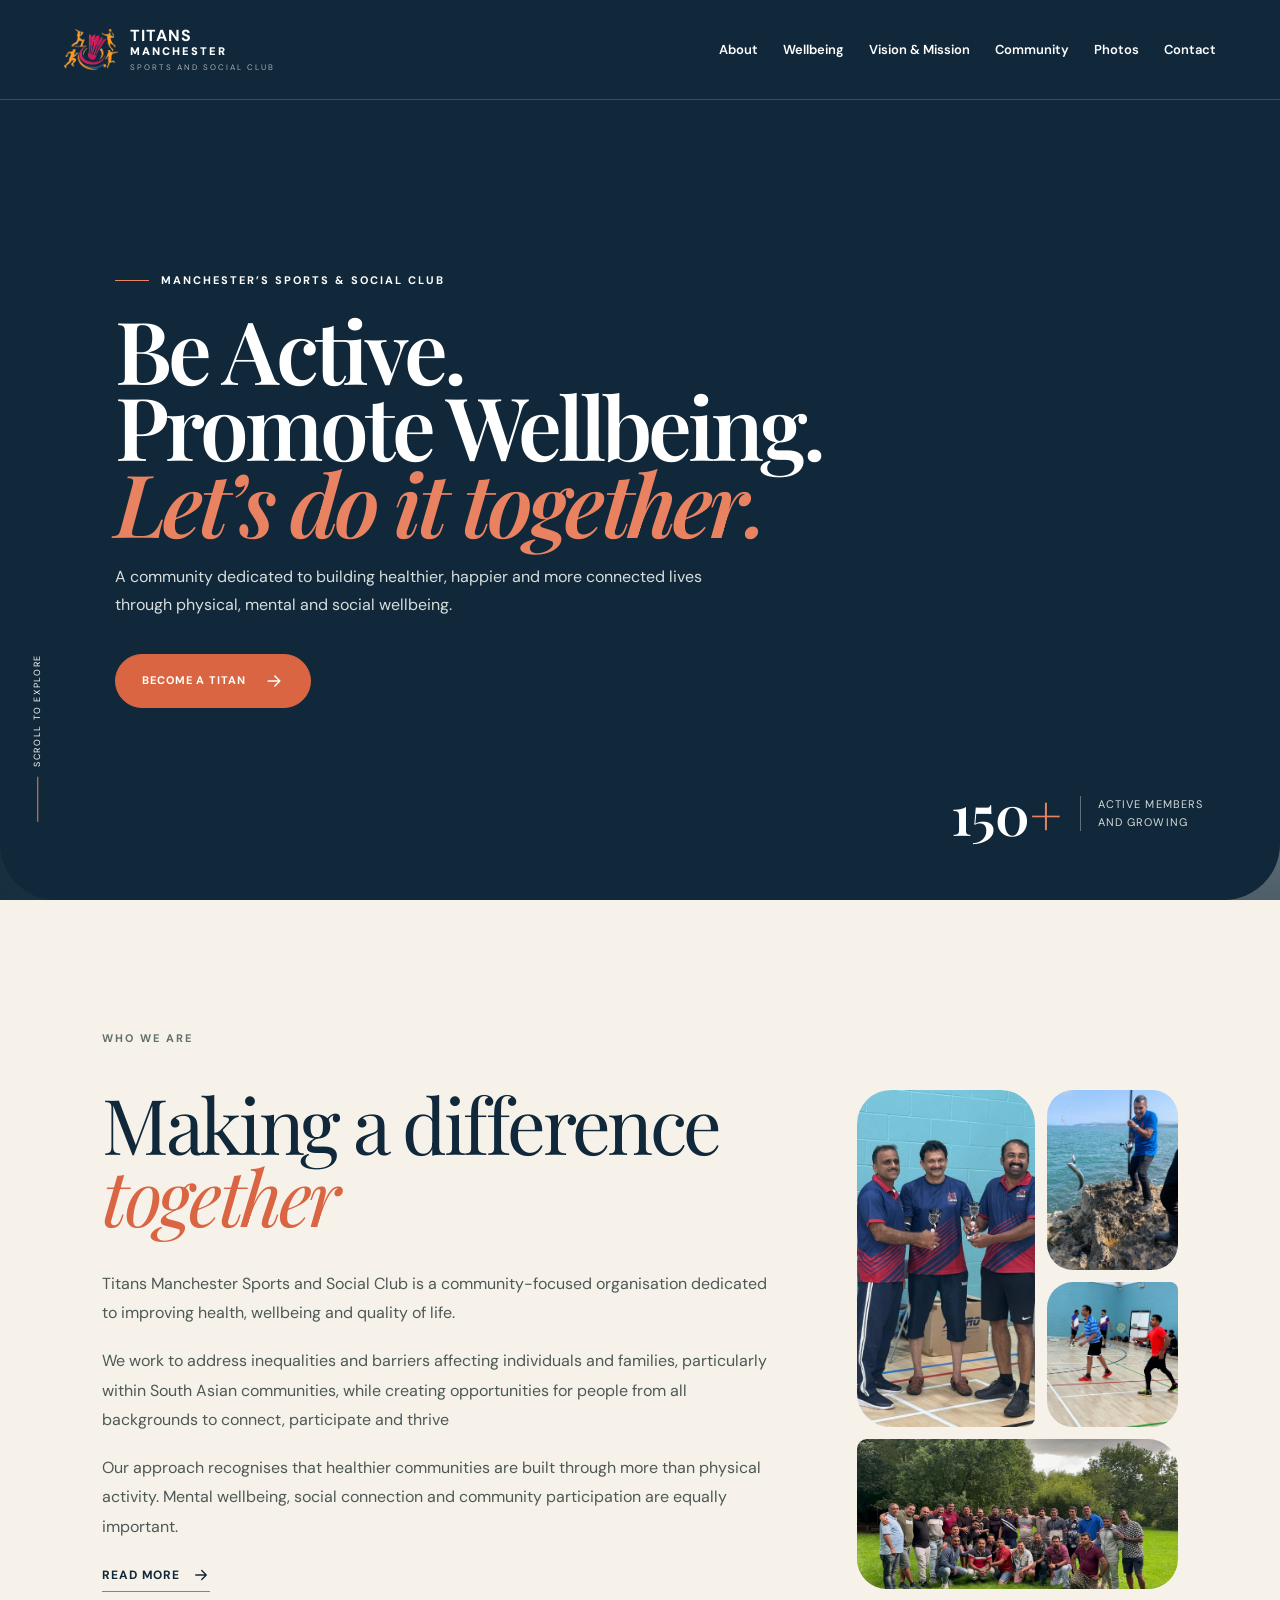
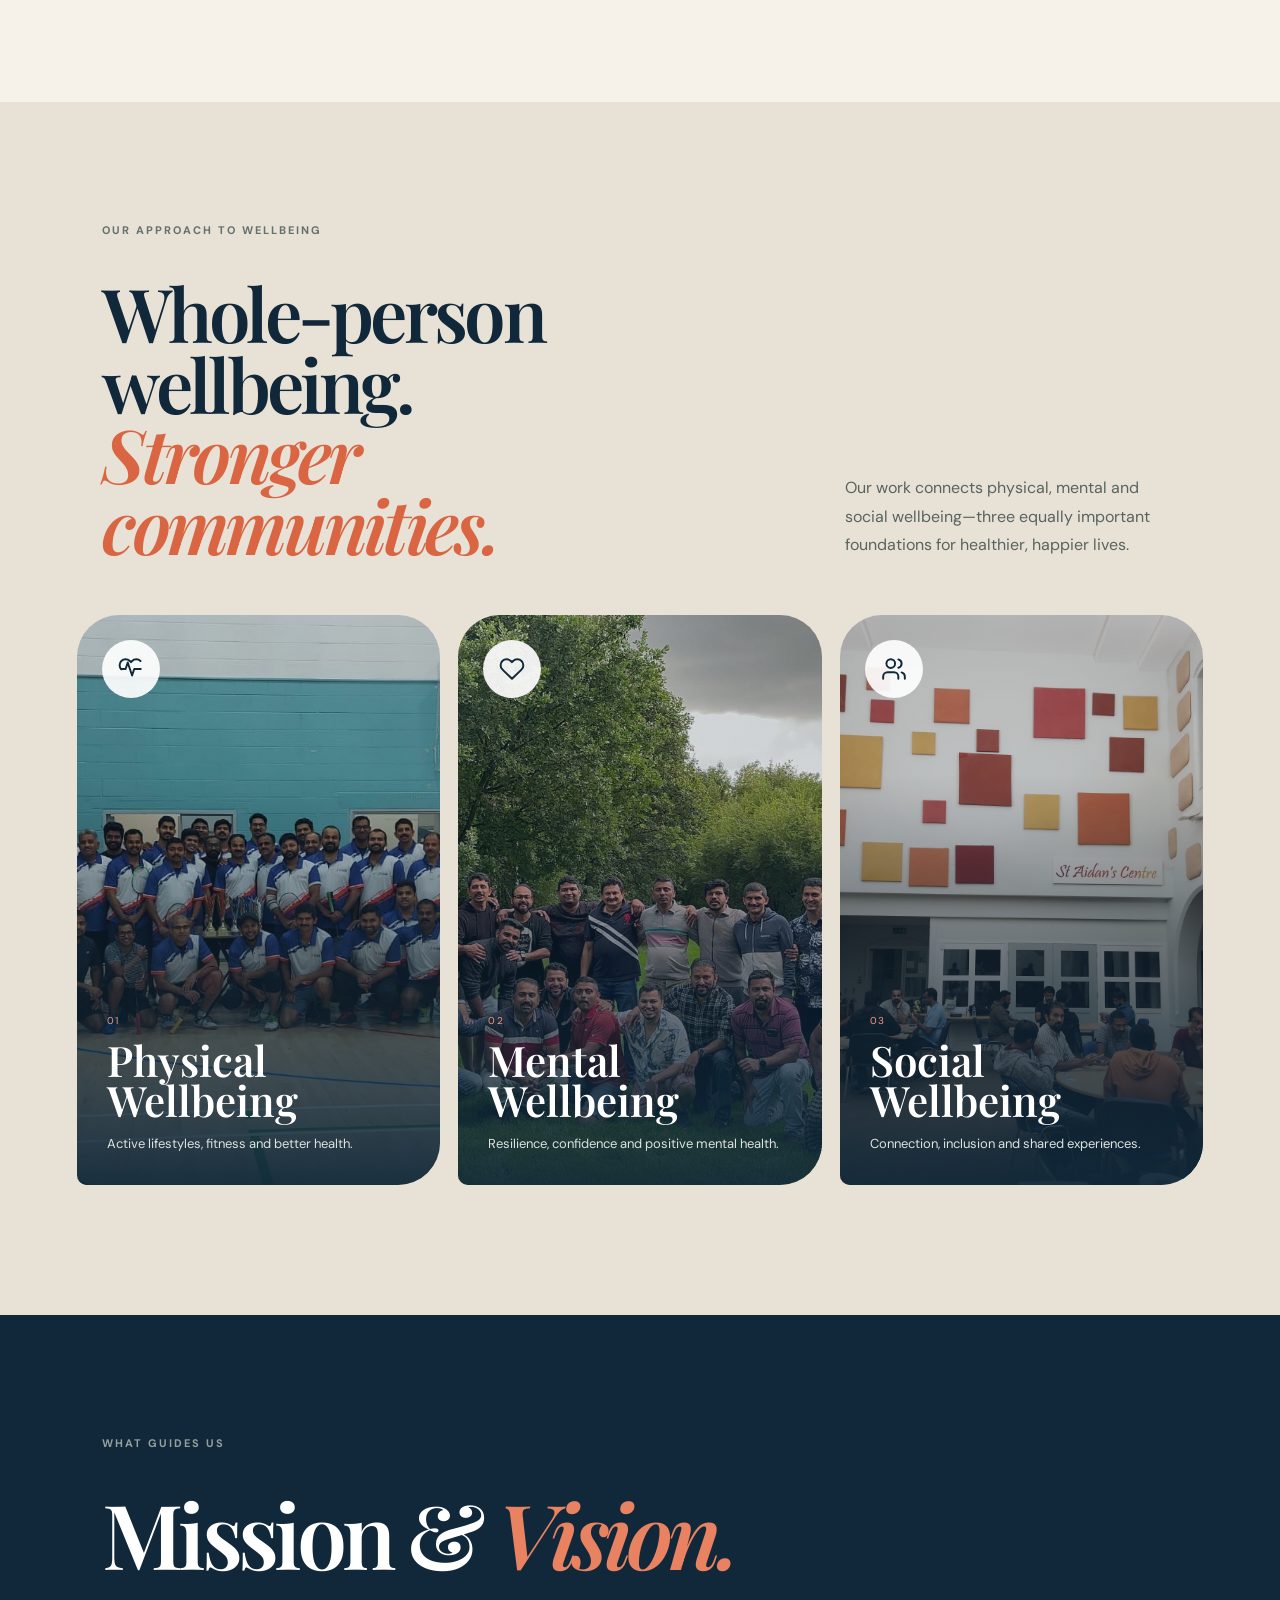
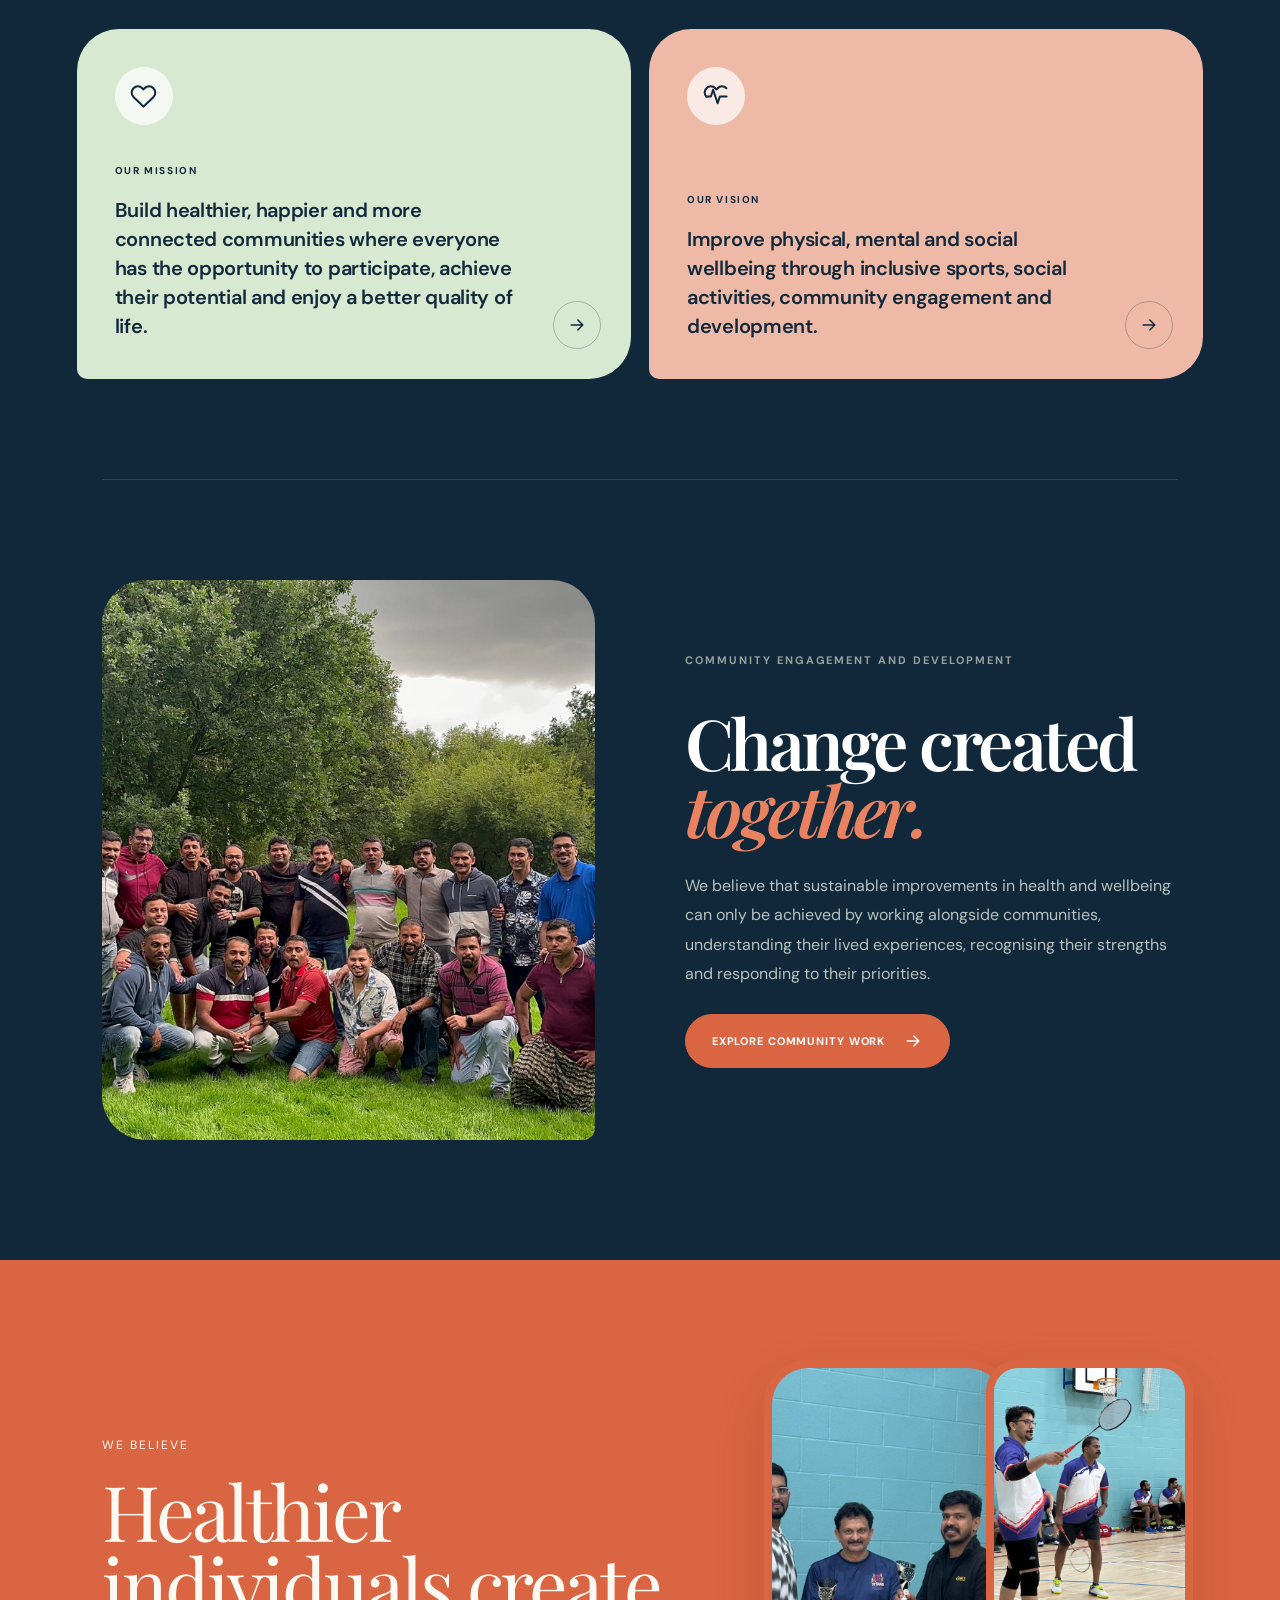
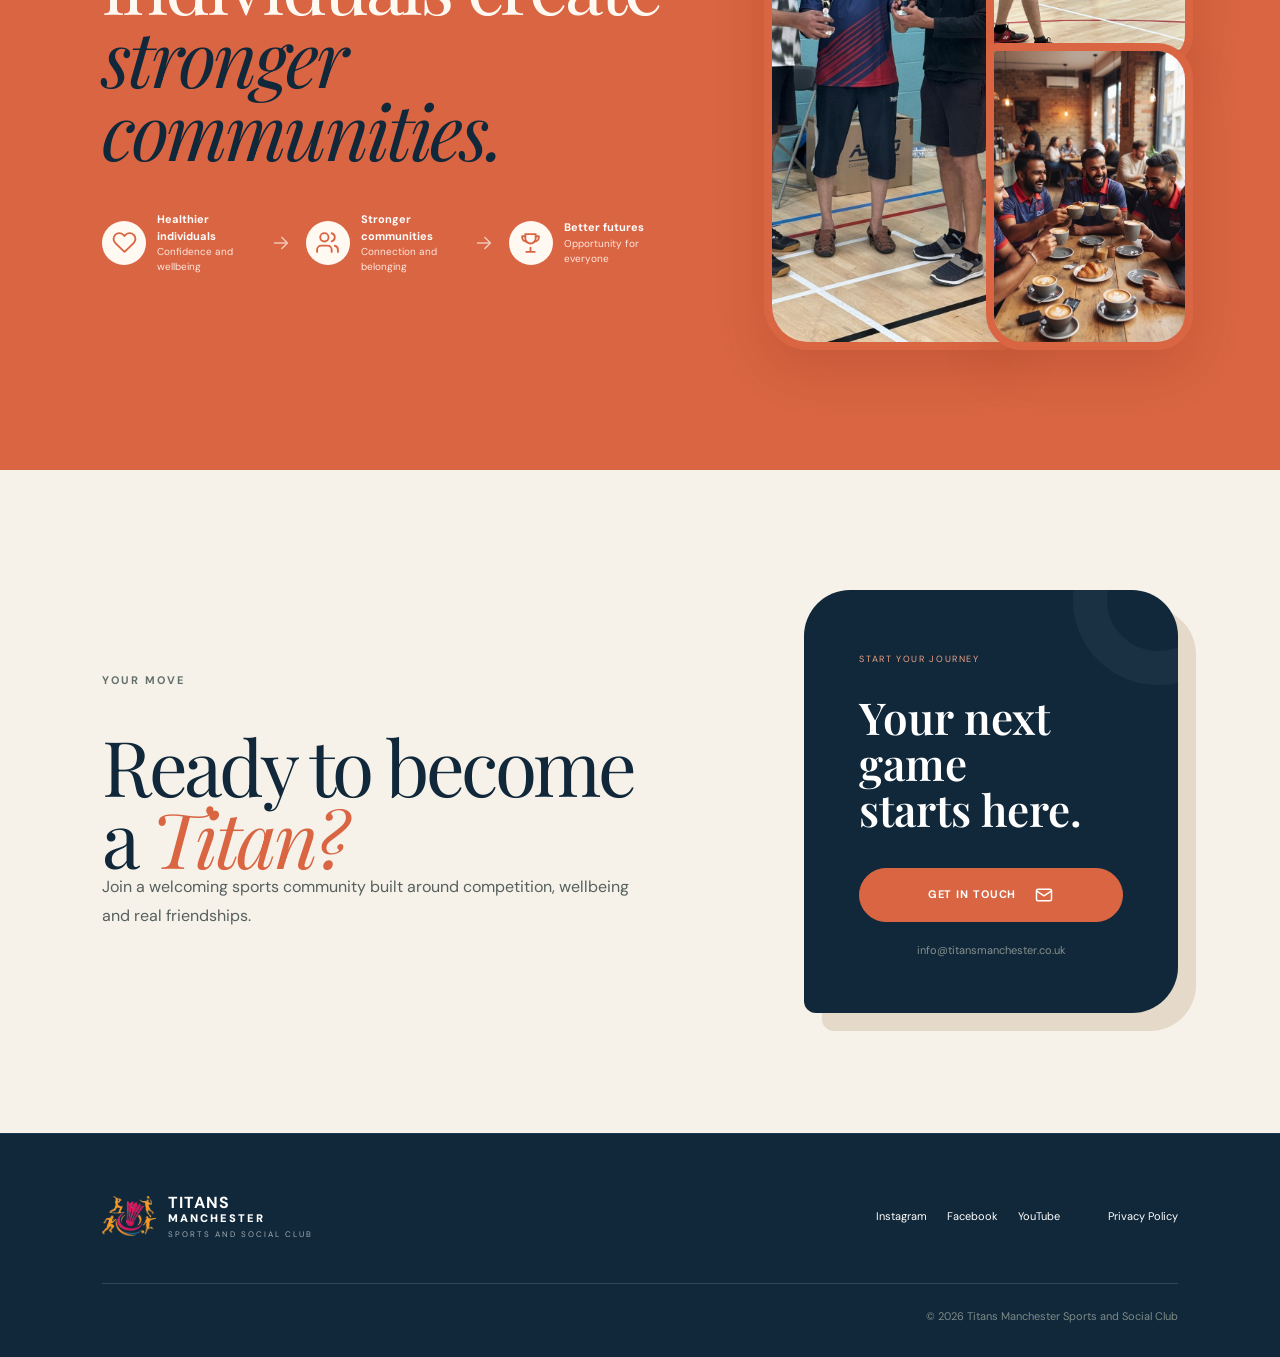
<file: index.html>
<!doctype html>
<html lang="en">
  <head>
    
    <meta charset="UTF-8" />
    <meta name="viewport" content="width=device-width, initial-scale=1.0" />
    <title>Titans Manchester Sports and Social Club</title>
    <link rel="shortcut icon" href="/favicon.png"><link rel="apple-touch-icon" sizes="180x180" href="/apple-touch-icon.png">
    <meta name="description" content="Titans Manchester Sports and Social Club is a community-focused organisation dedicated to improving health, wellbeing and quality of life through sport and social activities. We provide a welcoming environment for people of all ages and abilities to come together, connect, and enjoy a range of activities that promote physical and mental wellbeing.">
    <link rel="icon" href="/favicon.png">
    <meta property="og:title" content="Titans Manchester Sports and Social Club">
    <meta property="og:description" content="Titans Manchester Sports and Social Club is a community-focused organisation dedicated to improving health, wellbeing and quality of life through sport and social activities. We provide a welcoming environment for people of all ages and abilities to come together, connect, and enjoy a range of activities that promote physical and mental wellbeing.">
    <script type="module" crossorigin src="/assets/index-BgcDKJjH.js"></script>
    <link rel="stylesheet" crossorigin href="/assets/index-C2geTz8D.css">
    <link rel="canonical" href="https://titansmanchester.co.uk/">
  </head>
  <body>
    
    <div id="root"><link rel="preload" as="image" href="/titans-logo.png"/><link rel="preload" as="image" href="/prizes.jpeg"/><link rel="preload" as="image" href="/fishing.jpeg"/><link rel="preload" as="image" href="/players2.jpeg"/><link rel="preload" as="image" href="/community-running.jpg"/><link rel="preload" as="image" href="/group-badminton.jpeg"/><link rel="preload" as="image" href="/SocialWellbeing.jpeg"/><link rel="preload" as="image" href="/players-badminton3.jpeg"/><link rel="preload" as="image" href="/community-badminton.jpg"/><link rel="preload" as="image" href="/cafe-titan.jpg"/><main><nav class="nav "><a class="brand" href="#top" aria-label="Titans Manchester home"><img src="/titans-logo.png" alt=""/><span class="brand-name">TITANS<strong>MANCHESTER</strong><small>Sports and Social Club</small></span></a><div class="nav-links "><a href="/about">About</a><a href="/wellbeing">Wellbeing</a><a href="/vision">Vision &amp; Mission</a><a href="/community">Community</a><a href="/gallery">Photos</a><a href="/contact">Contact</a></div><button class="menu" aria-label="Toggle navigation"><svg width="25" height="25" viewBox="0 0 24 24" fill="none" stroke="currentColor" stroke-width="1.8" stroke-linecap="round" stroke-linejoin="round" aria-hidden="true"><path d="M4 7h16M4 12h16M4 17h16"></path></svg></button></nav><section class="hero" id="top"><video class="hero-video" autoPlay="" muted="" loop="" playsInline="" preload="metadata"><source src="/titans-hero.mp4" type="video/mp4"/></video><div class="hero-shade"></div><div class="hero-copy"><p class="eyebrow" data-reveal="true"><span></span> Manchester’s sports &amp; social club</p><h1 data-reveal="true">Be Active.<br/>Promote Wellbeing.<br/><em>Let’s do it together.</em></h1><p class="hero-text" data-reveal="true">A community dedicated to building healthier, happier and more connected lives through physical, mental and social wellbeing.</p><div class="hero-actions" data-reveal="true"><a href="/contact" class="button primary">Become a Titan <svg width="20" height="20" viewBox="0 0 24 24" fill="none" stroke="currentColor" stroke-width="1.8" stroke-linecap="round" stroke-linejoin="round" aria-hidden="true"><path d="M5 12h14M13 6l6 6-6 6"></path></svg></a></div></div><div class="hero-stat"><strong>150<span>+</span></strong><p>Active members<br/>and growing</p></div><div class="scroll-cue"><span></span> Scroll to explore</div></section><section class="intro" id="about"><div class="section-tag" data-reveal="true">Who we are</div><div class="intro-grid" id="community"><div class="intro-story" data-reveal="true"><h2>Making a difference <span>together</span></h2><div class="intro-content"><p>Titans Manchester Sports and Social Club is a community-focused organisation dedicated to improving health, wellbeing and quality of life.</p><p>We work to address inequalities and barriers affecting individuals and families, particularly within South Asian communities, while creating opportunities for people from all backgrounds to connect, participate and thrive</p><p>Our approach recognises that healthier communities are built through more than physical activity. Mental wellbeing, social connection and community participation are equally important.</p><a class="text-link" href="/about">read more <svg width="18" height="18" viewBox="0 0 24 24" fill="none" stroke="currentColor" stroke-width="1.8" stroke-linecap="round" stroke-linejoin="round" aria-hidden="true"><path d="M5 12h14M13 6l6 6-6 6"></path></svg></a></div></div><div class="community-gallery" data-reveal="true"><img src="/prizes.jpeg" alt="A group warming up and stretching together"/><img src="/fishing.jpeg" alt="Men  fishing together"/><img src="/players2.jpeg" alt="Players enjoying a badminton session together"/><img src="/community-running.jpg" alt="A group of men running in a park"/></div></div></section><section class="home-wellbeing"><div class="home-wellbeing-heading" data-reveal="true"><div><div class="section-tag">Our approach to wellbeing</div><h2>Whole-person wellbeing.<br/><span>Stronger communities.</span></h2></div><p>Our work connects physical, mental and social wellbeing—three equally important foundations for healthier, happier lives.</p></div><div class="home-pillar-grid"><a class="home-pillar-card" href="/wellbeing" data-reveal="true"><img src="/group-badminton.jpeg" alt="Fit Indian men running together outdoors"/><div class="home-pillar-shade"></div><div class="pillar-icon"><svg width="26" height="26" viewBox="0 0 24 24" fill="none" stroke="currentColor" stroke-width="1.8" stroke-linecap="round" stroke-linejoin="round" aria-hidden="true"><path d="M3 12h4l2-6 4 12 2-6h6"></path><path d="M20.8 4.6a5.5 5.5 0 0 0-7.8 0L12 5.7l-1.1-1.1a5.5 5.5 0 0 0-7.8 7.8"></path></svg></div><div><span>01</span><h3>Physical<br/>Wellbeing</h3><p>Active lifestyles, fitness and better health.</p></div></a><a class="home-pillar-card" href="/wellbeing" data-reveal="true"><img src="/community-running.jpg" alt="mindfulness"/><div class="home-pillar-shade"></div><div class="pillar-icon"><svg width="26" height="26" viewBox="0 0 24 24" fill="none" stroke="currentColor" stroke-width="1.8" stroke-linecap="round" stroke-linejoin="round" aria-hidden="true"><path d="M20.8 4.6a5.5 5.5 0 0 0-7.8 0L12 5.7l-1.1-1.1a5.5 5.5 0 0 0-7.8 7.8l1.1 1.1L12 21l7.8-7.5 1.1-1.1a5.5 5.5 0 0 0-.1-7.8Z"></path></svg></div><div><span>02</span><h3>Mental<br/>Wellbeing</h3><p>Resilience, confidence and positive mental health.</p></div></a><a class="home-pillar-card" href="/wellbeing" data-reveal="true"><img src="/SocialWellbeing.jpeg" alt="Happy friends connecting over coffee"/><div class="home-pillar-shade"></div><div class="pillar-icon"><svg width="26" height="26" viewBox="0 0 24 24" fill="none" stroke="currentColor" stroke-width="1.8" stroke-linecap="round" stroke-linejoin="round" aria-hidden="true"><path d="M16 21v-2a4 4 0 0 0-4-4H6a4 4 0 0 0-4 4v2"></path><circle cx="9" cy="7" r="4"></circle><path d="M22 21v-2a4 4 0 0 0-3-3.87M16 3.13a4 4 0 0 1 0 7.75"></path></svg></div><div><span>03</span><h3>Social<br/>Wellbeing</h3><p>Connection, inclusion and shared experiences.</p></div></a></div></section><section class="home-purpose-section" id="activities"><div class="home-purpose-heading" data-reveal="true"><div class="section-tag light">What guides us</div><h2>Mission &amp; <span>Vision.</span></h2></div><div class="home-purpose-grid"><a class="home-purpose-card mission" href="/vision" data-reveal="true"><div class="pillar-icon"><svg width="27" height="27" viewBox="0 0 24 24" fill="none" stroke="currentColor" stroke-width="1.8" stroke-linecap="round" stroke-linejoin="round" aria-hidden="true"><path d="M20.8 4.6a5.5 5.5 0 0 0-7.8 0L12 5.7l-1.1-1.1a5.5 5.5 0 0 0-7.8 7.8l1.1 1.1L12 21l7.8-7.5 1.1-1.1a5.5 5.5 0 0 0-.1-7.8Z"></path></svg></div><span>Our Mission</span><h4>Build healthier, happier and more connected communities where everyone has the opportunity to participate, achieve their potential and enjoy a better quality of life.</h4><div class="purpose-arrow"><svg width="20" height="20" viewBox="0 0 24 24" fill="none" stroke="currentColor" stroke-width="1.8" stroke-linecap="round" stroke-linejoin="round" aria-hidden="true"><path d="M5 12h14M13 6l6 6-6 6"></path></svg></div></a><a class="home-purpose-card vision" href="/vision" data-reveal="true"><div class="pillar-icon"><svg width="27" height="27" viewBox="0 0 24 24" fill="none" stroke="currentColor" stroke-width="1.8" stroke-linecap="round" stroke-linejoin="round" aria-hidden="true"><path d="M3 12h4l2-6 4 12 2-6h6"></path><path d="M20.8 4.6a5.5 5.5 0 0 0-7.8 0L12 5.7l-1.1-1.1a5.5 5.5 0 0 0-7.8 7.8"></path></svg></div><span>Our Vision</span><h4>Improve physical, mental and social wellbeing through inclusive sports, social activities, community engagement and development.</h4><div class="purpose-arrow"><svg width="20" height="20" viewBox="0 0 24 24" fill="none" stroke="currentColor" stroke-width="1.8" stroke-linecap="round" stroke-linejoin="round" aria-hidden="true"><path d="M5 12h14M13 6l6 6-6 6"></path></svg></div></a></div><div class="home-community-block"><div class="home-community-image" data-reveal="true"><img src="/community-running.jpg" alt="Community members running together through a park"/></div><div class="home-community-copy" data-reveal="true"><div class="section-tag light">Community Engagement and Development</div><h2>Change created <span>together.</span></h2><p>We believe that sustainable improvements in health and wellbeing can only be achieved by working alongside communities, understanding their lived experiences, recognising their strengths and responding to their priorities.</p><a class="button primary" href="/community">Explore community work <svg width="20" height="20" viewBox="0 0 24 24" fill="none" stroke="currentColor" stroke-width="1.8" stroke-linecap="round" stroke-linejoin="round" aria-hidden="true"><path d="M5 12h14M13 6l6 6-6 6"></path></svg></a></div></div></section><section class="manifesto"><div class="manifesto-inner"><div class="manifesto-copy" data-reveal="true"><p>We Believe</p><h2 class="belief-headline">Healthier individuals create <span>stronger communities.</span></h2><div class="belief-flow"><div><i><svg width="25" height="25" viewBox="0 0 24 24" fill="none" stroke="currentColor" stroke-width="1.8" stroke-linecap="round" stroke-linejoin="round" aria-hidden="true"><path d="M20.8 4.6a5.5 5.5 0 0 0-7.8 0L12 5.7l-1.1-1.1a5.5 5.5 0 0 0-7.8 7.8l1.1 1.1L12 21l7.8-7.5 1.1-1.1a5.5 5.5 0 0 0-.1-7.8Z"></path></svg></i><span><b>Healthier individuals</b>Confidence and wellbeing</span></div><svg width="22" height="22" viewBox="0 0 24 24" fill="none" stroke="currentColor" stroke-width="1.8" stroke-linecap="round" stroke-linejoin="round" aria-hidden="true"><path d="M5 12h14M13 6l6 6-6 6"></path></svg><div><i><svg width="25" height="25" viewBox="0 0 24 24" fill="none" stroke="currentColor" stroke-width="1.8" stroke-linecap="round" stroke-linejoin="round" aria-hidden="true"><path d="M16 21v-2a4 4 0 0 0-4-4H6a4 4 0 0 0-4 4v2"></path><circle cx="9" cy="7" r="4"></circle><path d="M22 21v-2a4 4 0 0 0-3-3.87M16 3.13a4 4 0 0 1 0 7.75"></path></svg></i><span><b>Stronger communities</b>Connection and belonging</span></div><svg width="22" height="22" viewBox="0 0 24 24" fill="none" stroke="currentColor" stroke-width="1.8" stroke-linecap="round" stroke-linejoin="round" aria-hidden="true"><path d="M5 12h14M13 6l6 6-6 6"></path></svg><div><i><svg width="25" height="25" viewBox="0 0 24 24" fill="none" stroke="currentColor" stroke-width="1.8" stroke-linecap="round" stroke-linejoin="round" aria-hidden="true"><path d="M8 21h8M12 17v4M7 4h10v4a5 5 0 0 1-10 0V4Z"></path><path d="M7 6H4v1a4 4 0 0 0 4 4M17 6h3v1a4 4 0 0 1-4 4"></path></svg></i><span><b>Better futures</b>Opportunity for everyone</span></div></div></div><div class="manifesto-image" data-reveal="true"><div class="manifesto-collage"><img src="/players-badminton3.jpeg" alt="A healthy and connected community running together"/><img src="/community-badminton.jpg" alt="Members playing badminton together"/><img src="/cafe-titan.jpg" alt="Friends sharing a happy social moment"/></div></div></div></section><section class="join" id="join"><div class="join-copy" data-reveal="true"><div class="section-tag">Your move</div><h2>Ready to become<br/>a <span>Titan?</span></h2><p>Join a welcoming sports community built around competition, wellbeing and real friendships.</p></div><div class="join-card" data-reveal="true"><span class="join-label">Start your journey</span><h3>Your next game<br/>starts here.</h3><a href="/contact" class="button primary">Get in touch <svg width="20" height="20" viewBox="0 0 24 24" fill="none" stroke="currentColor" stroke-width="1.8" stroke-linecap="round" stroke-linejoin="round" aria-hidden="true"><rect x="3" y="5" width="18" height="14" rx="2"></rect><path d="m3 7 9 6 9-6"></path></svg></a><p><a href="mailto:info@titansmanchester.co.uk">info@titansmanchester.co.uk</a></p></div></section><footer id="contact"><a class="brand" href="#top"><img src="/titans-logo.png" alt=""/><span class="brand-name">TITANS<strong>MANCHESTER</strong><small>Sports and Social Club</small></span></a><div><a href="#">Instagram</a><a href="#">Facebook</a><a href="#">YouTube</a></div><div class="footer-legal"><a href="/privacy">Privacy Policy</a></div><p class="footer-copyright">© <!-- -->2026<!-- --> Titans Manchester Sports and Social Club</p></footer></main></div>
    
  </body>
</html>
</file>
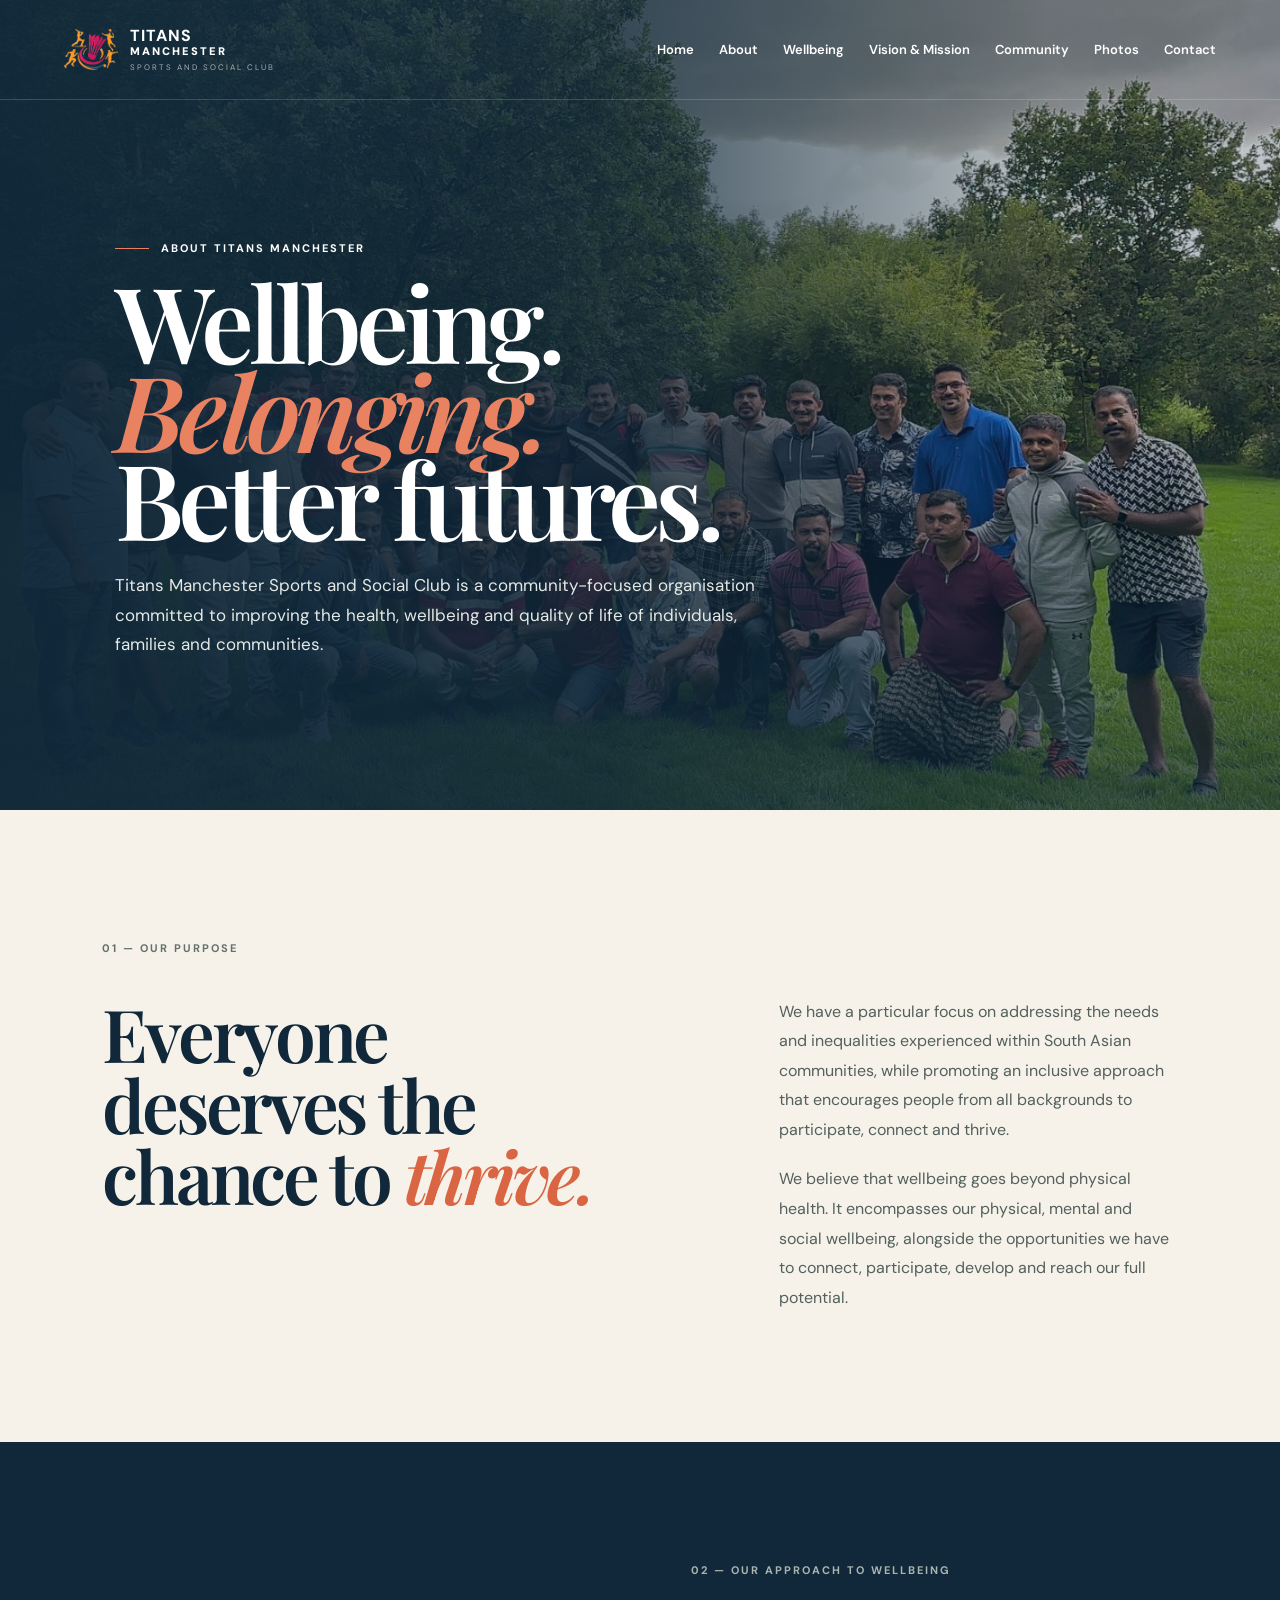
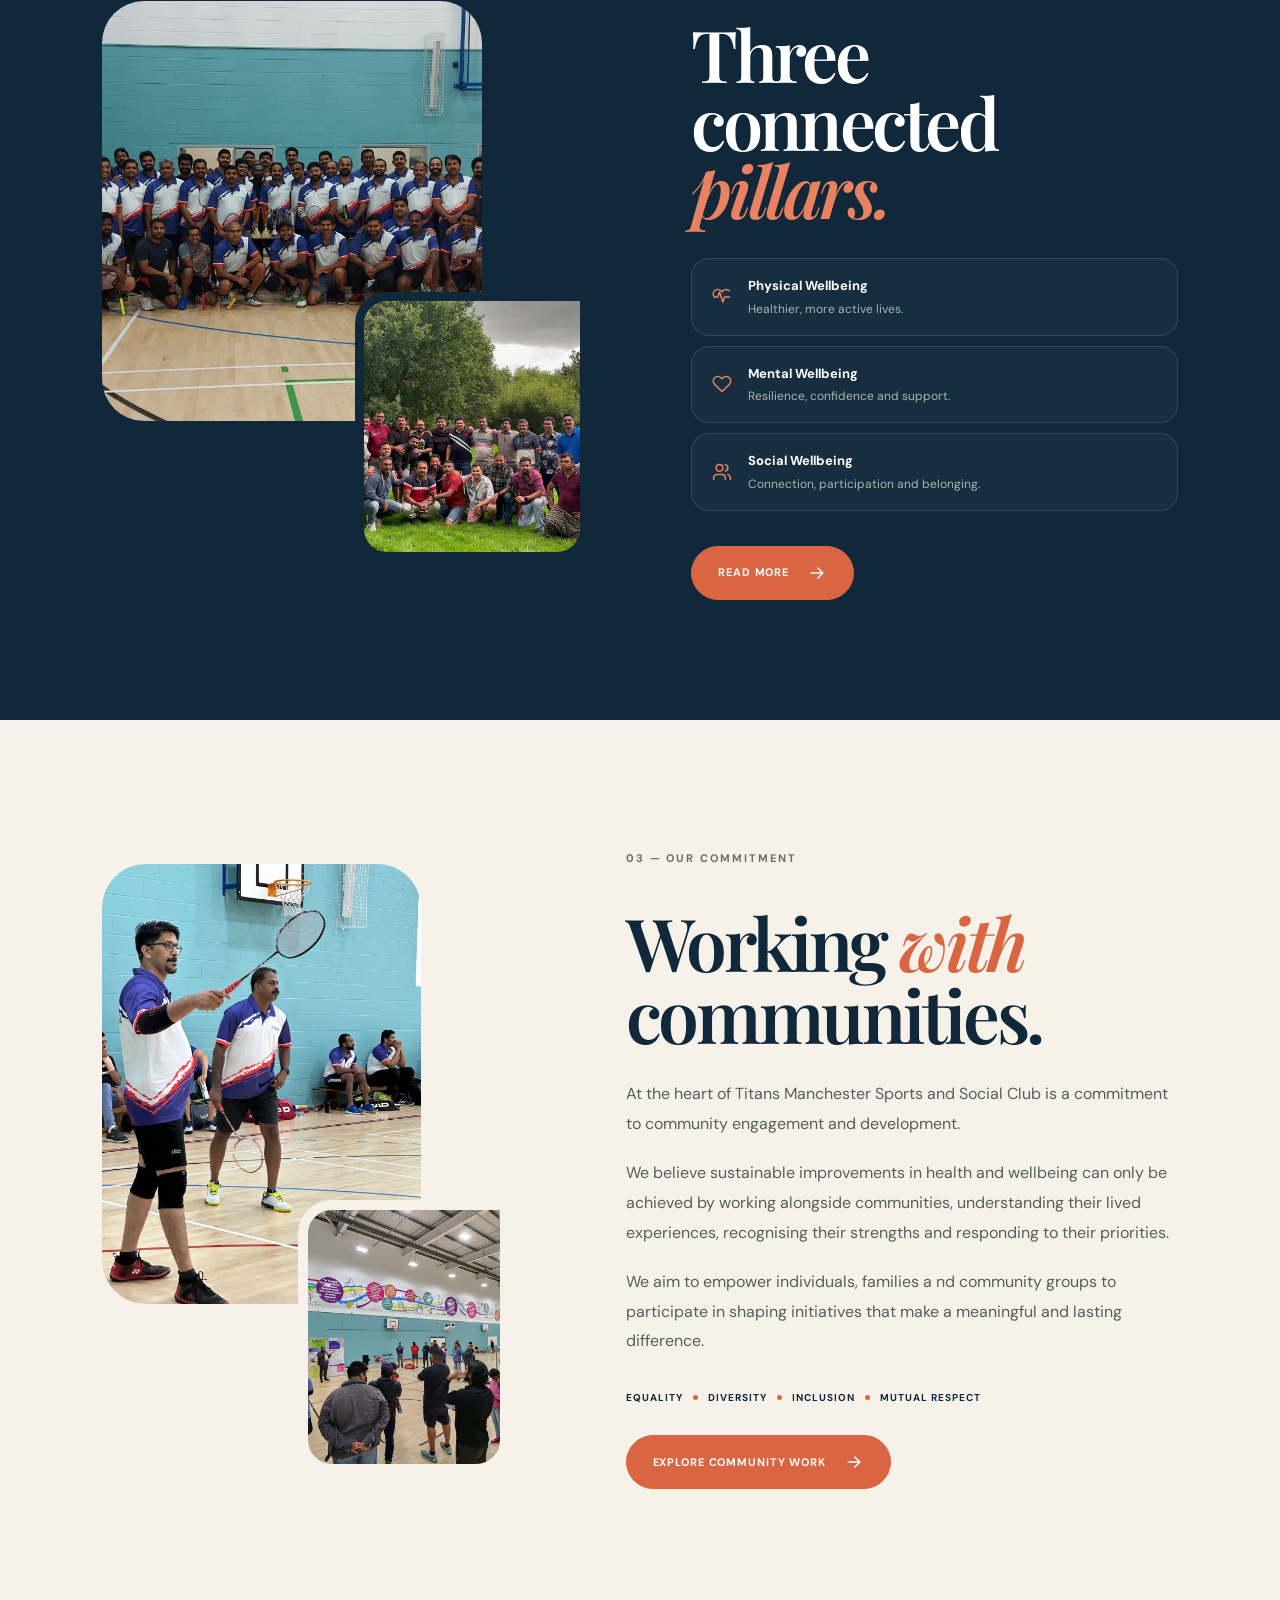
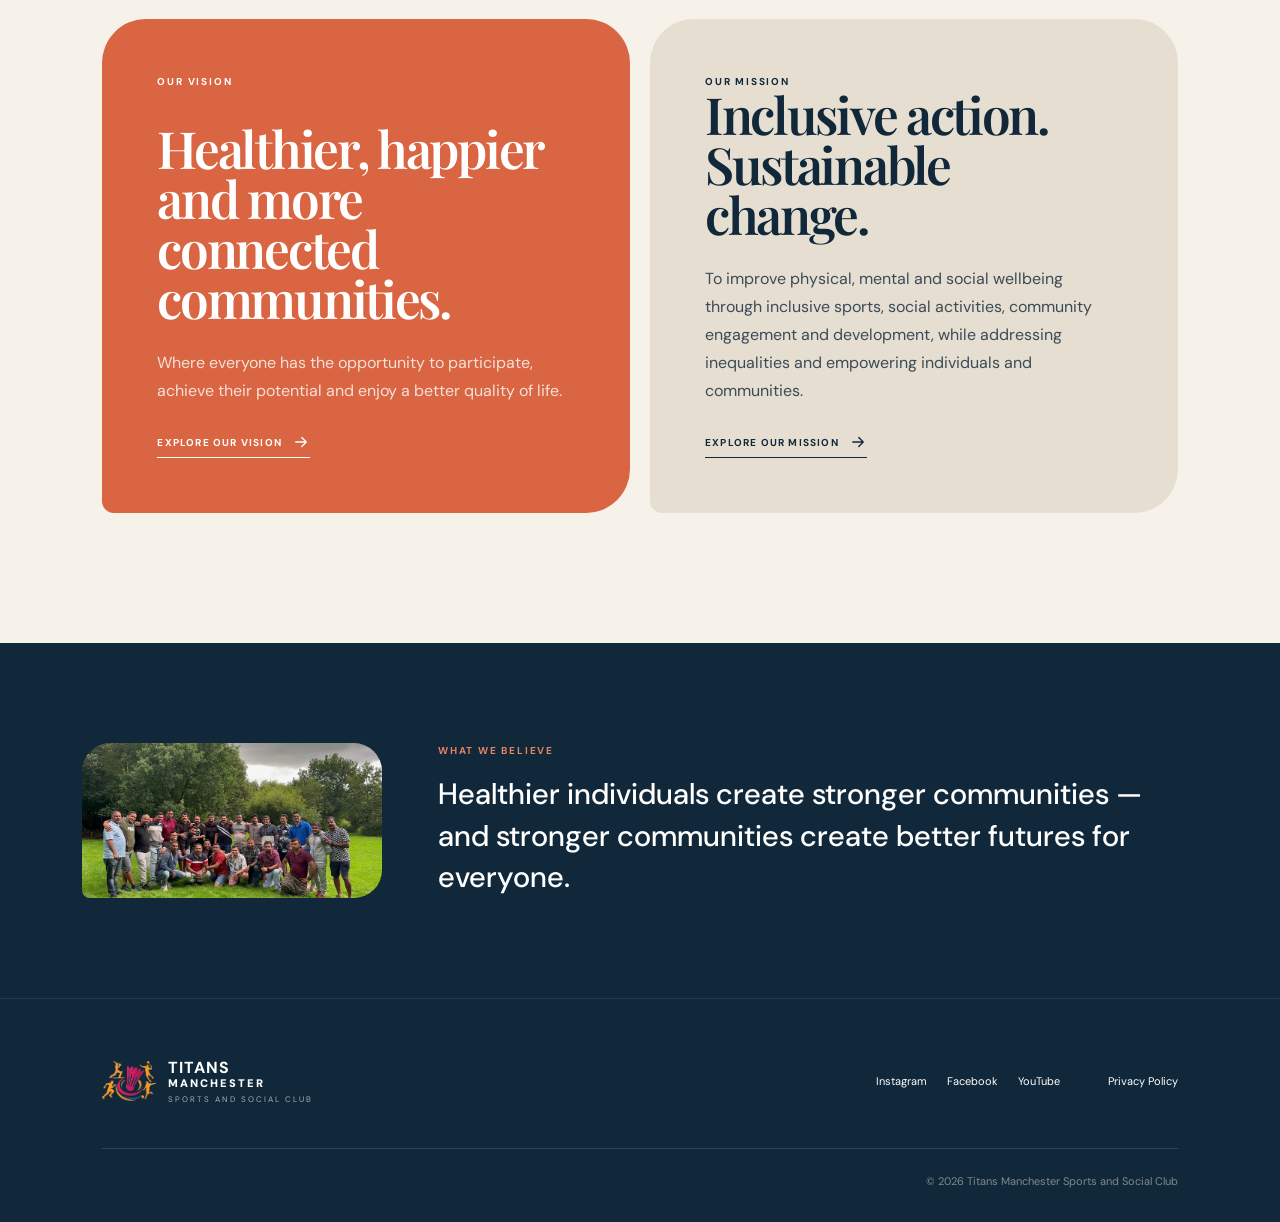
<file: about.html>
<!doctype html>
<html lang="en">
  <head>
    
    <meta charset="UTF-8" />
    <meta name="viewport" content="width=device-width, initial-scale=1.0" />
    <title>About Us | Titans Manchester Sports and Social Club</title>
    <link rel="shortcut icon" href="/favicon.png"><link rel="apple-touch-icon" sizes="180x180" href="/apple-touch-icon.png">
    <meta name="description" content="Who we are: a community-focused sports and social club improving physical, mental and social wellbeing, with a particular focus on South Asian communities in Manchester.">
    <link rel="icon" href="/favicon.png">
    <meta property="og:title" content="About Us | Titans Manchester Sports and Social Club">
    <meta property="og:description" content="Who we are: a community-focused sports and social club improving physical, mental and social wellbeing, with a particular focus on South Asian communities in Manchester.">
    <script type="module" crossorigin src="/assets/index-BgcDKJjH.js"></script>
    <link rel="stylesheet" crossorigin href="/assets/index-C2geTz8D.css">
    <link rel="canonical" href="https://titansmanchester.co.uk/about">
  </head>
  <body>
    
    <div id="root"><link rel="preload" as="image" href="/titans-logo.png"/><link rel="preload" as="image" href="/community-running.jpg"/><link rel="preload" as="image" href="/group-badminton.jpeg"/><link rel="preload" as="image" href="/community-badminton.jpg"/><link rel="preload" as="image" href="/warmup.jpeg"/><link rel="preload" as="image" href="/gallery/outdoor-group-photo-01.jpg"/><main class="about-page"><nav class="nav "><a class="brand" href="/" aria-label="Titans Manchester home"><img src="/titans-logo.png" alt=""/><span class="brand-name">TITANS<strong>MANCHESTER</strong><small>Sports and Social Club</small></span></a><div class="nav-links "><a href="/">Home</a><a href="/about">About</a><a href="/wellbeing">Wellbeing</a><a href="/vision">Vision &amp; Mission</a><a href="/community">Community</a><a href="/gallery">Photos</a><a href="/contact">Contact</a></div><button class="menu" aria-label="Toggle navigation"><svg width="25" height="25" viewBox="0 0 24 24" fill="none" stroke="currentColor" stroke-width="1.8" stroke-linecap="round" stroke-linejoin="round" aria-hidden="true"><path d="M4 7h16M4 12h16M4 17h16"></path></svg></button></nav><section class="about-hero" id="top"><img src="/community-running.jpg" alt="Members of the community running together in a park"/><div class="about-hero-shade"></div><div class="about-hero-copy"><p class="eyebrow" data-reveal="true"><span></span> About Titans Manchester</p><h1 data-reveal="true">Wellbeing.<br/><em>Belonging.</em><br/>Better futures.</h1><p data-reveal="true">Titans Manchester Sports and Social Club is a community-focused organisation committed to improving the health, wellbeing and quality of life of individuals, families and communities.</p></div></section><section class="about-intro"><div class="section-tag" data-reveal="true">01 — Our purpose</div><div class="about-intro-grid"><h2 data-reveal="true">Everyone deserves the chance to <span>thrive.</span></h2><div class="about-prose" data-reveal="true"><p>We have a particular focus on addressing the needs and inequalities experienced within South Asian communities, while promoting an inclusive approach that encourages people from all backgrounds to participate, connect and thrive.</p><p>We believe that wellbeing goes beyond physical health. It encompasses our physical, mental and social wellbeing, alongside the opportunities we have to connect, participate, develop and reach our full potential.</p></div></div></section><section class="about-wellbeing"><div class="about-wellbeing-images" data-reveal="true"><img src="/group-badminton.jpeg" alt="Men playing badminton together"/><img src="/community-running.jpg" alt="  mindfulness"/></div><div class="about-wellbeing-copy" data-reveal="true"><div class="section-tag">02 — Our approach to wellbeing</div><h2>Three connected<br/><span>pillars.</span></h2><div class="wellbeing-points"><div><svg width="20" height="20" viewBox="0 0 24 24" fill="none" stroke="currentColor" stroke-width="1.8" stroke-linecap="round" stroke-linejoin="round" aria-hidden="true"><path d="M3 12h4l2-6 4 12 2-6h6"></path><path d="M20.8 4.6a5.5 5.5 0 0 0-7.8 0L12 5.7l-1.1-1.1a5.5 5.5 0 0 0-7.8 7.8"></path></svg><span><b>Physical Wellbeing</b>Healthier, more active lives.</span></div><div><svg width="20" height="20" viewBox="0 0 24 24" fill="none" stroke="currentColor" stroke-width="1.8" stroke-linecap="round" stroke-linejoin="round" aria-hidden="true"><path d="M20.8 4.6a5.5 5.5 0 0 0-7.8 0L12 5.7l-1.1-1.1a5.5 5.5 0 0 0-7.8 7.8l1.1 1.1L12 21l7.8-7.5 1.1-1.1a5.5 5.5 0 0 0-.1-7.8Z"></path></svg><span><b>Mental Wellbeing</b>Resilience, confidence and support.</span></div><div><svg width="20" height="20" viewBox="0 0 24 24" fill="none" stroke="currentColor" stroke-width="1.8" stroke-linecap="round" stroke-linejoin="round" aria-hidden="true"><path d="M16 21v-2a4 4 0 0 0-4-4H6a4 4 0 0 0-4 4v2"></path><circle cx="9" cy="7" r="4"></circle><path d="M22 21v-2a4 4 0 0 0-3-3.87M16 3.13a4 4 0 0 1 0 7.75"></path></svg><span><b>Social Wellbeing</b>Connection, participation and belonging.</span></div></div><a class="button primary" href="/wellbeing">Read more <svg width="20" height="20" viewBox="0 0 24 24" fill="none" stroke="currentColor" stroke-width="1.8" stroke-linecap="round" stroke-linejoin="round" aria-hidden="true"><path d="M5 12h14M13 6l6 6-6 6"></path></svg></a></div></section><section class="commitment-section"><div class="commitment-images" data-reveal="true"><img src="/community-badminton.jpg" alt="Community members playing badminton"/><img src="/warmup.jpeg" alt="A community group warming up together"/></div><div class="commitment-copy" data-reveal="true"><div class="section-tag">03 — Our commitment</div><h2>Working <span>with</span> communities.</h2><p>At the heart of Titans Manchester Sports and Social Club is a commitment to community engagement and development.</p><p>We believe sustainable improvements in health and wellbeing can only be achieved by working alongside communities, understanding their lived experiences, recognising their strengths and responding to their priorities.</p><p>We aim to empower individuals, families a nd community groups to participate in shaping initiatives that make a meaningful and lasting difference.</p><div class="values-line">Equality <i></i> Diversity <i></i> Inclusion <i></i> Mutual respect</div><a class="button primary commitment-link" href="/community">Explore community work <svg width="20" height="20" viewBox="0 0 24 24" fill="none" stroke="currentColor" stroke-width="1.8" stroke-linecap="round" stroke-linejoin="round" aria-hidden="true"><path d="M5 12h14M13 6l6 6-6 6"></path></svg></a></div></section><section class="vision-section"><div class="vision-card" data-reveal="true"><span>Our Vision</span><h2>Healthier, happier and more connected communities.</h2><p>Where everyone has the opportunity to participate, achieve their potential and enjoy a better quality of life.</p><a href="/vision">Explore our vision <svg width="18" height="18" viewBox="0 0 24 24" fill="none" stroke="currentColor" stroke-width="1.8" stroke-linecap="round" stroke-linejoin="round" aria-hidden="true"><path d="M5 12h14M13 6l6 6-6 6"></path></svg></a></div><div class="mission-card" data-reveal="true"><span>Our Mission</span><h2>Inclusive action. Sustainable change.</h2><p>To improve physical, mental and social wellbeing through inclusive sports, social activities, community engagement and development, while addressing inequalities and empowering individuals and communities.</p><a href="/vision">Explore our mission <svg width="18" height="18" viewBox="0 0 24 24" fill="none" stroke="currentColor" stroke-width="1.8" stroke-linecap="round" stroke-linejoin="round" aria-hidden="true"><path d="M5 12h14M13 6l6 6-6 6"></path></svg></a></div></section><section class="belief-section" data-reveal="true"><img src="/gallery/outdoor-group-photo-01.jpg" alt="Titans members together for an outdoor group photo"/><div><span>What we believe</span><h2>Healthier individuals create stronger communities — and stronger communities create better futures for everyone.</h2></div></section><footer id="contact"><a class="brand" href="/"><img src="/titans-logo.png" alt=""/><span class="brand-name">TITANS<strong>MANCHESTER</strong><small>Sports and Social Club</small></span></a><div><a href="#">Instagram</a><a href="#">Facebook</a><a href="#">YouTube</a></div><div class="footer-legal"><a href="/privacy">Privacy Policy</a></div><p class="footer-copyright">© <!-- -->2026<!-- --> Titans Manchester Sports and Social Club</p></footer></main></div>
    
  </body>
</html>
</file>
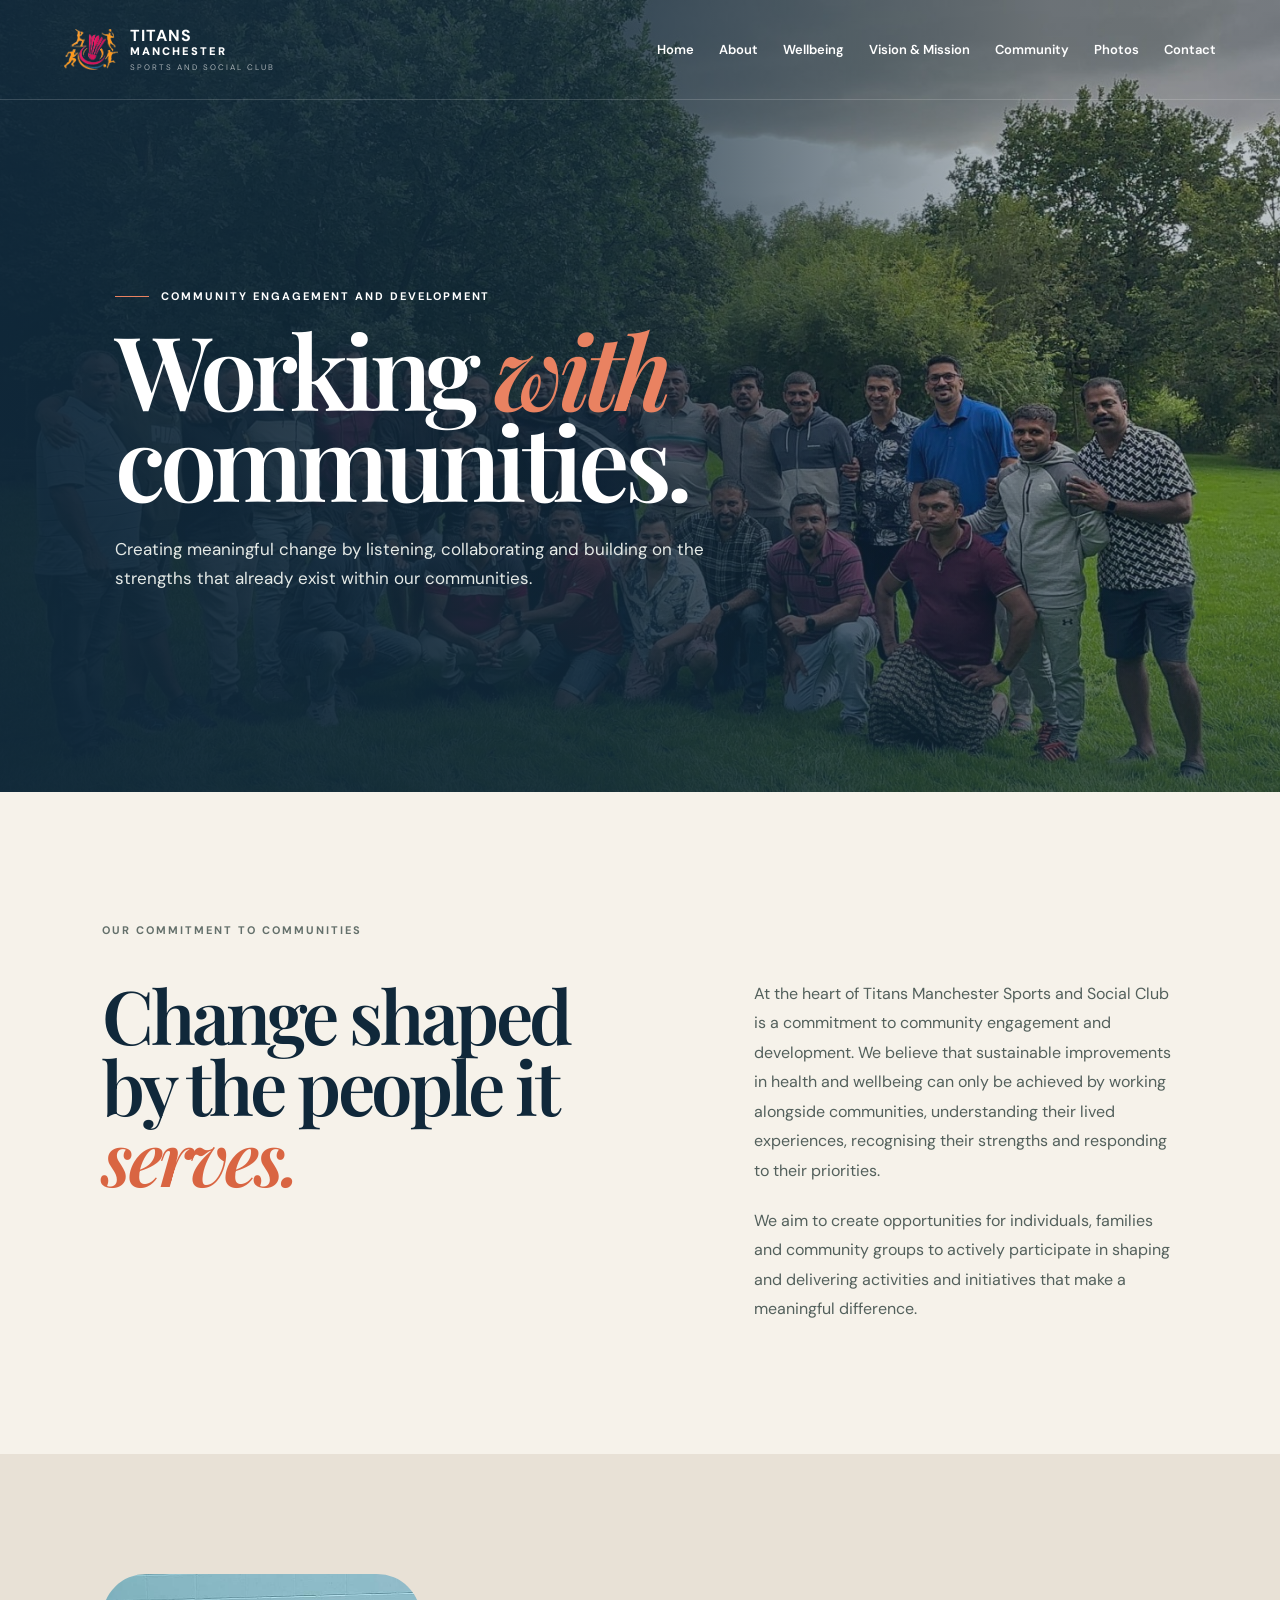
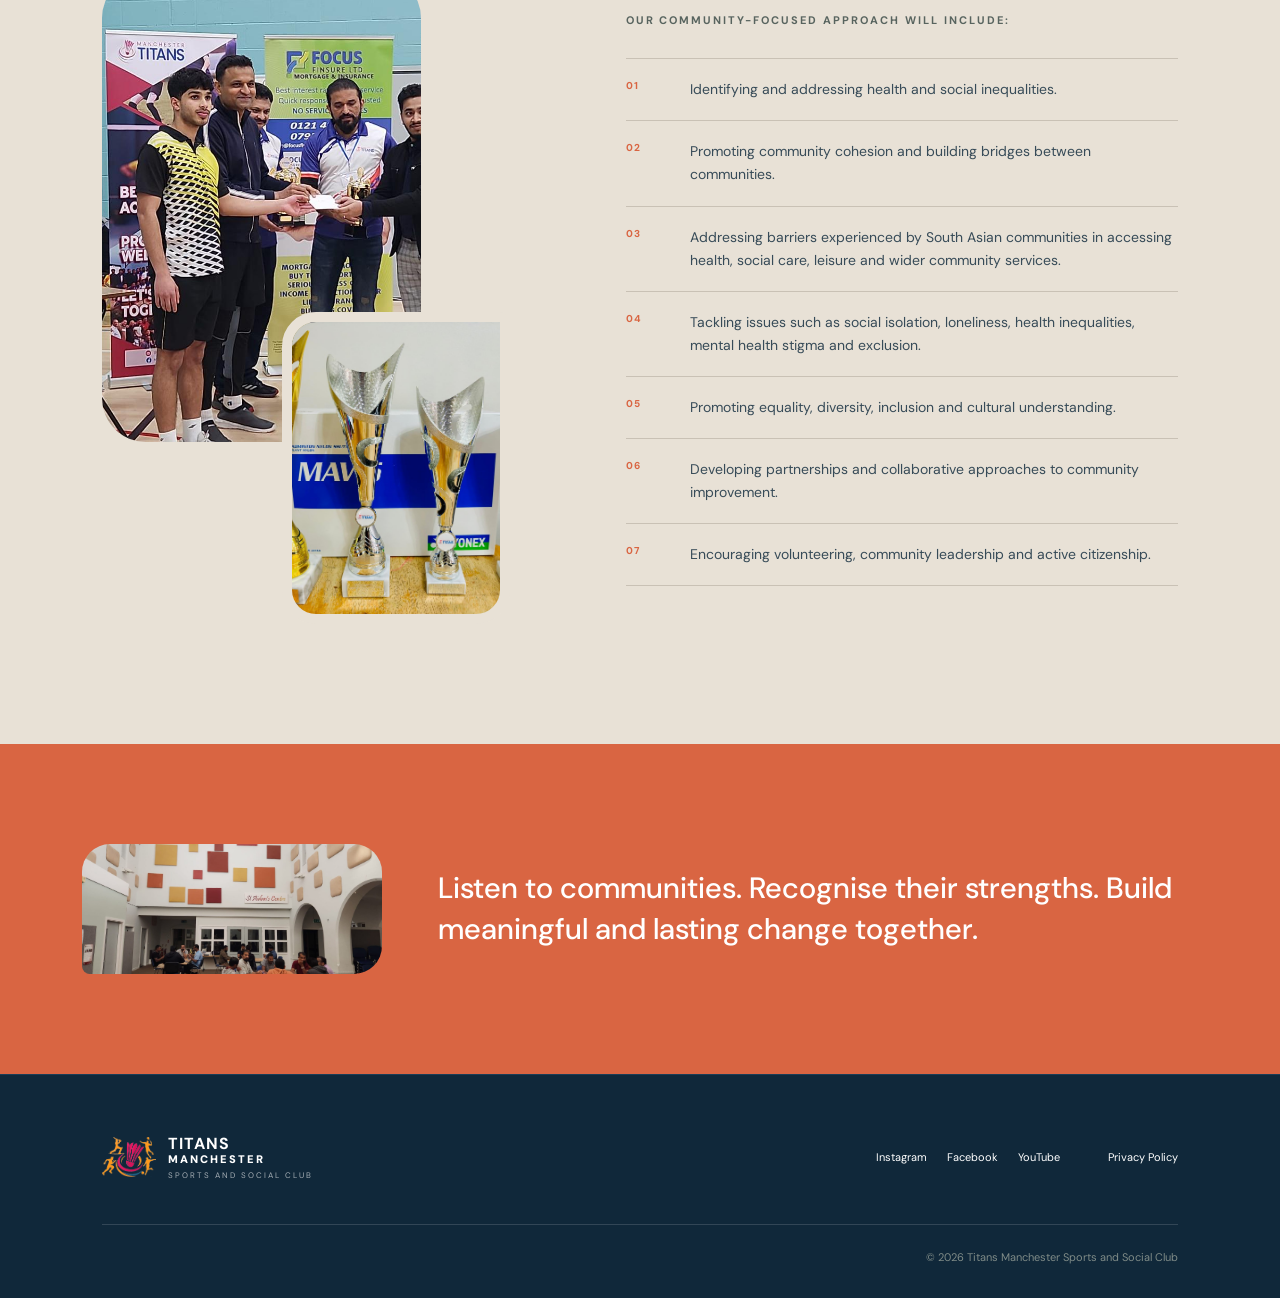
<file: community.html>
<!doctype html>
<html lang="en">
  <head>
    
    <meta charset="UTF-8" />
    <meta name="viewport" content="width=device-width, initial-scale=1.0" />
    <title>Community | Titans Manchester Sports and Social Club</title>
    <link rel="shortcut icon" href="/favicon.png"><link rel="apple-touch-icon" sizes="180x180" href="/apple-touch-icon.png">
    <meta name="description" content="How Titans Manchester Sports and Social Club works with communities to tackle health and social inequalities, reduce isolation and build stronger, more inclusive neighbourhoods.">
    <link rel="icon" href="/favicon.png">
    <meta property="og:title" content="Community | Titans Manchester Sports and Social Club">
    <meta property="og:description" content="How Titans Manchester Sports and Social Club works with communities to tackle health and social inequalities, reduce isolation and build stronger, more inclusive neighbourhoods.">
    <script type="module" crossorigin src="/assets/index-BgcDKJjH.js"></script>
    <link rel="stylesheet" crossorigin href="/assets/index-C2geTz8D.css">
    <link rel="canonical" href="https://titansmanchester.co.uk/community">
  </head>
  <body>
    
    <div id="root"><link rel="preload" as="image" href="/titans-logo.png"/><link rel="preload" as="image" href="/community-running.jpg"/><link rel="preload" as="image" href="/community-event.jpeg"/><link rel="preload" as="image" href="/trophies.jpeg"/><link rel="preload" as="image" href="/gallery/social-gathering-hall.jpg"/><main class="community-page"><nav class="nav "><a class="brand" href="/" aria-label="Titans Manchester home"><img src="/titans-logo.png" alt=""/><span class="brand-name">TITANS<strong>MANCHESTER</strong><small>Sports and Social Club</small></span></a><div class="nav-links "><a href="/">Home</a><a href="/about">About</a><a href="/wellbeing">Wellbeing</a><a href="/vision">Vision &amp; Mission</a><a href="/community">Community</a><a href="/gallery">Photos</a><a href="/contact">Contact</a></div><button class="menu" aria-label="Toggle navigation"><svg width="25" height="25" viewBox="0 0 24 24" fill="none" stroke="currentColor" stroke-width="1.8" stroke-linecap="round" stroke-linejoin="round" aria-hidden="true"><path d="M4 7h16M4 12h16M4 17h16"></path></svg></button></nav><section class="wellbeing-hero" id="top"><img src="/community-running.jpg" alt="Community members running together in a park"/><div class="about-hero-shade"></div><div class="about-hero-copy"><p class="eyebrow" data-reveal="true"><span></span> Community engagement and development</p><h1 data-reveal="true">Working <em>with</em><br/>communities.</h1><p data-reveal="true">Creating meaningful change by listening, collaborating and building on the strengths that already exist within our communities.</p></div></section><section class="community-detail"><div class="section-tag" data-reveal="true">Our commitment to communities</div><div class="community-detail-grid"><h2 data-reveal="true">Change shaped by the people it <span>serves.</span></h2><div class="about-prose" data-reveal="true"><p>At the heart of Titans Manchester Sports and Social Club is a commitment to community engagement and development. We believe that sustainable improvements in health and wellbeing can only be achieved by working alongside communities, understanding their lived experiences, recognising their strengths and responding to their priorities.</p><p>We aim to create opportunities for individuals, families and community groups to actively participate in shaping and delivering activities and initiatives that make a meaningful difference.</p></div></div></section><section class="community-approach"><div class="community-approach-images" data-reveal="true"><img src="/community-event.jpeg" alt="Community members enjoying badminton together"/><img src="/trophies.jpeg" alt="Friends connecting and socialising together"/></div><div class="community-approach-copy" data-reveal="true"><div class="section-tag">Our community-focused approach will include:</div><div class="community-priority-list"><div><span>01</span><p>Identifying and addressing health and social inequalities.</p></div><div><span>02</span><p>Promoting community cohesion and building bridges between communities.</p></div><div><span>03</span><p>Addressing barriers experienced by South Asian communities in accessing health, social care, leisure and wider community services.</p></div><div><span>04</span><p>Tackling issues such as social isolation, loneliness, health inequalities, mental health stigma and exclusion.</p></div><div><span>05</span><p>Promoting equality, diversity, inclusion and cultural understanding.</p></div><div><span>06</span><p>Developing partnerships and collaborative approaches to community improvement.</p></div><div><span>07</span><p>Encouraging volunteering, community leadership and active citizenship.</p></div></div></div></section><section class="community-belief" data-reveal="true"><img src="/gallery/social-gathering-hall.jpg" alt="Members relaxing together at a community gathering"/><p>Listen to communities. Recognise their strengths. Build meaningful and lasting change together.</p></section><footer id="contact"><a class="brand" href="/"><img src="/titans-logo.png" alt=""/><span class="brand-name">TITANS<strong>MANCHESTER</strong><small>Sports and Social Club</small></span></a><div><a href="#">Instagram</a><a href="#">Facebook</a><a href="#">YouTube</a></div><div class="footer-legal"><a href="/privacy">Privacy Policy</a></div><p class="footer-copyright">© <!-- -->2026<!-- --> Titans Manchester Sports and Social Club</p></footer></main></div>
    
  </body>
</html>
</file>
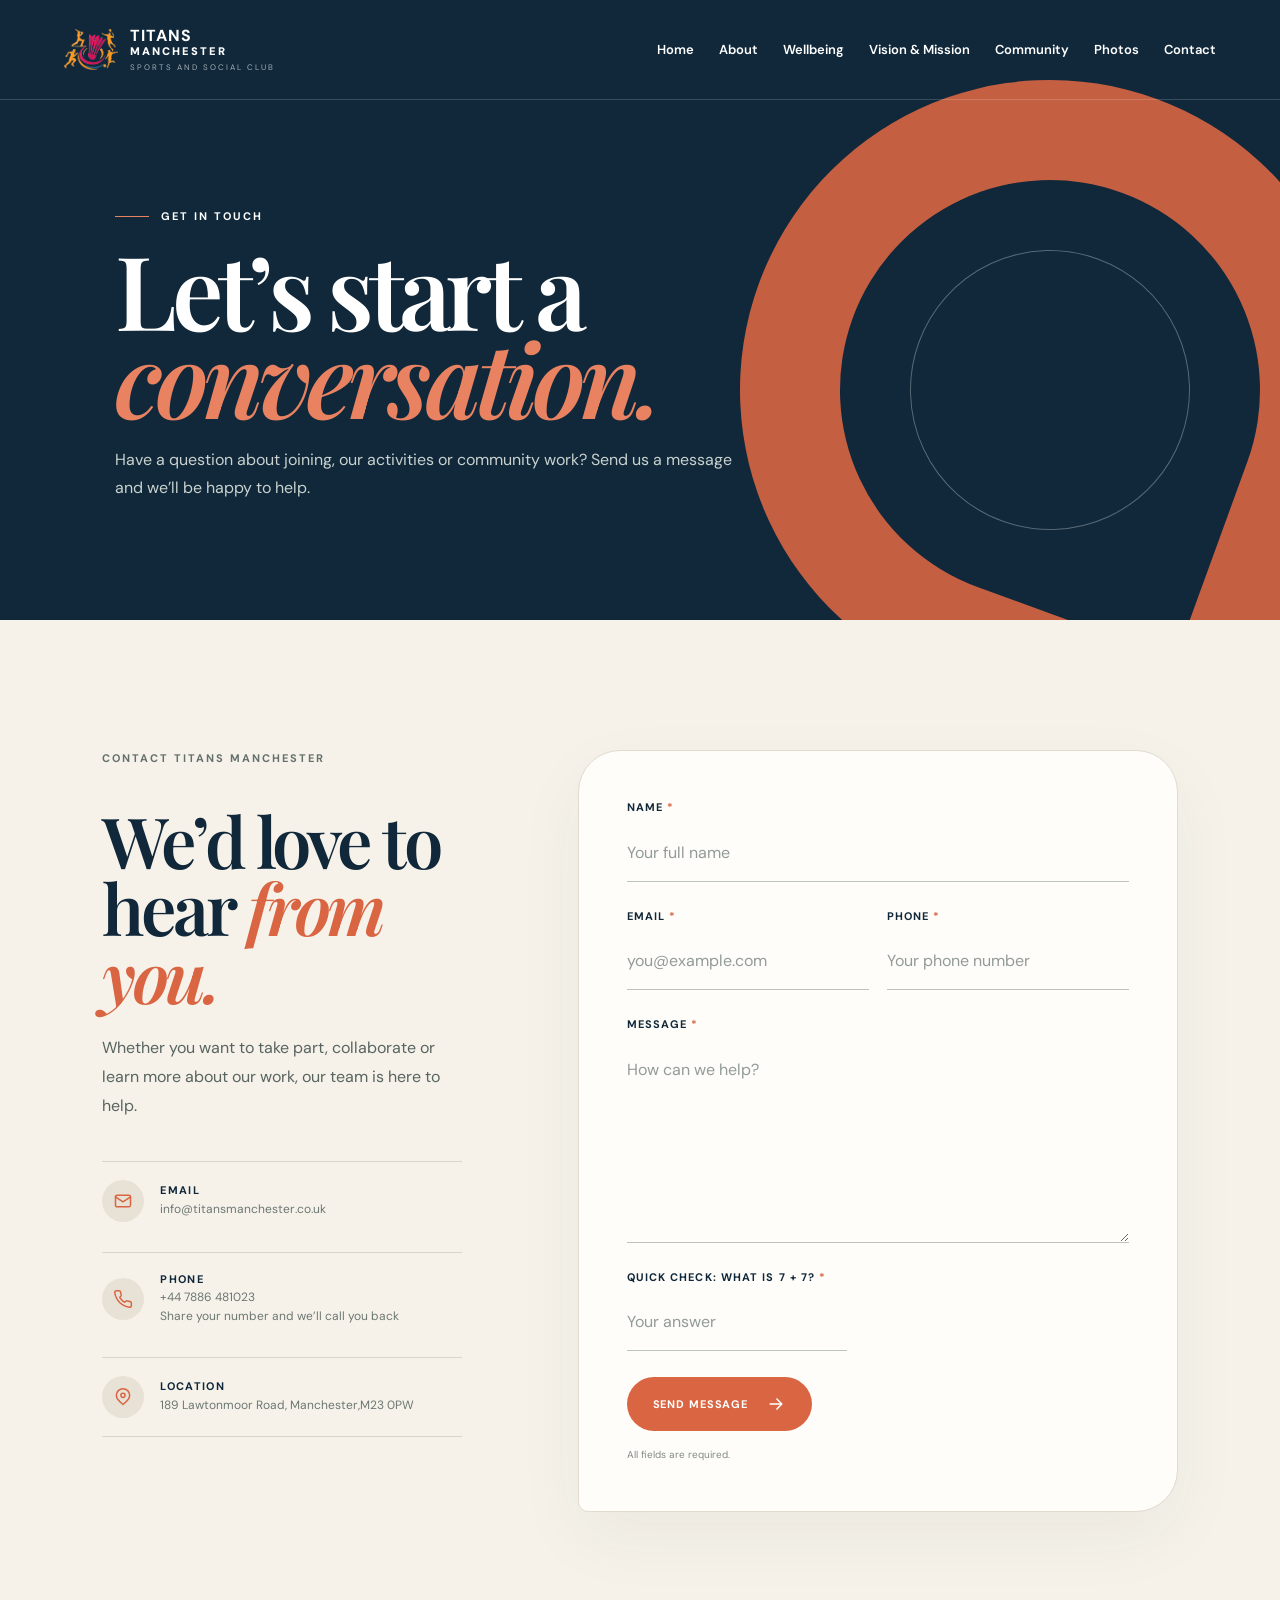
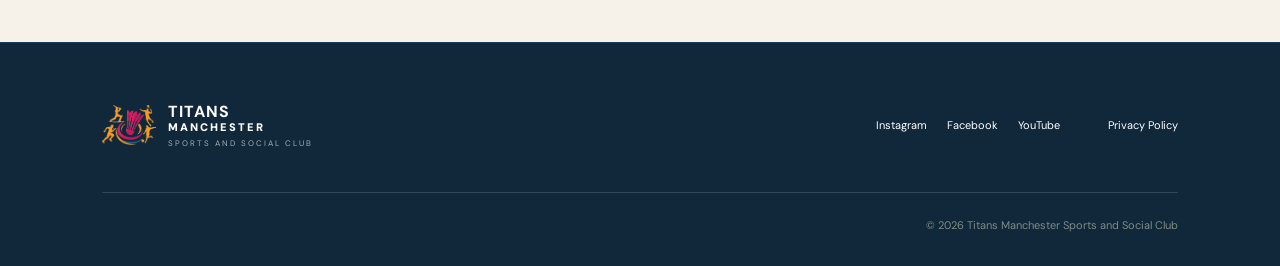
<file: contact.html>
<!doctype html>
<html lang="en">
  <head>
    
    <meta charset="UTF-8" />
    <meta name="viewport" content="width=device-width, initial-scale=1.0" />
    <title>Contact Us | Titans Manchester Sports and Social Club</title>
    <link rel="shortcut icon" href="/favicon.png"><link rel="apple-touch-icon" sizes="180x180" href="/apple-touch-icon.png">
    <meta name="description" content="Get in touch with Titans Manchester Sports and Social Club about joining, our activities or community work.">
    <link rel="icon" href="/favicon.png">
    <meta property="og:title" content="Contact Us | Titans Manchester Sports and Social Club">
    <meta property="og:description" content="Get in touch with Titans Manchester Sports and Social Club about joining, our activities or community work.">
    <script type="module" crossorigin src="/assets/index-BgcDKJjH.js"></script>
    <link rel="stylesheet" crossorigin href="/assets/index-C2geTz8D.css">
    <link rel="canonical" href="https://titansmanchester.co.uk/contact">
  </head>
  <body>
    
    <div id="root"><link rel="preload" as="image" href="/titans-logo.png"/><main class="contact-page"><nav class="nav "><a class="brand" href="/" aria-label="Titans Manchester home"><img src="/titans-logo.png" alt=""/><span class="brand-name">TITANS<strong>MANCHESTER</strong><small>Sports and Social Club</small></span></a><div class="nav-links "><a href="/">Home</a><a href="/about">About</a><a href="/wellbeing">Wellbeing</a><a href="/vision">Vision &amp; Mission</a><a href="/community">Community</a><a href="/gallery">Photos</a><a href="/contact">Contact</a></div><button class="menu" aria-label="Toggle navigation"><svg width="25" height="25" viewBox="0 0 24 24" fill="none" stroke="currentColor" stroke-width="1.8" stroke-linecap="round" stroke-linejoin="round" aria-hidden="true"><path d="M4 7h16M4 12h16M4 17h16"></path></svg></button></nav><section class="contact-hero" id="top"><div class="contact-hero-shape"></div><div class="contact-hero-copy"><p class="eyebrow" data-reveal="true"><span></span> Get in touch</p><h1 data-reveal="true">Let’s start a <em>conversation.</em></h1><p data-reveal="true">Have a question about joining, our activities or community work? Send us a message and we’ll be happy to help.</p></div></section><section class="contact-section"><div class="contact-details" data-reveal="true"><div class="section-tag">Contact Titans Manchester</div><h2>We’d love to hear <span>from you.</span></h2><p>Whether you want to take part, collaborate or learn more about our work, our team is here to help.</p><div class="contact-methods"><a href="mailto:info@titansmanchester.co.uk"><i><svg width="20" height="20" viewBox="0 0 24 24" fill="none" stroke="currentColor" stroke-width="1.8" stroke-linecap="round" stroke-linejoin="round" aria-hidden="true"><rect x="3" y="5" width="18" height="14" rx="2"></rect><path d="m3 7 9 6 9-6"></path></svg></i><span><b>Email</b>info@titansmanchester.co.uk</span></a><div><i><svg width="20" height="20" viewBox="0 0 24 24" fill="none" stroke="currentColor" stroke-width="1.8" stroke-linecap="round" stroke-linejoin="round" aria-hidden="true"><path d="M22 16.9v3a2 2 0 0 1-2.2 2 19.8 19.8 0 0 1-8.6-3.1 19.5 19.5 0 0 1-6-6A19.8 19.8 0 0 1 2.1 4.2 2 2 0 0 1 4.1 2h3a2 2 0 0 1 2 1.7c.1 1 .4 2 .7 2.9a2 2 0 0 1-.4 2.1L8.1 10a16 16 0 0 0 6 6l1.3-1.3a2 2 0 0 1 2.1-.4c.9.3 1.9.6 2.9.7a2 2 0 0 1 1.6 1.9Z"></path></svg></i><span><b>Phone</b>+44 7886 481023 <br/>Share your number and we’ll call you back</span></div><div><i><svg width="20" height="20" viewBox="0 0 24 24" fill="none" stroke="currentColor" stroke-width="1.8" stroke-linecap="round" stroke-linejoin="round" aria-hidden="true"><path d="M20 10c0 5-8 11-8 11S4 15 4 10a8 8 0 1 1 16 0Z"></path><circle cx="12" cy="10" r="2.5"></circle></svg></i><span><b>Location</b>189 Lawtonmoor Road, Manchester,M23 0PW</span></div></div></div><form class="contact-form" data-reveal="true"><div class="form-field"><label for="contact-name">Name <span>*</span></label><input id="contact-name" type="text" autoComplete="name" required="" placeholder="Your full name" name="name"/></div><div class="form-row"><div class="form-field"><label for="contact-email">Email <span>*</span></label><input id="contact-email" type="email" autoComplete="email" required="" placeholder="you@example.com" name="email"/></div><div class="form-field"><label for="contact-phone">Phone <span>*</span></label><input id="contact-phone" type="tel" autoComplete="tel" required="" placeholder="Your phone number" name="phone"/></div></div><div class="form-field"><label for="contact-message">Message <span>*</span></label><textarea id="contact-message" name="message" rows="7" required="" placeholder="How can we help?"></textarea></div><div class="form-field form-captcha"><label for="contact-captcha">Quick check: what is <!-- -->…<!-- -->? <span>*</span></label><input id="contact-captcha" type="text" inputMode="numeric" pattern="[0-9]*" autoComplete="off" required="" disabled="" placeholder="Your answer" name="captcha_answer"/><input type="hidden" name="captcha_a" value=""/><input type="hidden" name="captcha_b" value=""/></div><div class="form-trap" aria-hidden="true"><label for="contact-website">Leave this field empty</label><input id="contact-website" type="text" tabindex="-1" autoComplete="off" name="website"/></div><button class="button primary" type="submit">Send message<!-- --> <svg width="20" height="20" viewBox="0 0 24 24" fill="none" stroke="currentColor" stroke-width="1.8" stroke-linecap="round" stroke-linejoin="round" aria-hidden="true"><path d="M5 12h14M13 6l6 6-6 6"></path></svg></button><p class="form-status idle" role="status" aria-live="polite"></p><p class="form-note">All fields are required.</p></form></section><footer id="contact"><a class="brand" href="/"><img src="/titans-logo.png" alt=""/><span class="brand-name">TITANS<strong>MANCHESTER</strong><small>Sports and Social Club</small></span></a><div><a href="#">Instagram</a><a href="#">Facebook</a><a href="#">YouTube</a></div><div class="footer-legal"><a href="/privacy">Privacy Policy</a></div><p class="footer-copyright">© <!-- -->2026<!-- --> Titans Manchester Sports and Social Club</p></footer></main></div>
    
  </body>
</html>
</file>
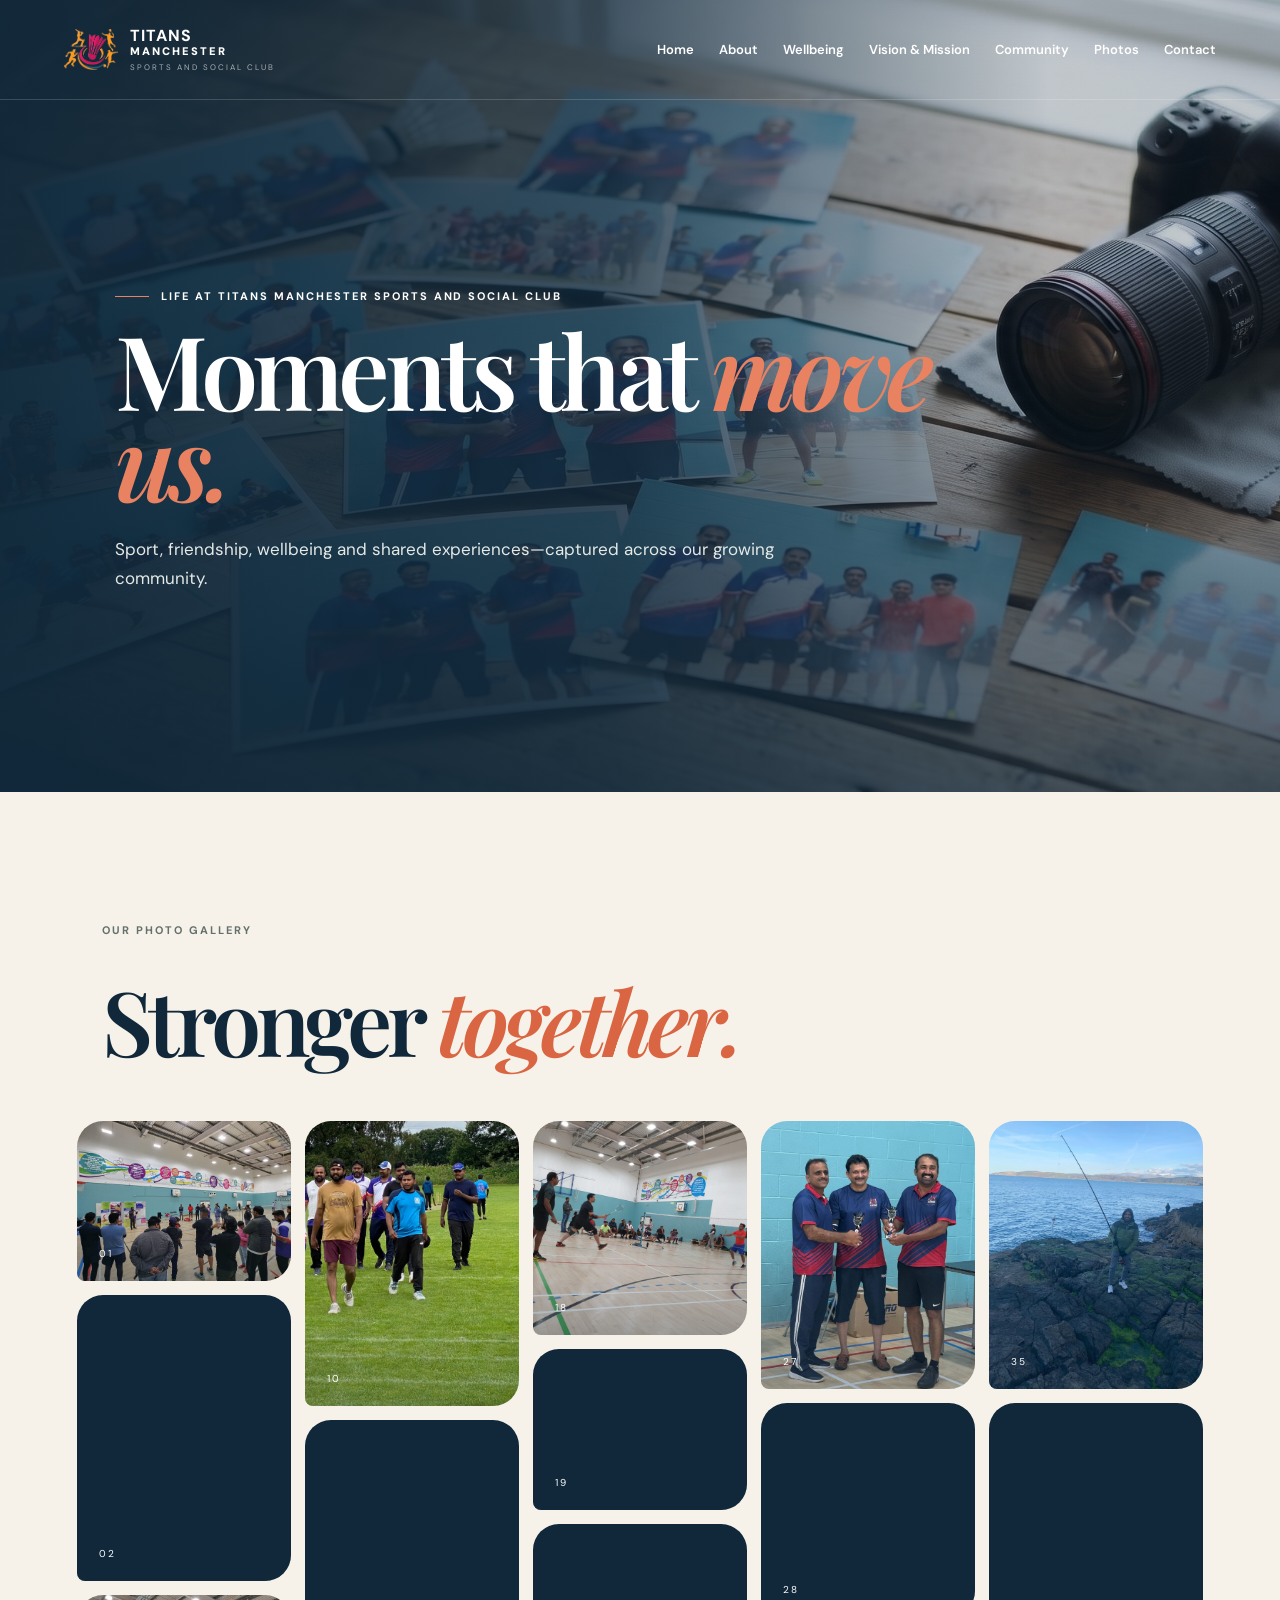
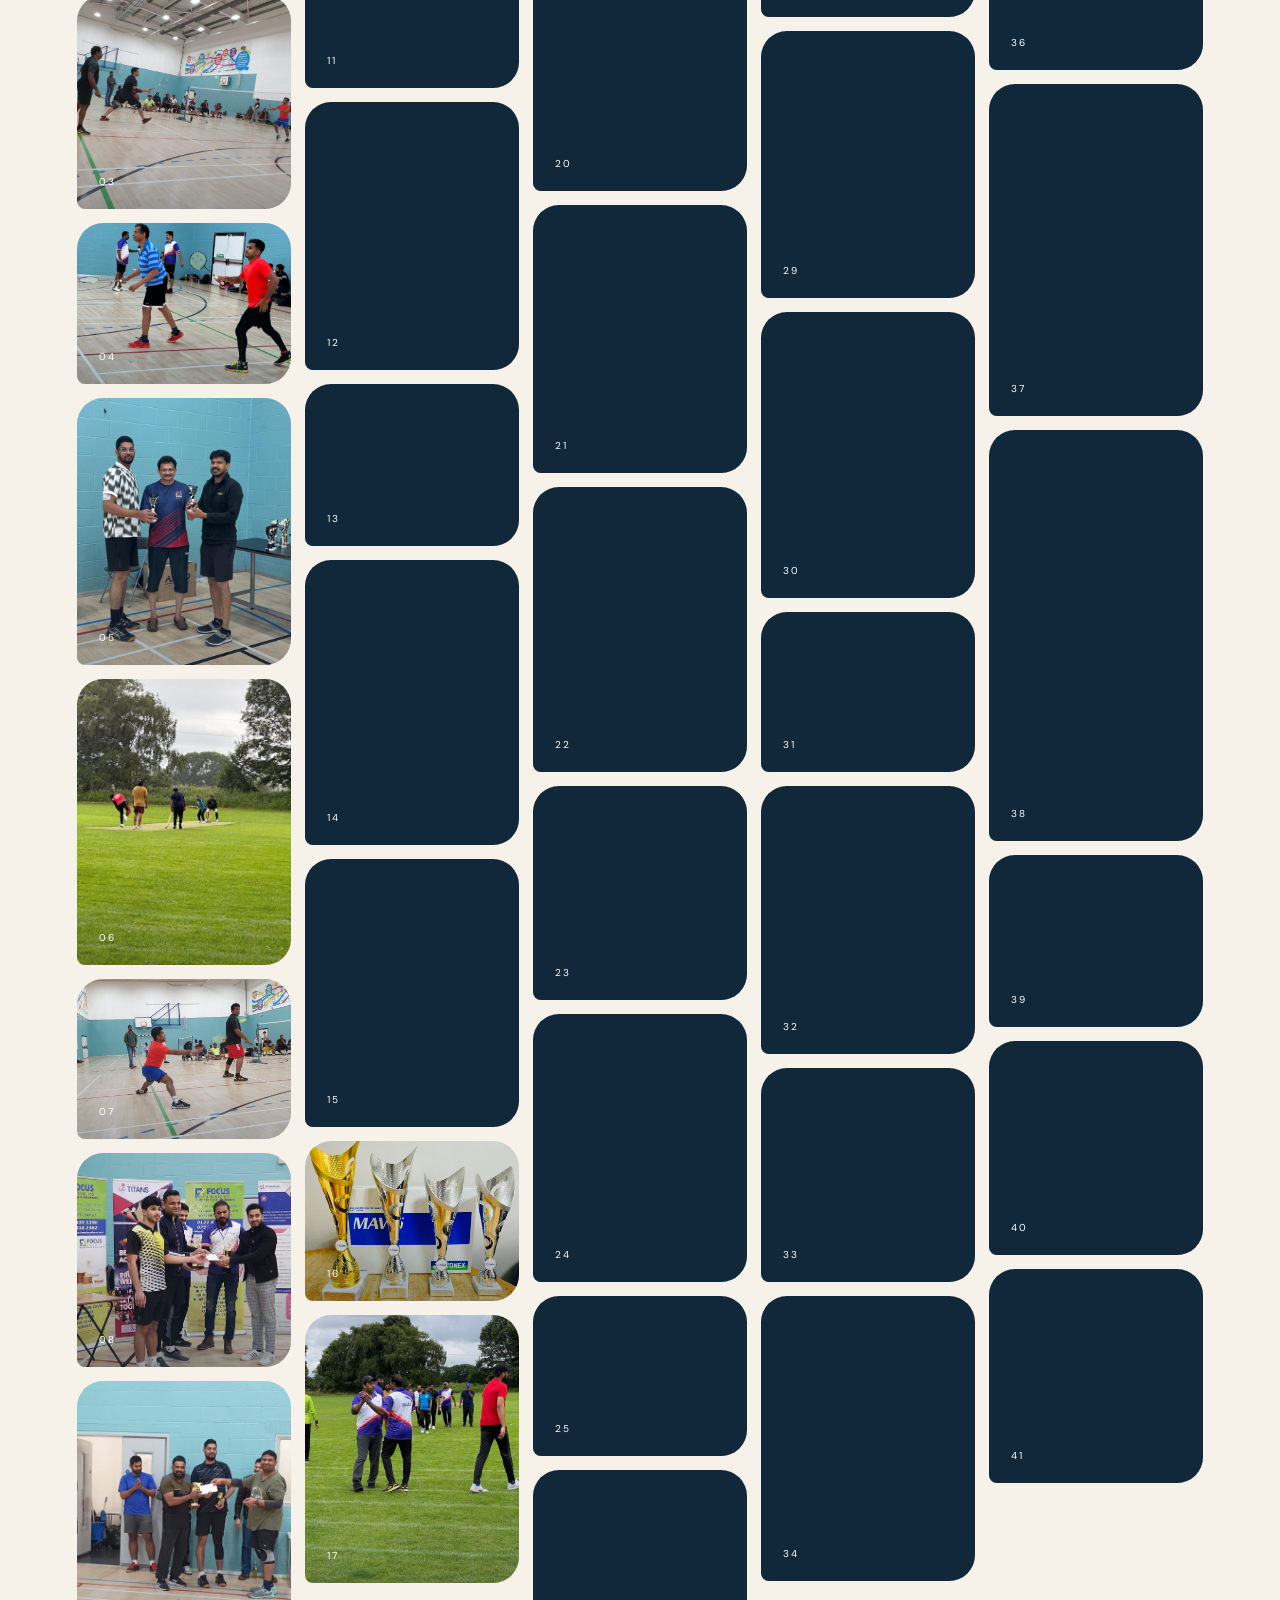
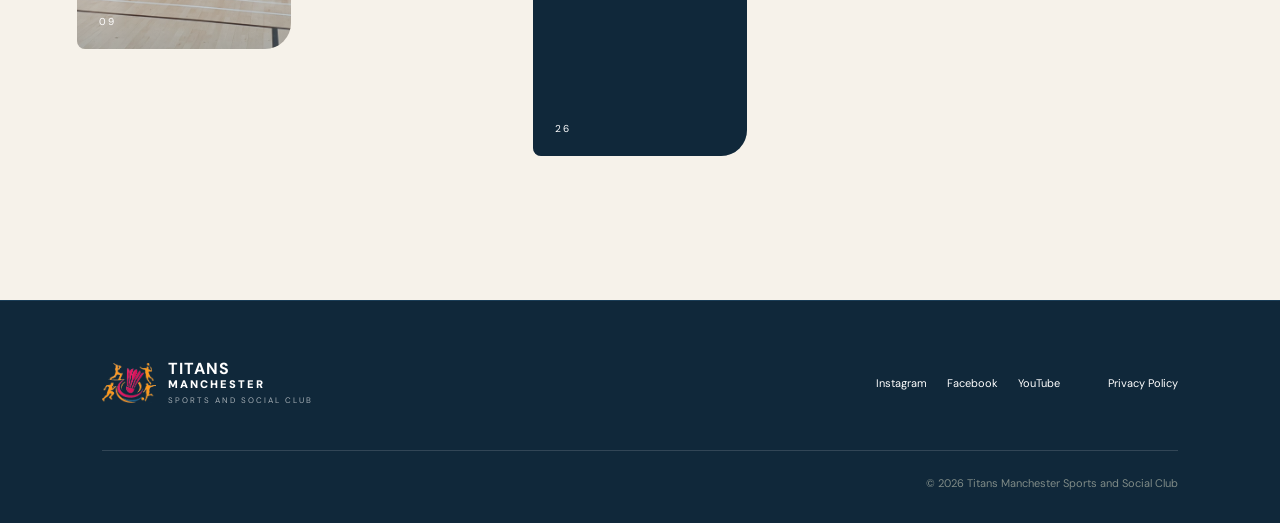
<file: gallery.html>
<!doctype html>
<html lang="en">
  <head>
    
    <meta charset="UTF-8" />
    <meta name="viewport" content="width=device-width, initial-scale=1.0" />
    <title>Photo Gallery | Titans Manchester Sports and Social Club</title>
    <link rel="shortcut icon" href="/favicon.png"><link rel="apple-touch-icon" sizes="180x180" href="/apple-touch-icon.png">
    <meta name="description" content="Photos from Titans Manchester Sports and Social Club badminton tournaments, cricket matches, social gatherings and community events.">
    <link rel="icon" href="/favicon.png">
    <meta property="og:title" content="Photo Gallery | Titans Manchester Sports and Social Club">
    <meta property="og:description" content="Photos from Titans Manchester Sports and Social Club badminton tournaments, cricket matches, social gatherings and community events.">
    <script type="module" crossorigin src="/assets/index-BgcDKJjH.js"></script>
    <link rel="stylesheet" crossorigin href="/assets/index-C2geTz8D.css">
    <link rel="canonical" href="https://titansmanchester.co.uk/gallery">
  </head>
  <body>
    
    <div id="root"><link rel="preload" as="image" href="/titans-logo.png"/><link rel="preload" as="image" href="/photos.jpg"/><main class="gallery-page"><nav class="nav "><a class="brand" href="/" aria-label="Titans Manchester home"><img src="/titans-logo.png" alt=""/><span class="brand-name">TITANS<strong>MANCHESTER</strong><small>Sports and Social Club</small></span></a><div class="nav-links "><a href="/">Home</a><a href="/about">About</a><a href="/wellbeing">Wellbeing</a><a href="/vision">Vision &amp; Mission</a><a href="/community">Community</a><a href="/gallery">Photos</a><a href="/contact">Contact</a></div><button class="menu" aria-label="Toggle navigation"><svg width="25" height="25" viewBox="0 0 24 24" fill="none" stroke="currentColor" stroke-width="1.8" stroke-linecap="round" stroke-linejoin="round" aria-hidden="true"><path d="M4 7h16M4 12h16M4 17h16"></path></svg></button></nav><section class="wellbeing-hero gallery-hero" id="top"><img src="/photos.jpg" alt="The Titans Manchester squad photos"/><div class="about-hero-shade"></div><div class="about-hero-copy"><p class="eyebrow" data-reveal="true"><span></span> Life at Titans Manchester Sports and Social Club</p><h1 data-reveal="true">Moments that <em>move us.</em></h1><p data-reveal="true">Sport, friendship, wellbeing and shared experiences—captured across our growing community.</p></div></section><section class="gallery-section"><div class="gallery-heading" data-reveal="true"><div class="section-tag">Our photo gallery</div><h2>Stronger <span>together.</span></h2></div><div class="gallery-grid"><button type="button" class="gallery-item" data-reveal="true" aria-label="Open photo: Members gathered in a circle before a badminton session"><img src="/gallery/badminton-warmup-circle.jpg" alt="Members gathered in a circle before a badminton session" loading="lazy" decoding="async"/><span>01</span></button><button type="button" class="gallery-item" data-reveal="true" aria-label="Open photo: Members gathered on the grass for an outdoor group photo"><img src="/gallery/outdoor-group-photo-01.jpg" alt="Members gathered on the grass for an outdoor group photo" loading="lazy" decoding="async"/><span>02</span></button><button type="button" class="gallery-item" data-reveal="true" aria-label="Open photo: Players competing in a badminton tournament match"><img src="/gallery/badminton-tournament-match.jpg" alt="Players competing in a badminton tournament match" loading="lazy" decoding="async"/><span>03</span></button><button type="button" class="gallery-item" data-reveal="true" aria-label="Open photo: Doubles players in action during a badminton rally"><img src="/gallery/badminton-doubles-rally.jpg" alt="Doubles players in action during a badminton rally" loading="lazy" decoding="async"/><span>04</span></button><button type="button" class="gallery-item" data-reveal="true" aria-label="Open photo: Tournament winners holding their trophies"><img src="/gallery/tournament-winners-01.jpg" alt="Tournament winners holding their trophies" loading="lazy" decoding="async"/><span>05</span></button><button type="button" class="gallery-item" data-reveal="true" aria-label="Open photo: A cricket match underway on the school field"><img src="/gallery/cricket-match.jpg" alt="A cricket match underway on the school field" loading="lazy" decoding="async"/><span>06</span></button><button type="button" class="gallery-item" data-reveal="true" aria-label="Open photo: A player lunging for a shot during a badminton rally"><img src="/gallery/badminton-rally.jpg" alt="A player lunging for a shot during a badminton rally" loading="lazy" decoding="async"/><span>07</span></button><button type="button" class="gallery-item" data-reveal="true" aria-label="Open photo: A prize presentation in front of sponsor banners"><img src="/gallery/sponsor-awards.jpg" alt="A prize presentation in front of sponsor banners" loading="lazy" decoding="async"/><span>08</span></button><button type="button" class="gallery-item" data-reveal="true" aria-label="Open photo: Trophy presentation at the Titans badminton tournament"><img src="/gallery/tournament-awards-01.jpg" alt="Trophy presentation at the Titans badminton tournament" loading="lazy" decoding="async"/><span>09</span></button><button type="button" class="gallery-item" data-reveal="true" aria-label="Open photo: Players walking across the field after a cricket match"><img src="/gallery/cricket-walk-off.jpg" alt="Players walking across the field after a cricket match" loading="lazy" decoding="async"/><span>10</span></button><button type="button" class="gallery-item" data-reveal="true" aria-label="Open photo: Members playing badminton across several courts in the sports hall"><img src="/gallery/badminton-session-hall.jpg" alt="Members playing badminton across several courts in the sports hall" loading="lazy" decoding="async"/><span>11</span></button><button type="button" class="gallery-item" data-reveal="true" aria-label="Open photo: A member demonstrating a shot on court in Titans kit"><img src="/gallery/badminton-coaching.jpg" alt="A member demonstrating a shot on court in Titans kit" loading="lazy" decoding="async"/><span>12</span></button><button type="button" class="gallery-item is-graphic" data-reveal="true" aria-label="Open photo: A collage of trophy presentations from the badminton tournament"><img src="/gallery/tournament-awards-collage.jpg" alt="A collage of trophy presentations from the badminton tournament" loading="lazy" decoding="async"/><span>13</span></button><button type="button" class="gallery-item" data-reveal="true" aria-label="Open photo: Friends together for a group photo in the park"><img src="/gallery/outdoor-group-photo-02.jpg" alt="Friends together for a group photo in the park" loading="lazy" decoding="async"/><span>14</span></button><button type="button" class="gallery-item" data-reveal="true" aria-label="Open photo: Players receiving trophies at the tournament prize giving"><img src="/gallery/tournament-awards-02.jpg" alt="Players receiving trophies at the tournament prize giving" loading="lazy" decoding="async"/><span>15</span></button><button type="button" class="gallery-item" data-reveal="true" aria-label="Open photo: Trophies lined up ready for the tournament"><img src="/gallery/tournament-trophies.jpg" alt="Trophies lined up ready for the tournament" loading="lazy" decoding="async"/><span>16</span></button><button type="button" class="gallery-item" data-reveal="true" aria-label="Open photo: Teammates chatting on the cricket field"><img src="/gallery/cricket-team-chat.jpg" alt="Teammates chatting on the cricket field" loading="lazy" decoding="async"/><span>17</span></button><button type="button" class="gallery-item" data-reveal="true" aria-label="Open photo: A doubles match in progress at a Titans session"><img src="/gallery/badminton-doubles-match.jpg" alt="A doubles match in progress at a Titans session" loading="lazy" decoding="async"/><span>18</span></button><button type="button" class="gallery-item" data-reveal="true" aria-label="Open photo: Two tournament winners posing with their trophies"><img src="/gallery/tournament-winners-02.jpg" alt="Two tournament winners posing with their trophies" loading="lazy" decoding="async"/><span>19</span></button><button type="button" class="gallery-item" data-reveal="true" aria-label="Open photo: Members relaxing together at a social gathering in a community hall"><img src="/gallery/social-gathering-hall.jpg" alt="Members relaxing together at a social gathering in a community hall" loading="lazy" decoding="async"/><span>20</span></button><button type="button" class="gallery-item" data-reveal="true" aria-label="Open photo: Prize winners receiving awards at the badminton tournament"><img src="/gallery/tournament-awards-03.jpg" alt="Prize winners receiving awards at the badminton tournament" loading="lazy" decoding="async"/><span>21</span></button><button type="button" class="gallery-item" data-reveal="true" aria-label="Open photo: A cricketer celebrating on the field"><img src="/gallery/cricket-celebration.jpg" alt="A cricketer celebrating on the field" loading="lazy" decoding="async"/><span>22</span></button><button type="button" class="gallery-item" data-reveal="true" aria-label="Open photo: The Titans Manchester team shirt"><img src="/gallery/titans-team-shirt.jpg" alt="The Titans Manchester team shirt" loading="lazy" decoding="async"/><span>23</span></button><button type="button" class="gallery-item" data-reveal="true" aria-label="Open photo: A large group of Titans members on court after a session"><img src="/gallery/badminton-group-photo-01.jpg" alt="A large group of Titans members on court after a session" loading="lazy" decoding="async"/><span>24</span></button><button type="button" class="gallery-item" data-reveal="true" aria-label="Open photo: Players and organisers at the tournament trophy presentation"><img src="/gallery/tournament-awards-04.jpg" alt="Players and organisers at the tournament trophy presentation" loading="lazy" decoding="async"/><span>25</span></button><button type="button" class="gallery-item" data-reveal="true" aria-label="Open photo: Members watching the cricket from the sideline"><img src="/gallery/cricket-spectators.jpg" alt="Members watching the cricket from the sideline" loading="lazy" decoding="async"/><span>26</span></button><button type="button" class="gallery-item" data-reveal="true" aria-label="Open photo: Three members in Titans shirts holding trophies"><img src="/gallery/tournament-winners-03.jpg" alt="Three members in Titans shirts holding trophies" loading="lazy" decoding="async"/><span>27</span></button><button type="button" class="gallery-item" data-reveal="true" aria-label="Open photo: Members gathered for a group photo in the sports hall"><img src="/gallery/badminton-group-photo-02.jpg" alt="Members gathered for a group photo in the sports hall" loading="lazy" decoding="async"/><span>28</span></button><button type="button" class="gallery-item" data-reveal="true" aria-label="Open photo: Winners shaking hands at the tournament awards"><img src="/gallery/tournament-awards-05.jpg" alt="Winners shaking hands at the tournament awards" loading="lazy" decoding="async"/><span>29</span></button><button type="button" class="gallery-item" data-reveal="true" aria-label="Open photo: The Titans Manchester squad in team kit for a group photo in the sports hall"><img src="/gallery/titans-squad-team-photo.jpg" alt="The Titans Manchester squad in team kit for a group photo in the sports hall" loading="lazy" decoding="async"/><span>30</span></button><button type="button" class="gallery-item" data-reveal="true" aria-label="Open photo: Members taking a break beside the cricket pitch"><img src="/gallery/cricket-break.jpg" alt="Members taking a break beside the cricket pitch" loading="lazy" decoding="async"/><span>31</span></button><button type="button" class="gallery-item" data-reveal="true" aria-label="Open photo: A player receiving a racket as a tournament prize"><img src="/gallery/tournament-awards-06.jpg" alt="A player receiving a racket as a tournament prize" loading="lazy" decoding="async"/><span>32</span></button><button type="button" class="gallery-item" data-reveal="true" aria-label="Open photo: A member landing a fish from the rocks"><img src="/gallery/fishing-trip-02.jpg" alt="A member landing a fish from the rocks" loading="lazy" decoding="async"/><span>33</span></button><button type="button" class="gallery-item" data-reveal="true" aria-label="Open photo: Tournament prize giving with members applauding"><img src="/gallery/tournament-awards-07.jpg" alt="Tournament prize giving with members applauding" loading="lazy" decoding="async"/><span>34</span></button><button type="button" class="gallery-item" data-reveal="true" aria-label="Open photo: A member fishing from the rocks by the sea"><img src="/gallery/fishing-trip-01.jpg" alt="A member fishing from the rocks by the sea" loading="lazy" decoding="async"/><span>35</span></button><button type="button" class="gallery-item" data-reveal="true" aria-label="Open photo: Prize winners lined up at the end of the tournament"><img src="/gallery/tournament-awards-08.jpg" alt="Prize winners lined up at the end of the tournament" loading="lazy" decoding="async"/><span>36</span></button><button type="button" class="gallery-item is-graphic" data-reveal="true" aria-label="Open photo: Group photos from the Titans annual gathering"><img src="/gallery/annual-gathering-collage.jpg" alt="Group photos from the Titans annual gathering" loading="lazy" decoding="async"/><span>37</span></button><button type="button" class="gallery-item is-graphic" data-reveal="true" aria-label="Open photo: A collage of group photos from badminton sessions"><img src="/gallery/badminton-session-collage.jpg" alt="A collage of group photos from badminton sessions" loading="lazy" decoding="async"/><span>38</span></button><button type="button" class="gallery-item is-graphic" data-reveal="true" aria-label="Open photo: Poster for the Titans cricket match and AGM get-together"><img src="/gallery/get-together-poster.jpg" alt="Poster for the Titans cricket match and AGM get-together" loading="lazy" decoding="async"/><span>39</span></button><button type="button" class="gallery-item is-graphic" data-reveal="true" aria-label="Open photo: Poster for the Titans cricket match at Parrswood School Ground"><img src="/gallery/cricket-match-poster.jpg" alt="Poster for the Titans cricket match at Parrswood School Ground" loading="lazy" decoding="async"/><span>40</span></button><button type="button" class="gallery-item is-graphic" data-reveal="true" aria-label="Open photo: Titans Manchester logo: Be Active, Promote Well Being, Let’s Do Together"><img src="/gallery/titans-manchester-logo.jpg" alt="Titans Manchester logo: Be Active, Promote Well Being, Let’s Do Together" loading="lazy" decoding="async"/><span>41</span></button></div></section><footer id="contact"><a class="brand" href="/"><img src="/titans-logo.png" alt=""/><span class="brand-name">TITANS<strong>MANCHESTER</strong><small>Sports and Social Club</small></span></a><div><a href="#">Instagram</a><a href="#">Facebook</a><a href="#">YouTube</a></div><div class="footer-legal"><a href="/privacy">Privacy Policy</a></div><p class="footer-copyright">© <!-- -->2026<!-- --> Titans Manchester Sports and Social Club</p></footer></main></div>
    
  </body>
</html>
</file>
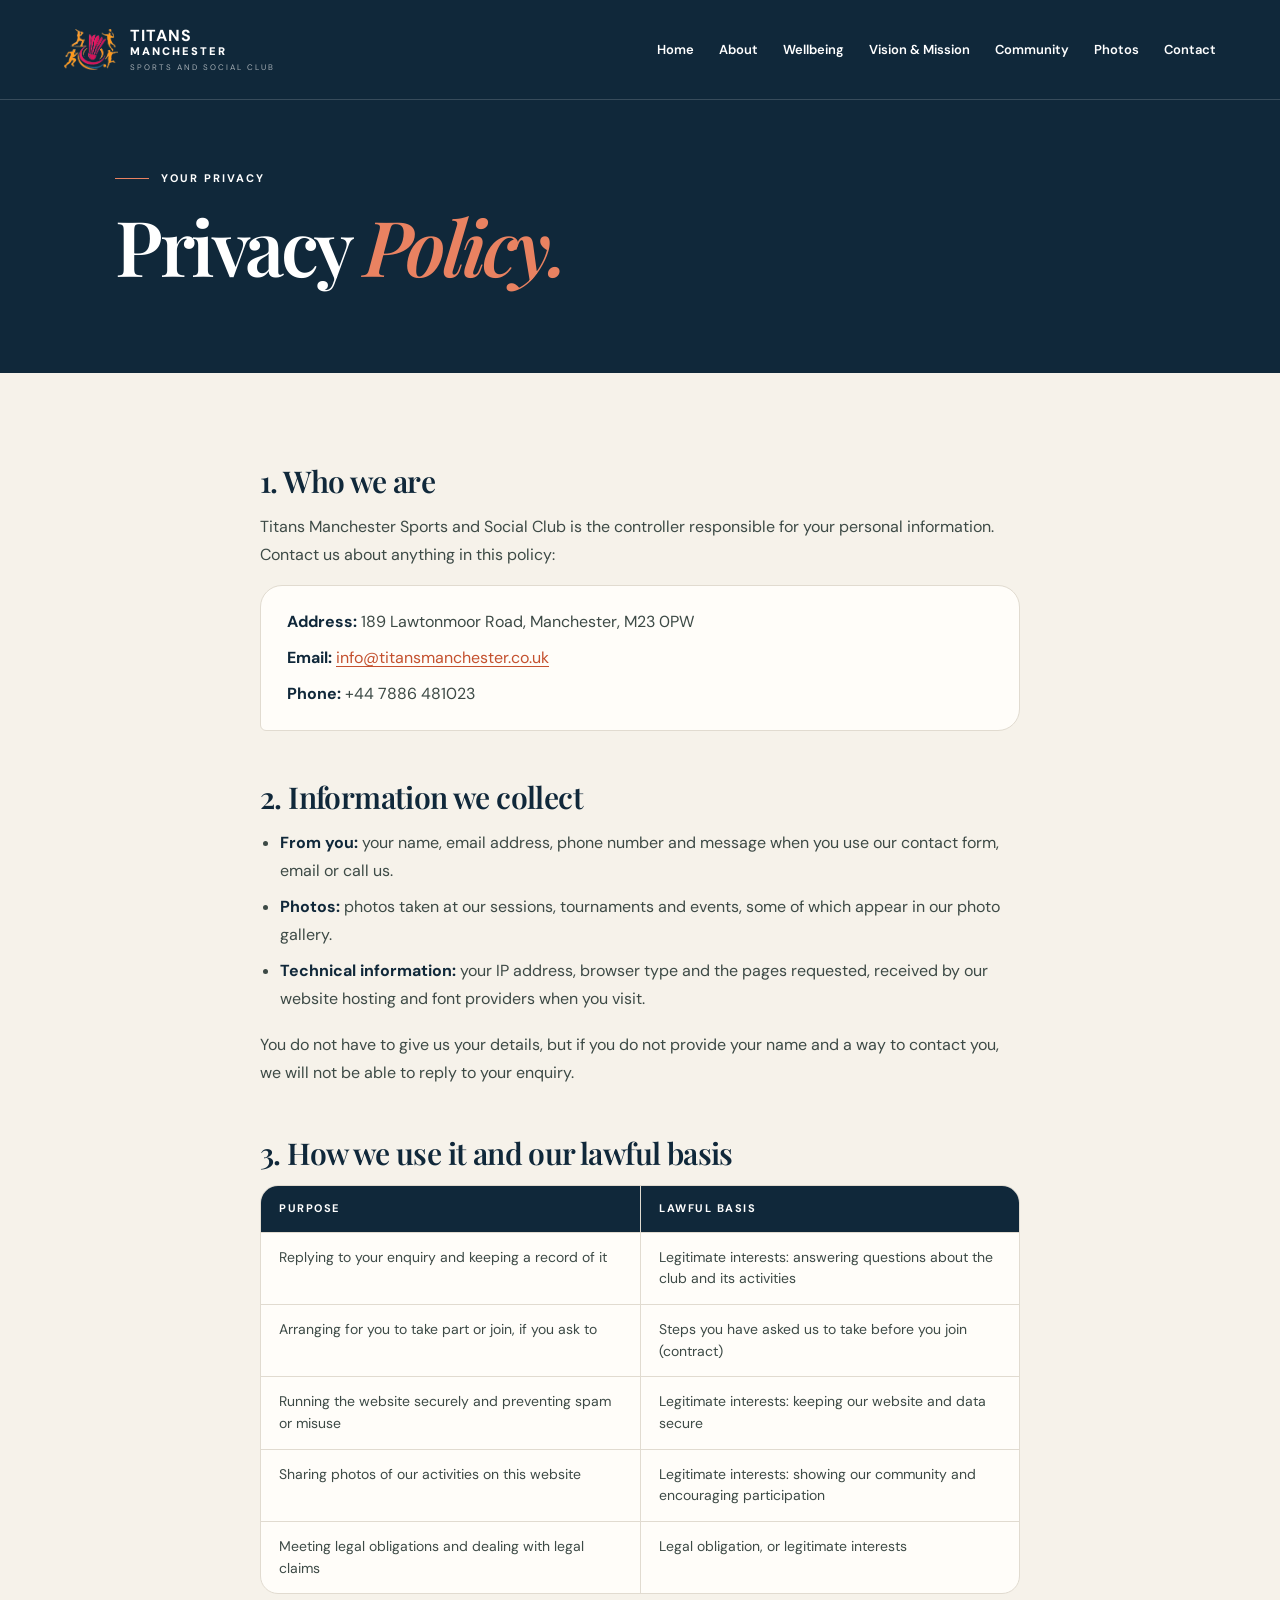
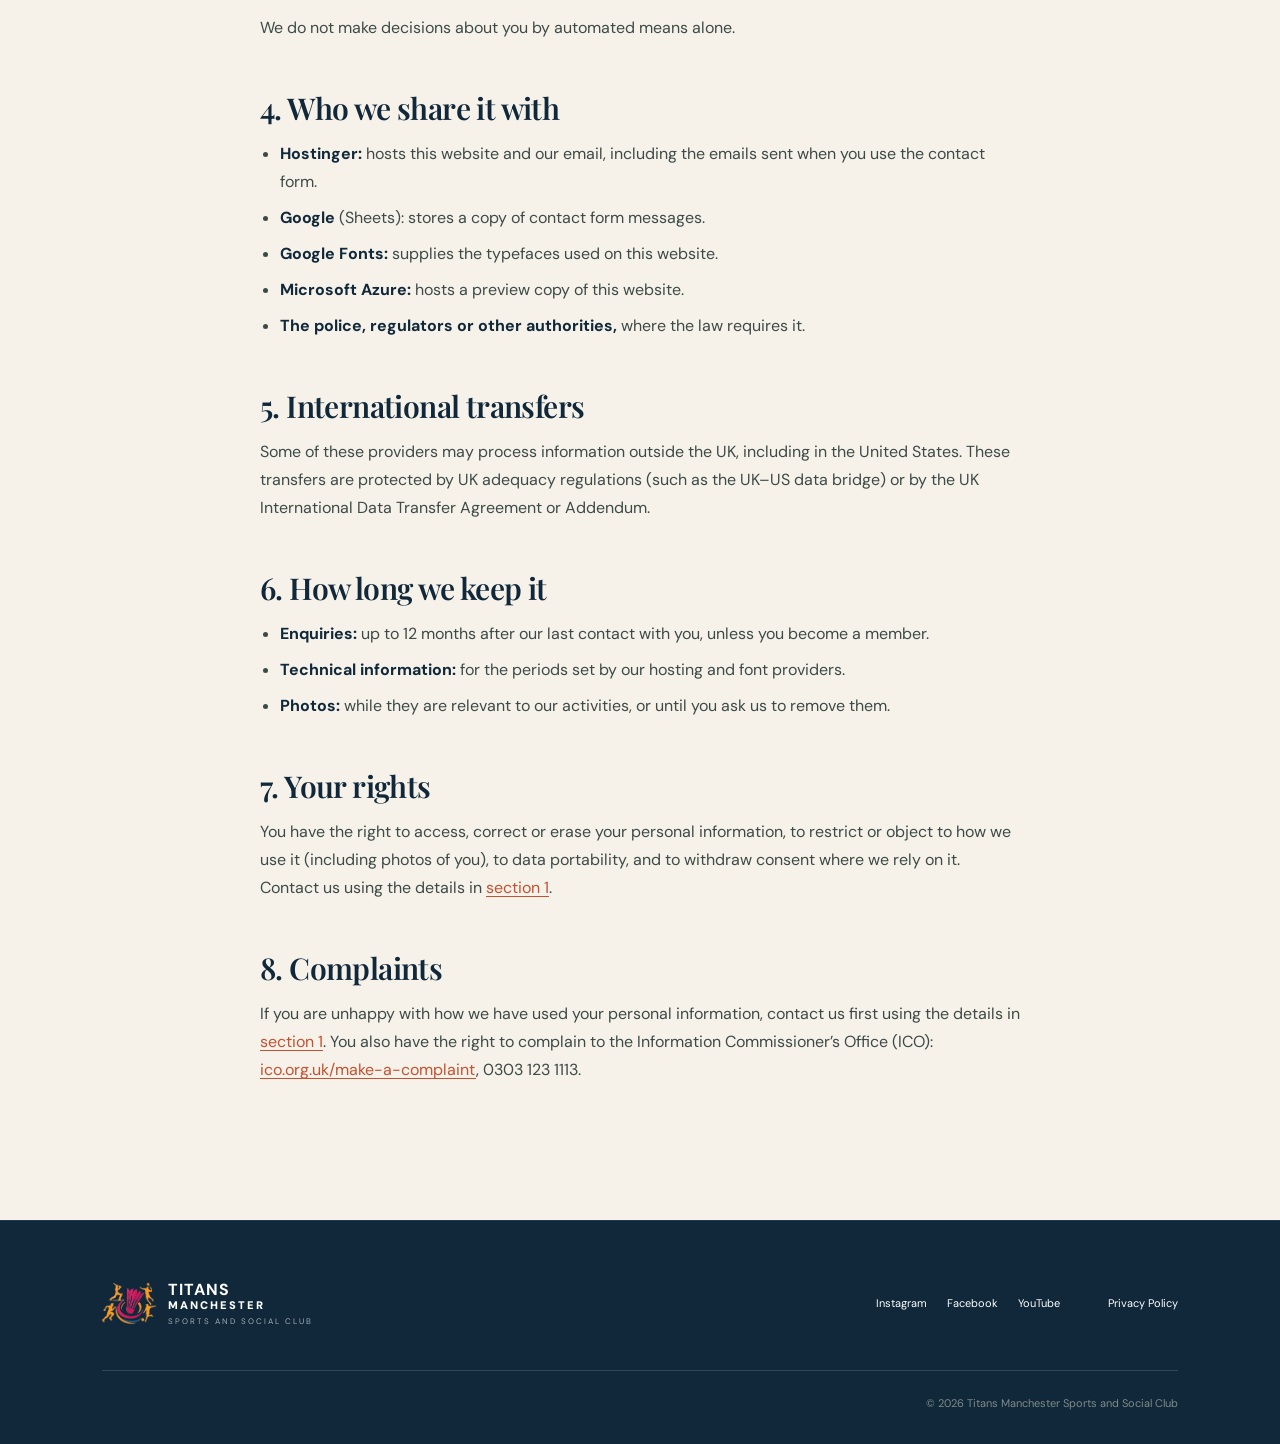
<file: privacy.html>
<!doctype html>
<html lang="en">
  <head>
    
    <meta charset="UTF-8" />
    <meta name="viewport" content="width=device-width, initial-scale=1.0" />
    <title>Privacy Policy | Titans Manchester Sports and Social Club</title>
    <link rel="shortcut icon" href="/favicon.png"><link rel="apple-touch-icon" sizes="180x180" href="/apple-touch-icon.png">
    <meta name="description" content="How Titans Manchester Sports and Social Club collects and uses your personal information, and your rights under UK data protection law.">
    <link rel="icon" href="/favicon.png">
    <meta property="og:title" content="Privacy Policy | Titans Manchester Sports and Social Club">
    <meta property="og:description" content="How Titans Manchester Sports and Social Club collects and uses your personal information, and your rights under UK data protection law.">
    <script type="module" crossorigin src="/assets/index-BgcDKJjH.js"></script>
    <link rel="stylesheet" crossorigin href="/assets/index-C2geTz8D.css">
    <link rel="canonical" href="https://titansmanchester.co.uk/privacy">
  </head>
  <body>
    
    <div id="root"><link rel="preload" as="image" href="/titans-logo.png"/><main class="legal-page"><nav class="nav "><a class="brand" href="/" aria-label="Titans Manchester home"><img src="/titans-logo.png" alt=""/><span class="brand-name">TITANS<strong>MANCHESTER</strong><small>Sports and Social Club</small></span></a><div class="nav-links "><a href="/">Home</a><a href="/about">About</a><a href="/wellbeing">Wellbeing</a><a href="/vision">Vision &amp; Mission</a><a href="/community">Community</a><a href="/gallery">Photos</a><a href="/contact">Contact</a></div><button class="menu" aria-label="Toggle navigation"><svg width="25" height="25" viewBox="0 0 24 24" fill="none" stroke="currentColor" stroke-width="1.8" stroke-linecap="round" stroke-linejoin="round" aria-hidden="true"><path d="M4 7h16M4 12h16M4 17h16"></path></svg></button></nav><section class="legal-hero" id="top"><div class="legal-hero-copy"><p class="eyebrow" data-reveal="true"><span></span> Your privacy</p><h1 data-reveal="true">Privacy <em>Policy.</em></h1></div></section><article class="legal-content legal-content-single"><div class="legal-body"><h2 id="who-we-are">1. Who we are</h2><p>Titans Manchester Sports and Social Club is the controller responsible for your personal information. Contact us about anything in this policy:</p><ul class="legal-contact"><li><b>Address:</b> 189 Lawtonmoor Road, Manchester, M23 0PW</li><li><b>Email:</b> <a href="mailto:info@titansmanchester.co.uk">info@titansmanchester.co.uk</a></li><li><b>Phone:</b> +44 7886 481023</li></ul><h2 id="what-we-collect">2. Information we collect</h2><ul><li><b>From you:</b> your name, email address, phone number and message when you use our contact form, email or call us.</li><li><b>Photos:</b> photos taken at our sessions, tournaments and events, some of which appear in our photo gallery.</li><li><b>Technical information:</b> your IP address, browser type and the pages requested, received by our website hosting and font providers when you visit.</li></ul><p>You do not have to give us your details, but if you do not provide your name and a way to contact you, we will not be able to reply to your enquiry.</p><h2 id="how-we-use">3. How we use it and our lawful basis</h2><div class="legal-table" role="table" aria-label="Purposes and lawful bases"><div role="row" class="legal-table-head"><span role="columnheader">Purpose</span><span role="columnheader">Lawful basis</span></div><div role="row"><span role="cell">Replying to your enquiry and keeping a record of it</span><span role="cell">Legitimate interests: answering questions about the club and its activities</span></div><div role="row"><span role="cell">Arranging for you to take part or join, if you ask to</span><span role="cell">Steps you have asked us to take before you join (contract)</span></div><div role="row"><span role="cell">Running the website securely and preventing spam or misuse</span><span role="cell">Legitimate interests: keeping our website and data secure</span></div><div role="row"><span role="cell">Sharing photos of our activities on this website</span><span role="cell">Legitimate interests: showing our community and encouraging participation</span></div><div role="row"><span role="cell">Meeting legal obligations and dealing with legal claims</span><span role="cell">Legal obligation, or legitimate interests</span></div></div><p>We do not make decisions about you by automated means alone.</p><h2 id="sharing">4. Who we share it with</h2><ul><li><b>Hostinger:</b> hosts this website and our email, including the emails sent when you use the contact form.</li><li><b>Google</b> (Sheets): stores a copy of contact form messages.</li><li><b>Google Fonts:</b> supplies the typefaces used on this website.</li><li><b>Microsoft Azure:</b> hosts a preview copy of this website.</li><li><b>The police, regulators or other authorities,</b> where the law requires it.</li></ul><h2 id="transfers">5. International transfers</h2><p>Some of these providers may process information outside the UK, including in the United States. These transfers are protected by UK adequacy regulations (such as the UK–US data bridge) or by the UK International Data Transfer Agreement or Addendum.</p><h2 id="retention">6. How long we keep it</h2><ul><li><b>Enquiries:</b> up to 12 months after our last contact with you, unless you become a member.</li><li><b>Technical information:</b> for the periods set by our hosting and font providers.</li><li><b>Photos:</b> while they are relevant to our activities, or until you ask us to remove them.</li></ul><h2 id="rights">7. Your rights</h2><p>You have the right to access, correct or erase your personal information, to restrict or object to how we use it (including photos of you), to data portability, and to withdraw consent where we rely on it. Contact us using the details in <a href="#who-we-are">section 1</a>.</p><h2 id="complaints">8. Complaints</h2><p>If you are unhappy with how we have used your personal information, contact us first using the details in <a href="#who-we-are">section 1</a>. You also have the right to complain to the Information Commissioner’s Office (ICO):<!-- --> <a href="https://ico.org.uk/make-a-complaint/" target="_blank" rel="noreferrer">ico.org.uk/make-a-complaint</a>, 0303 123 1113.</p></div></article><footer id="contact"><a class="brand" href="/"><img src="/titans-logo.png" alt=""/><span class="brand-name">TITANS<strong>MANCHESTER</strong><small>Sports and Social Club</small></span></a><div><a href="#">Instagram</a><a href="#">Facebook</a><a href="#">YouTube</a></div><div class="footer-legal"><a href="/privacy">Privacy Policy</a></div><p class="footer-copyright">© <!-- -->2026<!-- --> Titans Manchester Sports and Social Club</p></footer></main></div>
    
  </body>
</html>
</file>
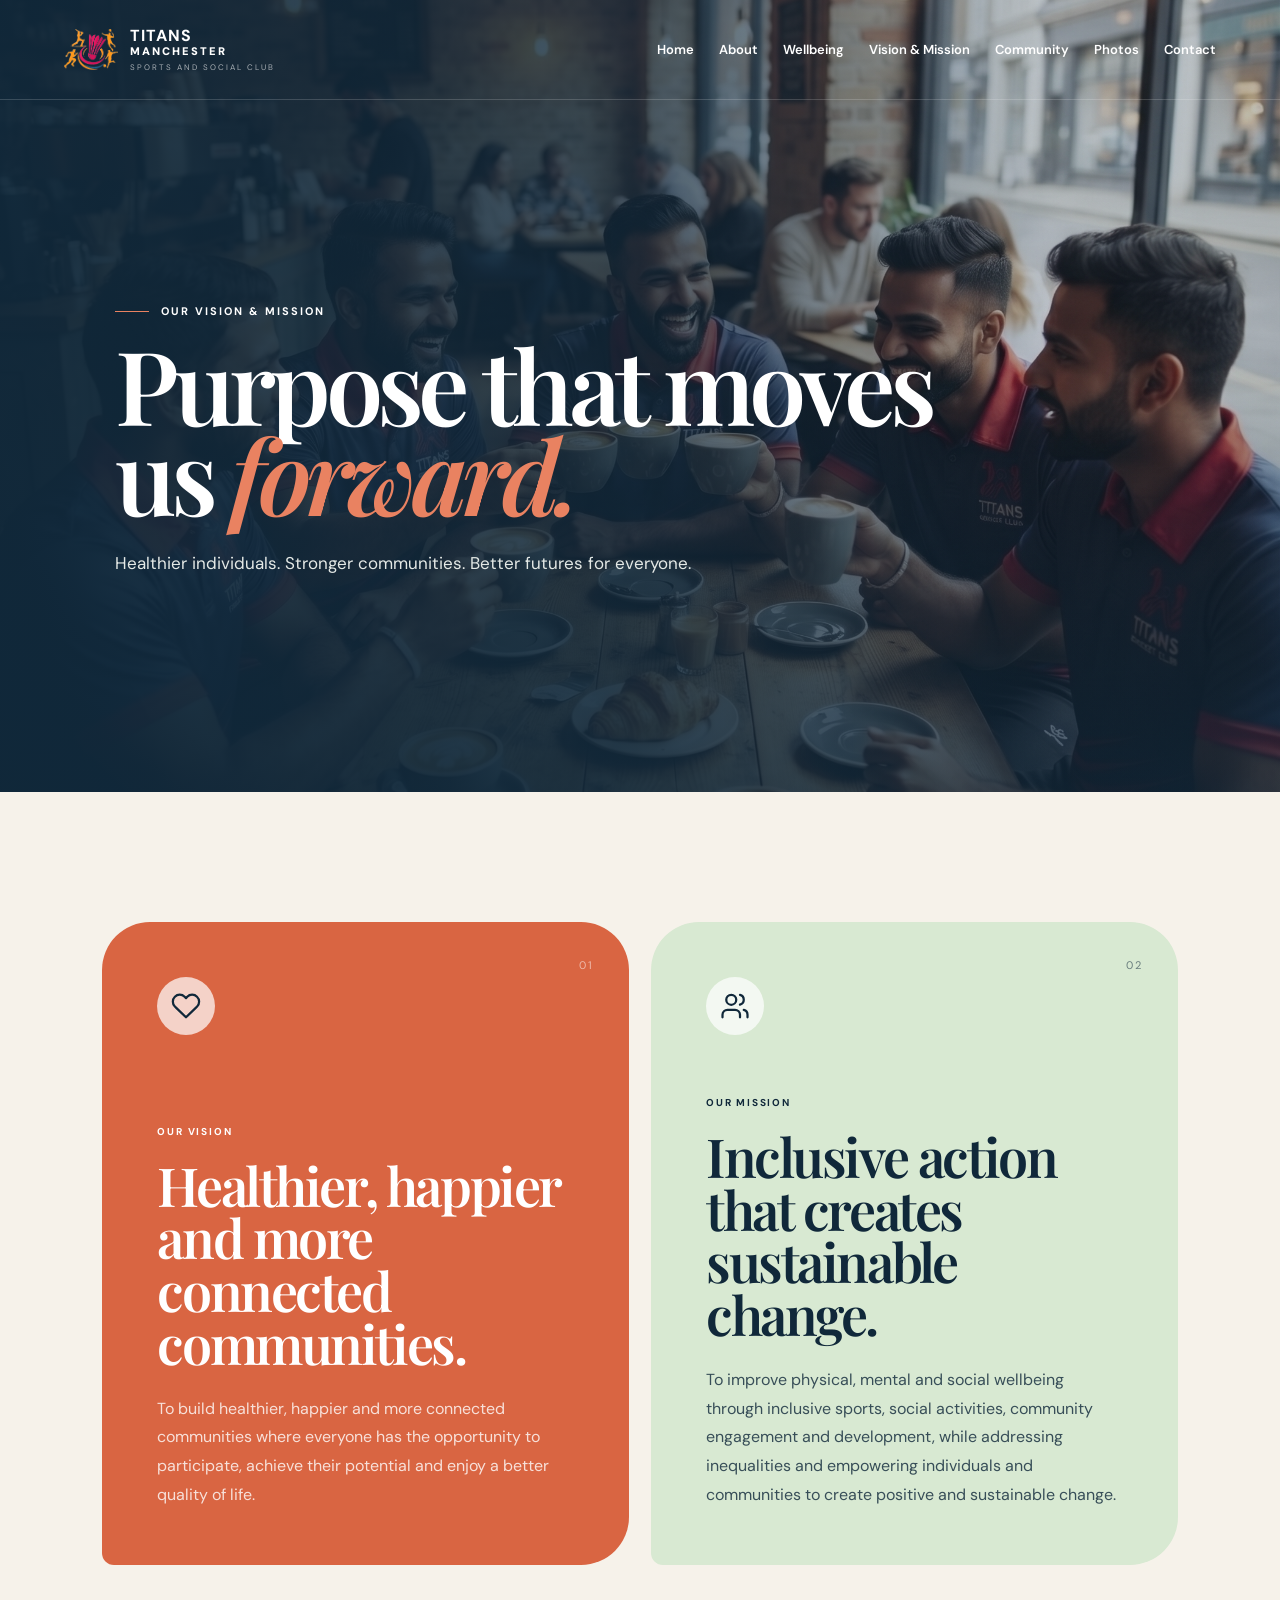
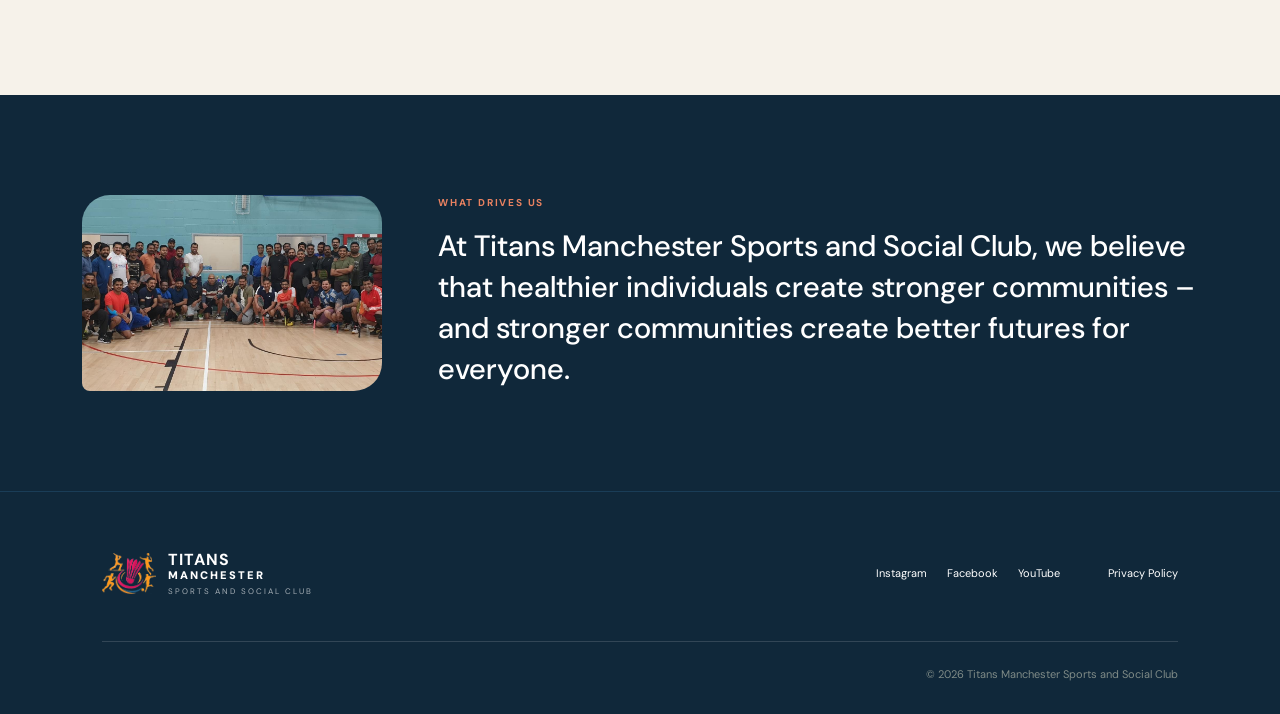
<file: vision.html>
<!doctype html>
<html lang="en">
  <head>
    
    <meta charset="UTF-8" />
    <meta name="viewport" content="width=device-width, initial-scale=1.0" />
    <title>Vision &amp; Mission | Titans Manchester Sports and Social Club</title>
    <link rel="shortcut icon" href="/favicon.png"><link rel="apple-touch-icon" sizes="180x180" href="/apple-touch-icon.png">
    <meta name="description" content="Our vision for healthier, happier and more connected communities, and our mission to create inclusive, sustainable change through sport and social activity.">
    <link rel="icon" href="/favicon.png">
    <meta property="og:title" content="Vision &amp; Mission | Titans Manchester Sports and Social Club">
    <meta property="og:description" content="Our vision for healthier, happier and more connected communities, and our mission to create inclusive, sustainable change through sport and social activity.">
    <script type="module" crossorigin src="/assets/index-BgcDKJjH.js"></script>
    <link rel="stylesheet" crossorigin href="/assets/index-C2geTz8D.css">
    <link rel="canonical" href="https://titansmanchester.co.uk/vision">
  </head>
  <body>
    
    <div id="root"><link rel="preload" as="image" href="/titans-logo.png"/><link rel="preload" as="image" href="/cafe-titan.jpg"/><link rel="preload" as="image" href="/gallery/badminton-group-photo-01.jpg"/><main class="vision-page"><nav class="nav "><a class="brand" href="/" aria-label="Titans Manchester home"><img src="/titans-logo.png" alt=""/><span class="brand-name">TITANS<strong>MANCHESTER</strong><small>Sports and Social Club</small></span></a><div class="nav-links "><a href="/">Home</a><a href="/about">About</a><a href="/wellbeing">Wellbeing</a><a href="/vision">Vision &amp; Mission</a><a href="/community">Community</a><a href="/gallery">Photos</a><a href="/contact">Contact</a></div><button class="menu" aria-label="Toggle navigation"><svg width="25" height="25" viewBox="0 0 24 24" fill="none" stroke="currentColor" stroke-width="1.8" stroke-linecap="round" stroke-linejoin="round" aria-hidden="true"><path d="M4 7h16M4 12h16M4 17h16"></path></svg></button></nav><section class="wellbeing-hero vision-hero" id="top"><img src="/cafe-titan.jpg" alt="Friends connecting and building a stronger community together"/><div class="about-hero-shade"></div><div class="about-hero-copy"><p class="eyebrow" data-reveal="true"><span></span> Our Vision &amp; Mission</p><h1 data-reveal="true">Purpose that moves us <em>forward.</em></h1><p data-reveal="true">Healthier individuals. Stronger communities. Better futures for everyone.</p></div></section><section class="purpose-section"><article class="purpose-panel vision-panel" data-reveal="true"><div class="purpose-number">01</div><div class="pillar-icon"><svg width="30" height="30" viewBox="0 0 24 24" fill="none" stroke="currentColor" stroke-width="1.8" stroke-linecap="round" stroke-linejoin="round" aria-hidden="true"><path d="M20.8 4.6a5.5 5.5 0 0 0-7.8 0L12 5.7l-1.1-1.1a5.5 5.5 0 0 0-7.8 7.8l1.1 1.1L12 21l7.8-7.5 1.1-1.1a5.5 5.5 0 0 0-.1-7.8Z"></path></svg></div><span>Our Vision</span><h2>Healthier, happier and more connected communities.</h2><p>To build healthier, happier and more connected communities where everyone has the opportunity to participate, achieve their potential and enjoy a better quality of life.</p></article><article class="purpose-panel mission-panel" data-reveal="true"><div class="purpose-number">02</div><div class="pillar-icon"><svg width="30" height="30" viewBox="0 0 24 24" fill="none" stroke="currentColor" stroke-width="1.8" stroke-linecap="round" stroke-linejoin="round" aria-hidden="true"><path d="M16 21v-2a4 4 0 0 0-4-4H6a4 4 0 0 0-4 4v2"></path><circle cx="9" cy="7" r="4"></circle><path d="M22 21v-2a4 4 0 0 0-3-3.87M16 3.13a4 4 0 0 1 0 7.75"></path></svg></div><span>Our Mission</span><h2>Inclusive action that creates sustainable change.</h2><p>To improve physical, mental and social wellbeing through inclusive sports, social activities, community engagement and development, while addressing inequalities and empowering individuals and communities to create positive and sustainable change.</p></article></section><section class="purpose-belief" data-reveal="true"><img src="/gallery/badminton-group-photo-01.jpg" alt="A large group of Titans members on court after a session"/><div><span>What drives us</span><h2>At Titans Manchester Sports and Social Club, we believe that healthier individuals create stronger communities – and stronger communities create better futures for everyone.</h2></div></section><footer id="contact"><a class="brand" href="/"><img src="/titans-logo.png" alt=""/><span class="brand-name">TITANS<strong>MANCHESTER</strong><small>Sports and Social Club</small></span></a><div><a href="#">Instagram</a><a href="#">Facebook</a><a href="#">YouTube</a></div><div class="footer-legal"><a href="/privacy">Privacy Policy</a></div><p class="footer-copyright">© <!-- -->2026<!-- --> Titans Manchester Sports and Social Club</p></footer></main></div>
    
  </body>
</html>
</file>
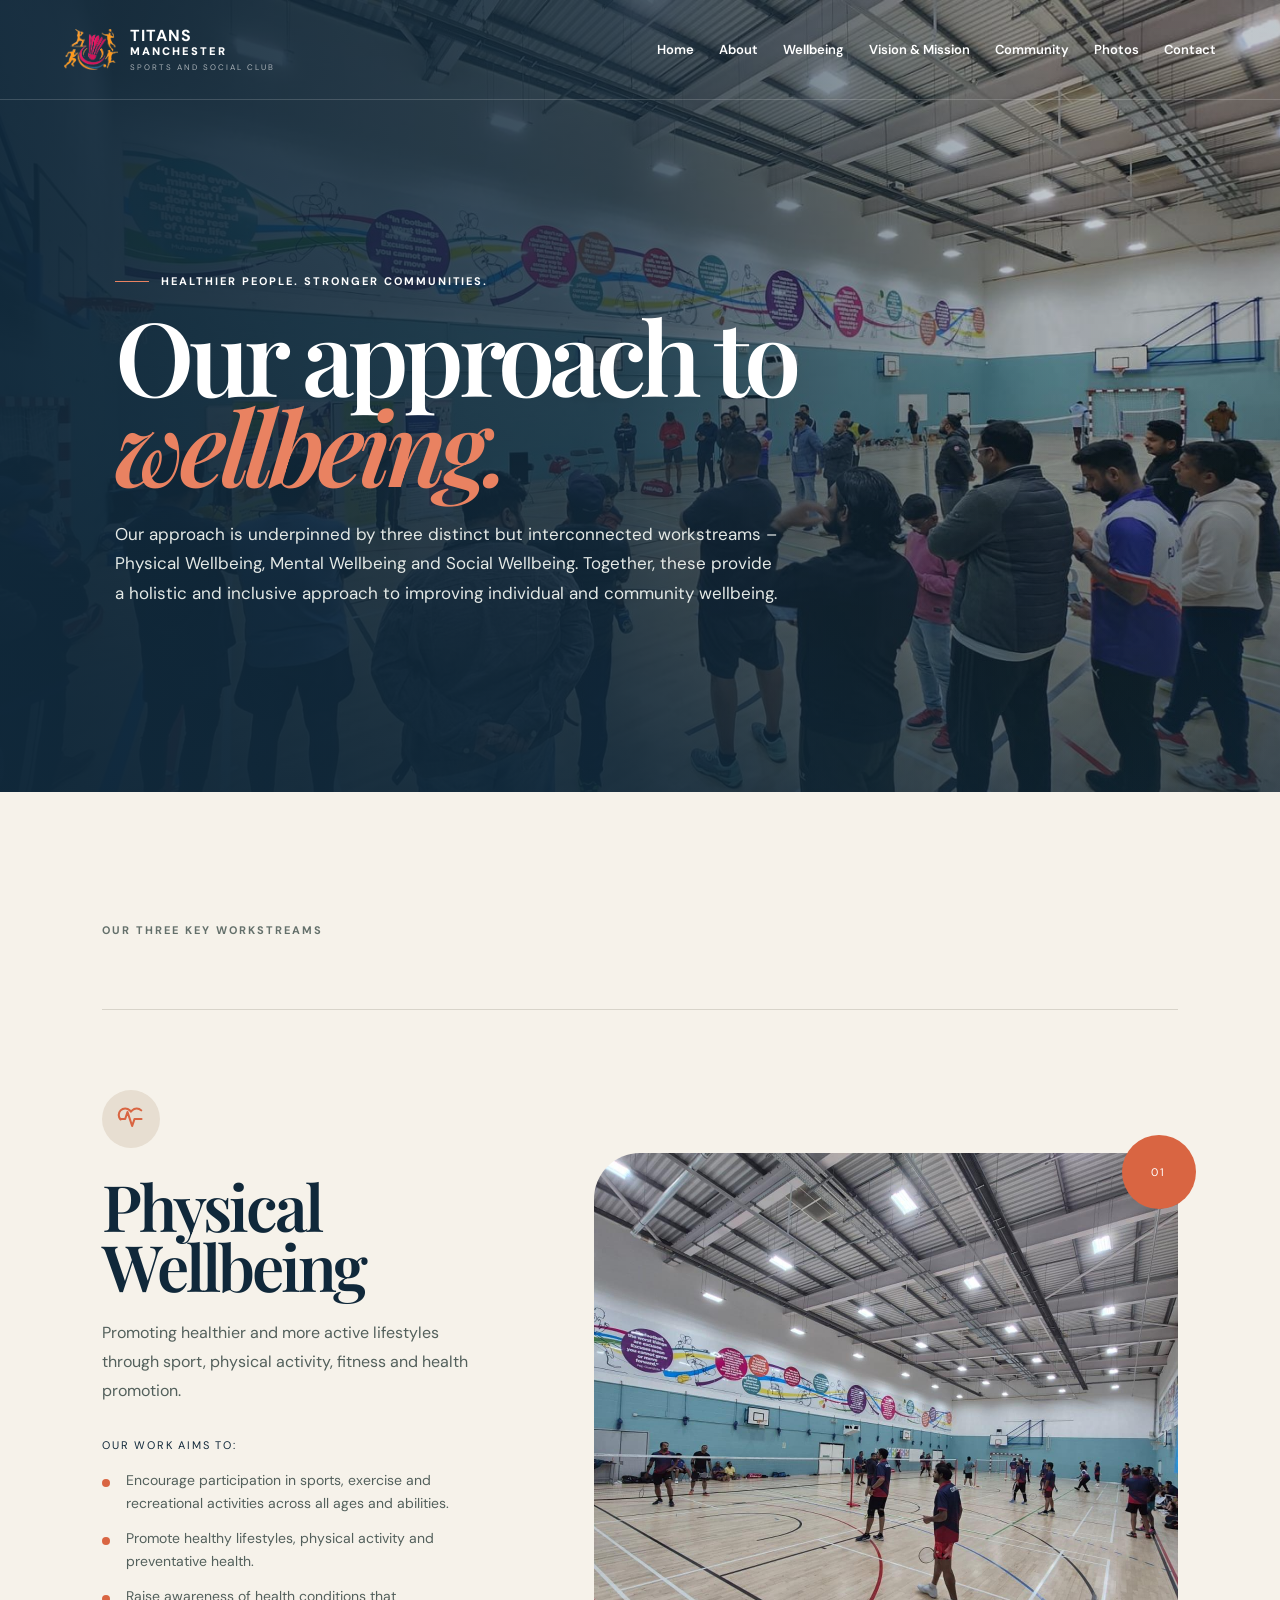
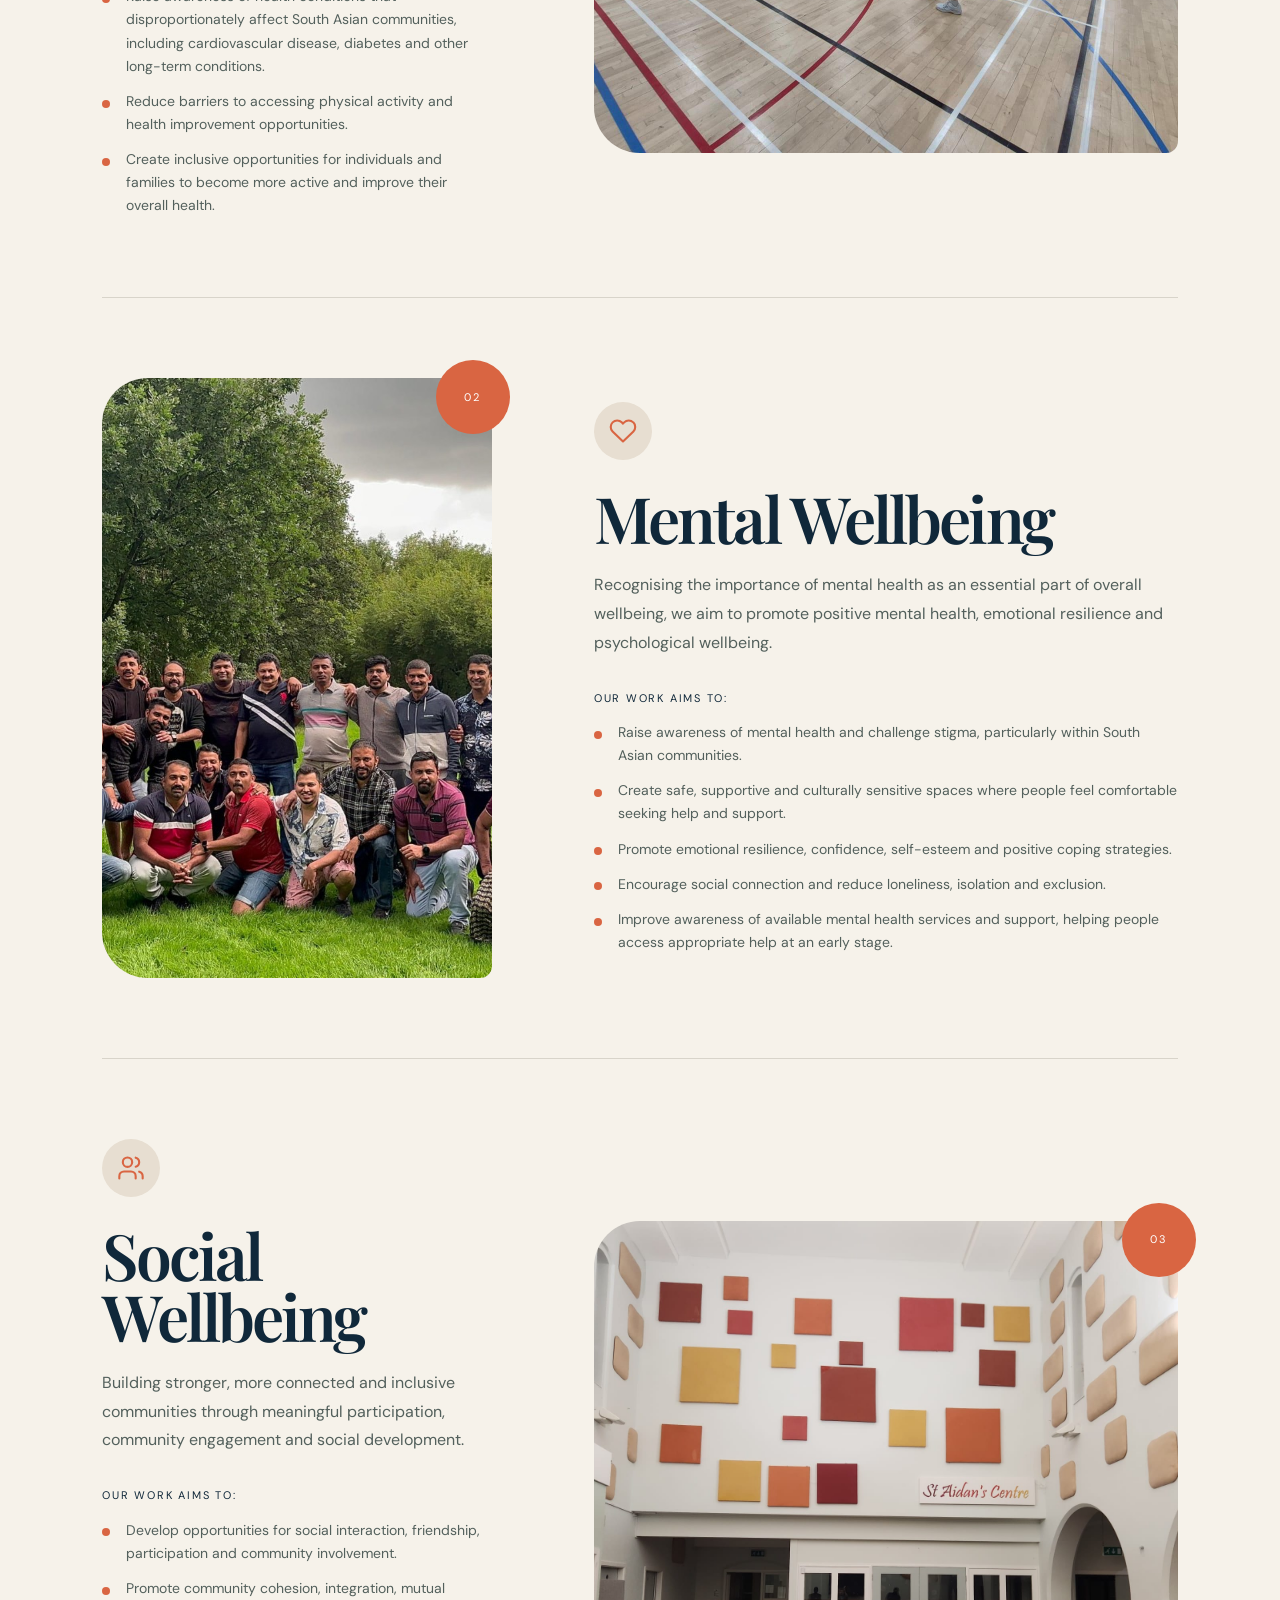
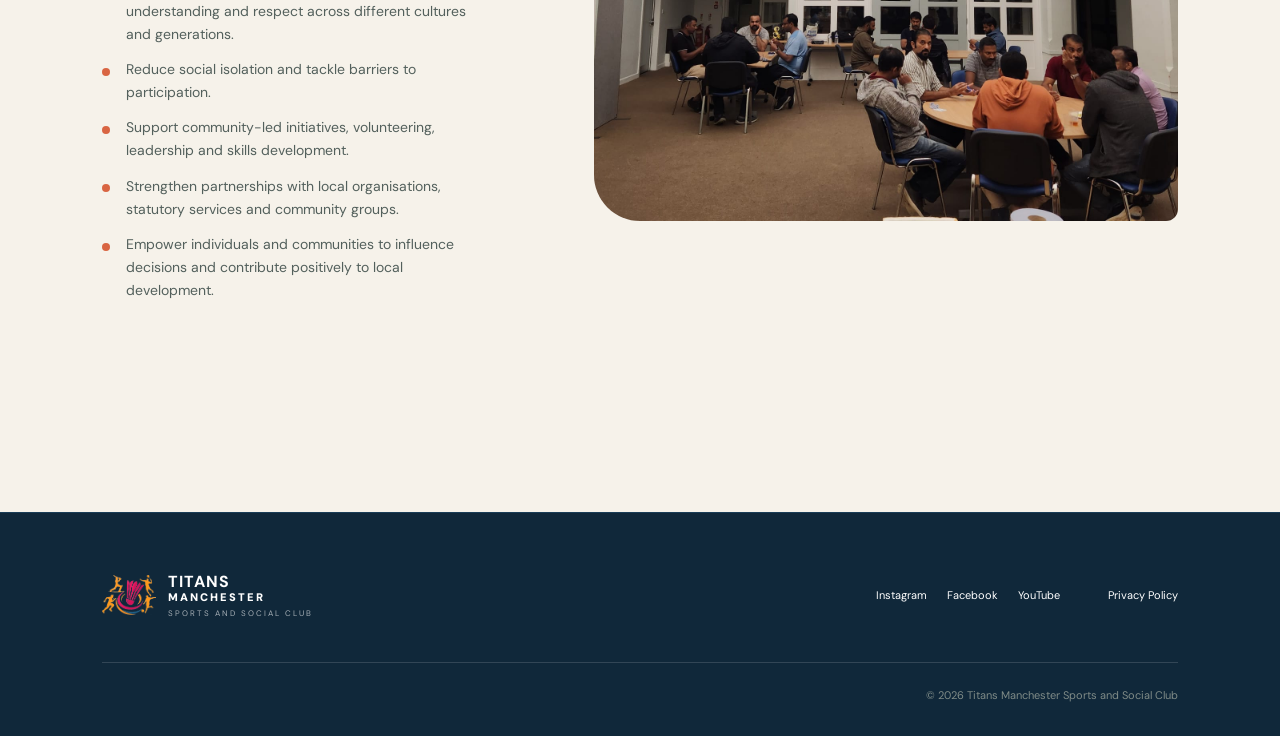
<file: wellbeing.html>
<!doctype html>
<html lang="en">
  <head>
    
    <meta charset="UTF-8" />
    <meta name="viewport" content="width=device-width, initial-scale=1.0" />
    <title>Wellbeing | Titans Manchester Sports and Social Club</title>
    <link rel="shortcut icon" href="/favicon.png"><link rel="apple-touch-icon" sizes="180x180" href="/apple-touch-icon.png">
    <meta name="description" content="Our three wellbeing workstreams – physical, mental and social – and how Titans Manchester Sports and Social CLub helps people live healthier, more active and more connected lives.">
    <link rel="icon" href="/favicon.png">
    <meta property="og:title" content="Wellbeing | Titans Manchester Sports and Social Club">
    <meta property="og:description" content="Our three wellbeing workstreams – physical, mental and social – and how Titans Manchester Sports and Social CLub helps people live healthier, more active and more connected lives.">
    <script type="module" crossorigin src="/assets/index-BgcDKJjH.js"></script>
    <link rel="stylesheet" crossorigin href="/assets/index-C2geTz8D.css">
    <link rel="canonical" href="https://titansmanchester.co.uk/wellbeing">
  </head>
  <body>
    
    <div id="root"><link rel="preload" as="image" href="/titans-logo.png"/><link rel="preload" as="image" href="/warmup.jpeg"/><link rel="preload" as="image" href="/community_badminton.jpeg"/><link rel="preload" as="image" href="/community-running.jpg"/><link rel="preload" as="image" href="/SocialWellbeing.jpeg"/><main class="wellbeing-page"><nav class="nav "><a class="brand" href="/" aria-label="Titans Manchester home"><img src="/titans-logo.png" alt=""/><span class="brand-name">TITANS<strong>MANCHESTER</strong><small>Sports and Social Club</small></span></a><div class="nav-links "><a href="/">Home</a><a href="/about">About</a><a href="/wellbeing">Wellbeing</a><a href="/vision">Vision &amp; Mission</a><a href="/community">Community</a><a href="/gallery">Photos</a><a href="/contact">Contact</a></div><button class="menu" aria-label="Toggle navigation"><svg width="25" height="25" viewBox="0 0 24 24" fill="none" stroke="currentColor" stroke-width="1.8" stroke-linecap="round" stroke-linejoin="round" aria-hidden="true"><path d="M4 7h16M4 12h16M4 17h16"></path></svg></button></nav><section class="wellbeing-hero" id="top"><img src="/warmup.jpeg" alt="A group taking part in an outdoor wellbeing session"/><div class="about-hero-shade"></div><div class="about-hero-copy"><p class="eyebrow" data-reveal="true"><span></span> Healthier people. Stronger communities.</p><h1 data-reveal="true">Our approach to <em>wellbeing.</em></h1><p data-reveal="true">Our approach is underpinned by three distinct but interconnected workstreams – Physical Wellbeing, Mental Wellbeing and Social Wellbeing. Together, these provide a holistic and inclusive approach to improving individual and community wellbeing.</p></div></section><section class="workstreams"><div class="section-tag" data-reveal="true">Our Three Key Workstreams</div><article class="workstream" data-reveal="true"><div class="workstream-image"><img src="/community_badminton.jpeg" alt="Physical Wellbeing at Titans Manchester"/><span>01</span></div><div class="workstream-copy"><div class="pillar-icon"><svg width="28" height="28" viewBox="0 0 24 24" fill="none" stroke="currentColor" stroke-width="1.8" stroke-linecap="round" stroke-linejoin="round" aria-hidden="true"><path d="M3 12h4l2-6 4 12 2-6h6"></path><path d="M20.8 4.6a5.5 5.5 0 0 0-7.8 0L12 5.7l-1.1-1.1a5.5 5.5 0 0 0-7.8 7.8"></path></svg></div><h2>Physical Wellbeing</h2><p class="workstream-intro">Promoting healthier and more active lifestyles through sport, physical activity, fitness and health promotion.</p><h3>Our work aims to:</h3><ul><li>Encourage participation in sports, exercise and recreational activities across all ages and abilities.</li><li>Promote healthy lifestyles, physical activity and preventative health.</li><li>Raise awareness of health conditions that disproportionately affect South Asian communities, including cardiovascular disease, diabetes and other long-term conditions.</li><li>Reduce barriers to accessing physical activity and health improvement opportunities.</li><li>Create inclusive opportunities for individuals and families to become more active and improve their overall health.</li></ul></div></article><article class="workstream" data-reveal="true"><div class="workstream-image"><img src="/community-running.jpg" alt="Mental Wellbeing at Titans Manchester"/><span>02</span></div><div class="workstream-copy"><div class="pillar-icon"><svg width="28" height="28" viewBox="0 0 24 24" fill="none" stroke="currentColor" stroke-width="1.8" stroke-linecap="round" stroke-linejoin="round" aria-hidden="true"><path d="M20.8 4.6a5.5 5.5 0 0 0-7.8 0L12 5.7l-1.1-1.1a5.5 5.5 0 0 0-7.8 7.8l1.1 1.1L12 21l7.8-7.5 1.1-1.1a5.5 5.5 0 0 0-.1-7.8Z"></path></svg></div><h2>Mental Wellbeing</h2><p class="workstream-intro">Recognising the importance of mental health as an essential part of overall wellbeing, we aim to promote positive mental health, emotional resilience and psychological wellbeing.</p><h3>Our work aims to:</h3><ul><li>Raise awareness of mental health and challenge stigma, particularly within South Asian communities.</li><li>Create safe, supportive and culturally sensitive spaces where people feel comfortable seeking help and support.</li><li>Promote emotional resilience, confidence, self-esteem and positive coping strategies.</li><li>Encourage social connection and reduce loneliness, isolation and exclusion.</li><li>Improve awareness of available mental health services and support, helping people access appropriate help at an early stage.</li></ul></div></article><article class="workstream" data-reveal="true"><div class="workstream-image"><img src="/SocialWellbeing.jpeg" alt="Social Wellbeing at Titans Manchester"/><span>03</span></div><div class="workstream-copy"><div class="pillar-icon"><svg width="28" height="28" viewBox="0 0 24 24" fill="none" stroke="currentColor" stroke-width="1.8" stroke-linecap="round" stroke-linejoin="round" aria-hidden="true"><path d="M16 21v-2a4 4 0 0 0-4-4H6a4 4 0 0 0-4 4v2"></path><circle cx="9" cy="7" r="4"></circle><path d="M22 21v-2a4 4 0 0 0-3-3.87M16 3.13a4 4 0 0 1 0 7.75"></path></svg></div><h2>Social Wellbeing</h2><p class="workstream-intro">Building stronger, more connected and inclusive communities through meaningful participation, community engagement and social development.</p><h3>Our work aims to:</h3><ul><li>Develop opportunities for social interaction, friendship, participation and community involvement.</li><li>Promote community cohesion, integration, mutual understanding and respect across different cultures and generations.</li><li>Reduce social isolation and tackle barriers to participation.</li><li>Support community-led initiatives, volunteering, leadership and skills development.</li><li>Strengthen partnerships with local organisations, statutory services and community groups.</li><li>Empower individuals and communities to influence decisions and contribute positively to local development.</li></ul></div></article></section><footer id="contact"><a class="brand" href="/"><img src="/titans-logo.png" alt=""/><span class="brand-name">TITANS<strong>MANCHESTER</strong><small>Sports and Social Club</small></span></a><div><a href="#">Instagram</a><a href="#">Facebook</a><a href="#">YouTube</a></div><div class="footer-legal"><a href="/privacy">Privacy Policy</a></div><p class="footer-copyright">© <!-- -->2026<!-- --> Titans Manchester Sports and Social Club</p></footer></main></div>
    
  </body>
</html>
</file>
<file: assets/index-C2geTz8D.css>
@import "https://fonts.googleapis.com/css2?family=DM+Sans:wght@400;500;600;700&family=Playfair+Display:ital,wght@0,600;1,600&display=swap";@layer components;@layer properties{@supports (((-webkit-hyphens:none)) and (not (margin-trim:inline))) or ((-moz-orient:inline) and (not (color:rgb(from red r g b)))){*,:before,:after,::backdrop{--tw-rotate-x:initial;--tw-rotate-y:initial;--tw-rotate-z:initial;--tw-skew-x:initial;--tw-skew-y:initial;--tw-blur:initial;--tw-brightness:initial;--tw-contrast:initial;--tw-grayscale:initial;--tw-hue-rotate:initial;--tw-invert:initial;--tw-opacity:initial;--tw-saturate:initial;--tw-sepia:initial;--tw-drop-shadow:initial;--tw-drop-shadow-color:initial;--tw-drop-shadow-alpha:100%;--tw-drop-shadow-size:initial}}}@layer theme{:root,:host{--font-sans:"DM Sans", sans-serif;--font-mono:ui-monospace, SFMono-Regular, Menlo, Monaco, Consolas, "Liberation Mono", "Courier New", monospace;--spacing:.25rem;--default-font-family:var(--font-sans);--default-mono-font-family:var(--font-mono)}}@layer base{*,:after,:before,::backdrop{box-sizing:border-box;border:0 solid;margin:0;padding:0}::file-selector-button{box-sizing:border-box;border:0 solid;margin:0;padding:0}html,:host{-webkit-text-size-adjust:100%;tab-size:4;line-height:1.5;font-family:var(--default-font-family,ui-sans-serif, system-ui, sans-serif, "Apple Color Emoji", "Segoe UI Emoji", "Segoe UI Symbol", "Noto Color Emoji");font-feature-settings:var(--default-font-feature-settings,normal);font-variation-settings:var(--default-font-variation-settings,normal);-webkit-tap-highlight-color:transparent}hr{height:0;color:inherit;border-top-width:1px}abbr:where([title]){-webkit-text-decoration:underline dotted;text-decoration:underline dotted}h1,h2,h3,h4,h5,h6{font-size:inherit;font-weight:inherit}a{color:inherit;-webkit-text-decoration:inherit;-webkit-text-decoration:inherit;-webkit-text-decoration:inherit;-webkit-text-decoration:inherit;text-decoration:inherit}b,strong{font-weight:bolder}code,kbd,samp,pre{font-family:var(--default-mono-font-family,ui-monospace, SFMono-Regular, Menlo, Monaco, Consolas, "Liberation Mono", "Courier New", monospace);font-feature-settings:var(--default-mono-font-feature-settings,normal);font-variation-settings:var(--default-mono-font-variation-settings,normal);font-size:1em}small{font-size:80%}sub,sup{vertical-align:baseline;font-size:75%;line-height:0;position:relative}sub{bottom:-.25em}sup{top:-.5em}table{text-indent:0;border-color:inherit;border-collapse:collapse}:-moz-focusring{outline:auto}progress{vertical-align:baseline}summary{display:list-item}ol,ul,menu{list-style:none}img,svg,video,canvas,audio,iframe,embed,object{vertical-align:middle;display:block}img,video{max-width:100%;height:auto}button,input,select,optgroup,textarea{font:inherit;font-feature-settings:inherit;font-variation-settings:inherit;letter-spacing:inherit;color:inherit;opacity:1;background-color:#0000;border-radius:0}::file-selector-button{font:inherit;font-feature-settings:inherit;font-variation-settings:inherit;letter-spacing:inherit;color:inherit;opacity:1;background-color:#0000;border-radius:0}:where(select:is([multiple],[size])) optgroup{font-weight:bolder}:where(select:is([multiple],[size])) optgroup option{padding-inline-start:20px}::file-selector-button{margin-inline-end:4px}::placeholder{opacity:1}@supports (not ((-webkit-appearance:-apple-pay-button))) or (contain-intrinsic-size:1px){::placeholder{color:currentColor}@supports (color:color-mix(in lab, red, red)){::placeholder{color:color-mix(in oklab, currentcolor 50%, transparent)}}}textarea{resize:vertical}::-webkit-search-decoration{-webkit-appearance:none}::-webkit-date-and-time-value{min-height:1lh;text-align:inherit}::-webkit-datetime-edit{display:inline-flex}::-webkit-datetime-edit-fields-wrapper{padding:0}::-webkit-datetime-edit{padding-block:0}::-webkit-datetime-edit-year-field{padding-block:0}::-webkit-datetime-edit-month-field{padding-block:0}::-webkit-datetime-edit-day-field{padding-block:0}::-webkit-datetime-edit-hour-field{padding-block:0}::-webkit-datetime-edit-minute-field{padding-block:0}::-webkit-datetime-edit-second-field{padding-block:0}::-webkit-datetime-edit-millisecond-field{padding-block:0}::-webkit-datetime-edit-meridiem-field{padding-block:0}::-webkit-calendar-picker-indicator{line-height:1}:-moz-ui-invalid{box-shadow:none}button,input:where([type=button],[type=reset],[type=submit]){appearance:button}::file-selector-button{appearance:button}::-webkit-inner-spin-button{height:auto}::-webkit-outer-spin-button{height:auto}[hidden]:where(:not([hidden=until-found])){display:none!important}html{scroll-behavior:smooth}body{color:#10283a;background:#f6f2ea;font-family:DM Sans,sans-serif}a{text-decoration:none}button{cursor:pointer}}@layer utilities{.fixed{position:fixed}.static{position:static}.start{inset-inline-start:var(--spacing)}.end{inset-inline-end:var(--spacing)}.grid{display:grid}.hidden{display:none}.inline{display:inline}.table{display:table}.transform{transform:var(--tw-rotate-x,) var(--tw-rotate-y,) var(--tw-rotate-z,) var(--tw-skew-x,) var(--tw-skew-y,)}.filter{filter:var(--tw-blur,) var(--tw-brightness,) var(--tw-contrast,) var(--tw-grayscale,) var(--tw-hue-rotate,) var(--tw-invert,) var(--tw-saturate,) var(--tw-sepia,) var(--tw-drop-shadow,)}}main{overflow:hidden}.reveal-ready [data-reveal]{opacity:0;transition:opacity 1.15s cubic-bezier(.2,.7,.2,1),transform 1.15s cubic-bezier(.2,.7,.2,1);transform:translateY(48px)}.reveal-ready [data-reveal].is-visible{opacity:1;transform:translateY(0)}.activity-grid [data-reveal]:nth-child(2){transition-delay:.14s}.activity-grid [data-reveal]:nth-child(3){transition-delay:.28s}.activity-grid [data-reveal]:nth-child(4){transition-delay:.42s}.community-gallery[data-reveal],.join-card[data-reveal]{transition-delay:.18s}.hero-copy .eyebrow[data-reveal]{transition-delay:.12s}.hero-copy h1[data-reveal]{transition-delay:.28s}.hero-copy .hero-text[data-reveal]{transition-delay:.44s}.hero-copy .hero-actions[data-reveal]{transition-delay:.58s}.nav{z-index:20;color:#fff;background:0 0;border-bottom:1px solid #ffffff2b;justify-content:space-between;align-items:center;width:100%;height:100px;padding:0 5vw;transition:height .35s,background .35s,box-shadow .35s,-webkit-backdrop-filter .35s,backdrop-filter .35s;display:flex;position:fixed;top:0;left:0}.nav.scrolled{-webkit-backdrop-filter:blur(16px);backdrop-filter:blur(16px);background:#10283aeb;border-bottom-color:#ffffff14;height:78px;box-shadow:0 10px 30px #07172220}.brand{color:inherit;letter-spacing:.06em;align-items:center;gap:12px;font:700 16px/1 DM Sans,sans-serif;display:flex}.brand img{object-fit:contain;flex:none;width:54px;height:54px}.brand-name{flex-direction:column;gap:2px;display:flex}.brand-name strong{letter-spacing:.18em;font-size:11px}.nav .brand img{transition:width .35s,height .35s}.nav.scrolled .brand img{width:46px;height:46px}.brand small{letter-spacing:.25em;text-transform:uppercase;opacity:.62;margin-top:4px;font:8px/1 DM Sans,sans-serif;display:block}.nav-links{align-items:center;gap:25px;font-size:13px;font-weight:600;display:flex}.nav-links a{color:inherit;transition:color .25s}.nav-links>a:hover{color:#e98261}.nav-cta{background:#fff;border-radius:999px;align-items:center;gap:10px;padding:13px 18px;display:flex;color:#10283a!important}.menu{color:#fff;background:0 0;border:0;display:none}.hero{color:#fff;background:#10283a;border-radius:0 0 56px 56px;align-items:center;height:100vh;min-height:790px;display:flex;position:relative}.hero-video{object-fit:cover;width:100%;height:100%;position:absolute;inset:0}.hero-shade{background:linear-gradient(90deg,#10283aeb 0%,#10283abf 45%,#10283a4d 78%),linear-gradient(#0000 52%,#10283a9c);position:absolute;inset:0}.hero-copy{z-index:2;width:min(850px,90vw);margin-left:9vw;padding-top:80px;position:relative}.eyebrow,.section-tag{text-transform:uppercase;letter-spacing:.18em;align-items:center;gap:12px;font-size:11px;font-weight:700;display:flex}.eyebrow span{background:#e98261;width:34px;height:1px}.hero h1,h2{letter-spacing:-.045em;font-family:Playfair Display,serif}.hero h1{margin:22px 0;font-size:clamp(60px,min(6.8vw,14vh),110px);font-weight:600;line-height:.88}.hero h1 em{color:#e98261;font-style:italic}.hero-text{color:#d8dfdc;max-width:590px;font-size:16px;line-height:1.75}.hero-actions{gap:12px;margin-top:35px;display:flex}.button{text-transform:uppercase;letter-spacing:.08em;color:#fff;border:1px solid #ffffff4d;border-radius:999px;justify-content:center;align-items:center;gap:18px;min-height:54px;padding:0 26px;font-size:11px;font-weight:700;transition:transform .25s,background .25s;display:inline-flex}.button:hover{transform:translateY(-3px)}.button.primary{color:#fff;background:#d96542;border-color:#d96542}.button.ghost:hover{color:#10283a;background:#fff}.hero-stat{z-index:2;align-items:center;gap:18px;display:flex;position:absolute;bottom:7%;right:6vw}.hero-stat strong{font:600 55px/.85 Playfair Display}.hero-stat strong span{color:#e98261}.hero-stat p{color:#d5dbd8;text-transform:uppercase;letter-spacing:.1em;border-left:1px solid #fff5;padding-left:17px;font-size:11px;line-height:1.6}.scroll-cue{z-index:2;transform-origin:0;letter-spacing:.18em;text-transform:uppercase;align-items:center;gap:10px;font-size:9px;display:flex;position:absolute;bottom:8%;left:3vw;transform:rotate(-90deg)}.scroll-cue span{background:#e98261;width:45px;height:1px}.intro{padding:130px 8vw 110px}.section-tag{color:#64706b;margin-bottom:40px}.section-tag.light{color:#95a19d}.intro-grid{grid-template-columns:1.35fr .65fr;align-items:stretch;gap:7vw;display:grid}.intro h2,.activity-heading h2,.join h2{margin:0;font-size:clamp(46px,6vw,90px);line-height:.94}h2 span{color:#d96542;-webkit-text-stroke:0;font-style:italic}.intro-grid p{color:#4d5955;font-size:16px;line-height:1.85}.intro-content{max-width:680px;margin-top:38px}.intro-content p+p{margin-top:18px}.text-link{color:#10283a;text-transform:uppercase;letter-spacing:.07em;border-bottom:1px solid #d96542;align-items:center;gap:12px;margin-top:24px;padding-bottom:7px;font-size:12px;font-weight:700;display:inline-flex}.community-gallery{grid-template-rows:180px 145px 150px;grid-template-columns:1.15fr .85fr;align-self:center;gap:12px;display:grid}.community-gallery img{object-fit:cover;border-radius:26px;width:100%;height:100%}.community-gallery img:first-child{border-radius:34px 34px 10px;grid-row:span 2}.community-gallery img:nth-child(3){border-radius:26px 8px 26px 26px}.community-gallery img:last-child{border-radius:10px 30px 30px;grid-column:1/-1}.home-wellbeing{background:#e8e1d6;padding:120px 6vw 130px}.home-wellbeing-heading{grid-template-columns:1.25fr .65fr;align-items:end;gap:8vw;margin:0 2vw 55px;display:grid}.home-wellbeing-heading h2{letter-spacing:-.05em;margin:0;font:600 clamp(48px,5.8vw,88px)/.95 Playfair Display}.home-wellbeing-heading h2 span{color:#d96542;font-style:italic}.home-wellbeing-heading>p{color:#58645f;line-height:1.8}.home-pillar-grid{grid-template-columns:repeat(3,1fr);gap:18px;display:grid}.home-pillar-card{color:#fff;border-radius:42px 42px 42px 10px;height:570px;position:relative;overflow:hidden}.home-pillar-card>img{object-fit:cover;object-position:50% 50%;width:100%;height:100%;animation:16s ease-in-out infinite paused pillar-pan;position:absolute;inset:0}.home-pillar-card:hover>img,.home-pillar-card:focus-visible>img{animation-play-state:running}@keyframes pillar-pan{0%,to{object-position:50% 50%}25%{object-position:0% 0%}75%{object-position:100% 100%}}.home-pillar-shade{background:linear-gradient(#10283a2b 28%,#10283af2 100%);position:absolute;inset:0}.home-pillar-card>.pillar-icon{background:#ffffffe8;position:absolute;top:25px;left:25px}.home-pillar-card>div:last-child{position:absolute;bottom:30px;left:30px;right:30px}.home-pillar-card>div:last-child>span{color:#ef9b7e;letter-spacing:.16em;font-size:10px}.home-pillar-card h3{margin:10px 0 14px;font:600 42px/.95 Playfair Display}.home-pillar-card p{color:#dce3df;margin:0;font-size:13px;line-height:1.6}.home-pillar-grid [data-reveal]:nth-child(2){transition-delay:.16s}.home-pillar-grid [data-reveal]:nth-child(3){transition-delay:.32s}.activity-section{color:#fff;background:#10283a;padding:115px 4vw 85px}.activity-heading{justify-content:space-between;align-items:end;margin:0 4vw 55px;display:flex}.activity-heading p{color:#9aa4a0;max-width:420px;line-height:1.7}.activity-grid{grid-template-columns:repeat(4,1fr);gap:18px;display:grid}.activity-card{color:#fff;border-radius:42px 42px 42px 10px;height:520px;position:relative;overflow:hidden;transform:translateZ(0)}.activity-card img{object-fit:cover;filter:grayscale(.25)brightness(.74);width:100%;height:100%;transition:transform .7s cubic-bezier(.2,.7,.2,1),filter .4s}.activity-card:hover img{filter:grayscale(0)brightness(.85);transform:scale(1.07)}.card-overlay{background:linear-gradient(#0000 35%,#07110fe8);position:absolute;inset:0}.card-number{opacity:.7;letter-spacing:.15em;font-size:10px;position:absolute;top:22px;left:22px}.card-copy{position:absolute;bottom:28px;left:25px}.card-copy span{color:#f0a288;text-transform:uppercase;letter-spacing:.15em;font-size:9px}.card-copy h3{margin:8px 0 0;font:600 34px/1 Playfair Display}.card-arrow{-webkit-backdrop-filter:blur(8px);backdrop-filter:blur(8px);border:1px solid #fff6;border-radius:50%;place-items:center;width:48px;height:48px;transition:background .3s,color .3s,transform .3s;display:grid;position:absolute;bottom:25px;right:22px}.activity-card:hover .card-arrow{color:#fff;background:#d96542;border-color:#d96542;transform:rotate(-35deg)}.home-purpose-section{color:#fff;background:#10283a;padding:120px 6vw}.home-purpose-heading{margin:0 2vw 55px}.home-purpose-heading h2{letter-spacing:-.055em;margin:0;font:600 clamp(54px,7vw,105px)/.92 Playfair Display}.home-purpose-heading h2 span,.home-community-copy h2 span{color:#e98261;font-style:italic}.home-purpose-grid{grid-template-columns:1fr 1fr;gap:18px;margin-bottom:100px;display:grid}.home-purpose-card{color:#10283a;border-radius:42px 42px 42px 10px;flex-direction:column;min-height:350px;padding:38px;display:flex;position:relative;overflow:hidden}.home-purpose-card.mission{background:#d8e9d2}.home-purpose-card.vision{background:#efb9a7}.home-purpose-card>span{letter-spacing:.16em;text-transform:uppercase;margin-top:auto;margin-bottom:18px;font-size:10px;font-weight:700}.home-purpose-card h4{letter-spacing:-.015em;max-width:620px;margin:0 76px 0 0;font:600 20px/1.45 DM Sans}.purpose-arrow{border:1px solid #10283a45;border-radius:50%;place-items:center;width:48px;height:48px;transition:transform .3s,background .3s,color .3s;display:grid;position:absolute;bottom:30px;right:30px}.home-purpose-card:hover .purpose-arrow{color:#fff;background:#10283a;transform:rotate(-35deg)}.home-purpose-grid [data-reveal]:nth-child(2){transition-delay:.18s}.home-community-block{border-top:1px solid #ffffff1f;grid-template-columns:1fr 1fr;align-items:center;gap:7vw;margin:0 2vw;padding-top:100px;display:grid}.home-community-image{height:560px}.home-community-image img{object-fit:cover;border-radius:44px 44px 12px;width:100%;height:100%}.home-community-copy h2{letter-spacing:-.05em;margin:0 0 28px;font:600 clamp(48px,5.5vw,82px)/.95 Playfair Display}.home-community-copy p{color:#b7c1bd;max-width:640px;font-size:16px;line-height:1.85}.home-community-copy .button{margin-top:25px}.manifesto{color:#fff9f2;background:#d96542;padding:0 0 110px;position:relative}.marquee{white-space:nowrap;letter-spacing:.14em;border-bottom:1px solid #ffffff42;padding:19px 0;font:600 13px DM Sans;display:flex;overflow:hidden}.marquee span{animation:18s linear infinite marquee}.manifesto-inner{grid-template-columns:1.15fr .85fr;align-items:center;gap:8vw;padding:100px 8vw 10px;display:grid}.manifesto-copy>p{text-transform:uppercase;letter-spacing:.16em;font-size:12px}.manifesto h2{margin:20px 0 45px;line-height:.95}.manifesto h2.belief-headline{letter-spacing:-.04em;max-width:850px;font-size:clamp(52px,6vw,88px)}.manifesto h2 span{color:#10283a;font-style:italic;display:block}.belief-flow{grid-template-columns:1fr auto 1fr auto 1fr;align-items:center;gap:14px;display:grid}.belief-flow>svg{opacity:.65}.belief-flow>div{align-items:center;gap:11px;display:flex}.belief-flow i{color:#d96542;background:#fff9f2;border-radius:50%;flex:none;place-items:center;width:44px;height:44px;font-style:normal;display:grid}.belief-flow span{color:#ffe6dd;font-size:10px;line-height:1.5}.belief-flow b{color:#fff;font-size:11px;display:block}.manifesto-image{height:590px;position:relative}.manifesto-collage{position:absolute;inset:0}.manifesto-collage img{object-fit:cover;position:absolute;box-shadow:0 20px 50px #61200f29}.manifesto-collage img:first-child{border:8px solid #d96542;border-radius:44px 44px 10px;width:60%;height:100%;top:0;left:0}.manifesto-collage img:nth-child(2){border:8px solid #d96542;border-radius:32px 32px 32px 9px;width:50%;height:52%;top:0;right:-15px}.manifesto-collage img:nth-child(3){border:8px solid #d96542;border-radius:10px 36px 36px;width:50%;height:52%;bottom:0;right:-15px}.join{grid-template-columns:1fr .65fr;align-items:center;gap:10vw;padding:120px 8vw;display:grid}.join h2 span{color:#d96542}.join-copy>p{color:#56605d;max-width:540px;line-height:1.8}.join-card{color:#fff;background:#10283a;border-radius:46px 46px 46px 12px;padding:55px;position:relative;overflow:hidden;box-shadow:18px 18px #e5d9ca}.join-card:after{content:"";pointer-events:none;border:34px solid #ffffff0b;border-radius:50%;width:170px;height:170px;position:absolute;top:-75px;right:-65px}.join-label{color:#f0a288;text-transform:uppercase;letter-spacing:.18em;font-size:9px}.join-card h3{margin:25px 0 35px;font:600 44px/1.05 Playfair Display}.join-card .button{width:100%}.join-card>p{text-align:center;color:#87908d;margin:20px 0 0;font-size:11px}footer{color:#fff;background:#10283a;border-top:1px solid #1a3d57;grid-template-columns:1fr auto auto;align-items:center;gap:30px 48px;padding:55px 8vw 32px;font-size:11px;display:grid}footer>p{color:#7f8b87}footer>.footer-copyright{text-align:right;border-top:1px solid #ffffff24;grid-column:1/-1;margin:10px 0 0;padding-top:24px}footer>div{gap:20px;display:flex}footer>div a{color:#fff}footer>span{color:#68726f}.footer-legal{text-align:right;flex-direction:column;align-items:flex-end;gap:8px}.footer-legal span{color:#68726f;white-space:nowrap}.about-hero{color:#fff;background:#10283a;align-items:center;height:90vh;min-height:760px;display:flex;position:relative;overflow:hidden}.about-hero>img{object-fit:cover;object-position:center 44%;width:100%;height:100%;position:absolute;inset:0}.about-hero-shade{background:linear-gradient(90deg,#10283af4 0%,#10283ac7 48%,#10283a42 82%),linear-gradient(#0000 45%,#10283aa8);position:absolute;inset:0}.about-hero-copy{z-index:2;width:min(900px,86vw);margin:90px 0 0 9vw;position:relative}.about-hero h1{letter-spacing:-.055em;margin:20px 0 30px;font:600 clamp(70px,8.2vw,110px)/.84 Playfair Display}.about-hero h1 em{color:#e98261;font-style:italic}.about-hero-copy>p:last-child{color:#e4e9e6;max-width:670px;font-size:17px;line-height:1.75}.about-intro{padding:130px 8vw}.about-intro-grid{grid-template-columns:1.1fr .8fr;align-items:start;gap:10vw;display:grid}.about-intro h2,.pillars-heading h2,.commitment-copy h2,.vision-section h2{letter-spacing:-.045em;margin:0;font:600 clamp(48px,5.7vw,84px)/.98 Playfair Display}.about-intro h2 span,.commitment-copy h2 span,.pillars-heading h2 span{color:#d96542;font-style:italic}.about-prose p,.commitment-copy p{color:#53605c;font-size:16px;line-height:1.85}.about-prose p+p,.commitment-copy p+p{margin-top:20px}.about-wellbeing{color:#fff;background:#10283a;grid-template-columns:1fr 1fr;align-items:center;gap:8vw;padding:120px 8vw;display:grid}.about-wellbeing-images{min-height:560px;position:relative}.about-wellbeing-images img{object-fit:cover;border-radius:42px 42px 12px;width:78%;height:75%;position:absolute}.about-wellbeing-images img:first-child{top:0;left:0}.about-wellbeing-images img:last-child{border:9px solid #10283a;border-radius:32px 10px 32px 32px;width:48%;height:48%;bottom:0;right:0}.about-wellbeing-copy .section-tag{color:#aab5b0}.about-wellbeing-copy h2{letter-spacing:-.05em;margin:0 0 35px;font:600 clamp(48px,5.6vw,82px)/.95 Playfair Display}.about-wellbeing-copy h2 span{color:#e98261;font-style:italic}.wellbeing-points{gap:10px;margin-bottom:35px;display:grid}.wellbeing-points>div{background:#ffffff08;border:1px solid #ffffff1f;border-radius:18px;align-items:center;gap:16px;padding:17px 20px;display:flex}.wellbeing-points svg{color:#e98261;flex:none}.wellbeing-points span{color:#aab5b0;font-size:12px}.wellbeing-points b{color:#fff;margin-bottom:4px;font-size:13px;display:block}.pillars-section{color:#fff;background:#10283a;padding:115px 8vw 125px}.pillars-heading{grid-template-columns:1.2fr .8fr;align-items:end;gap:20px 8vw;margin-bottom:60px;display:grid}.pillars-heading .section-tag{grid-column:1/-1;margin-bottom:10px}.pillars-heading p{color:#aab5b0;max-width:480px;line-height:1.75}.pillar-grid{grid-template-columns:repeat(3,1fr);gap:18px;display:grid}.pillar-card{border-radius:38px 38px 38px 10px;flex-direction:column;min-height:450px;padding:35px;display:flex;position:relative;overflow:hidden}.pillar-card>span{color:#10283a8c;letter-spacing:.15em;font-size:11px;position:absolute;top:30px;right:28px}.pillar-icon{color:#10283a;background:#ffffffb5;border-radius:50%;place-items:center;width:58px;height:58px;display:grid}.pillar-card h3{color:#10283a;letter-spacing:-.03em;margin:auto 0 22px;font:600 40px/1 Playfair Display}.pillar-card p{color:#1d3849c9;margin:0;font-size:14px;line-height:1.7}.pillar-card.physical{background:#d8e9d2}.pillar-card.mental{background:#efb9a7}.pillar-card.social{background:#d8d2eb}.pillar-grid [data-reveal]:nth-child(2){transition-delay:.16s}.pillar-grid [data-reveal]:nth-child(3){transition-delay:.32s}.commitment-section{grid-template-columns:.85fr 1.15fr;align-items:center;gap:9vw;padding:130px 8vw;display:grid}.commitment-images{min-height:610px;position:relative}.commitment-images img{object-fit:cover;border-radius:44px 44px 12px;width:78%;height:72%;position:absolute}.commitment-images img:first-child{top:0;left:0}.commitment-images img:last-child{border:10px solid #f6f2ea;border-radius:34px 10px 34px 34px;width:52%;height:45%;bottom:0;right:0}.commitment-copy h2{margin-bottom:30px}.values-line{color:#10283a;letter-spacing:.1em;text-transform:uppercase;flex-wrap:wrap;align-items:center;gap:10px;margin-top:34px;font-size:10px;font-weight:700;display:flex}.values-line i{background:#d96542;border-radius:50%;width:5px;height:5px}.commitment-link{width:fit-content;margin-top:30px}.vision-section{grid-template-columns:1fr 1fr;gap:20px;padding:0 8vw 130px;display:grid}.vision-card,.mission-card{border-radius:44px 44px 44px 12px;flex-direction:column;min-height:480px;padding:55px;display:flex}.vision-card{color:#fff;background:#d96542}.mission-card{color:#10283a;background:#e6ded1}.vision-section span,.belief-section span{letter-spacing:.18em;text-transform:uppercase;font-size:10px;font-weight:700}.vision-section h2{margin:auto 0 26px;font-size:clamp(42px,4vw,65px)}.vision-section p{opacity:.8;max-width:580px;margin:0;line-height:1.75}.vision-section a{width:fit-content;color:inherit;letter-spacing:.12em;text-transform:uppercase;border-bottom:1px solid;align-items:center;gap:10px;margin-top:28px;padding-bottom:6px;font-size:10px;font-weight:700;display:inline-flex}.vision-section [data-reveal]:nth-child(2){transition-delay:.16s}.belief-section span{color:#e98261}.wellbeing-hero{color:#fff;background:#10283a;align-items:center;height:88vh;min-height:760px;display:flex;position:relative;overflow:hidden}.wellbeing-hero>img{object-fit:cover;object-position:center;width:100%;height:100%;position:absolute;inset:0}.wellbeing-hero h1{letter-spacing:-.055em;max-width:1050px;margin:20px 0 30px;font:600 clamp(70px,8vw,128px)/.88 Playfair Display}.wellbeing-hero h1 em{color:#e98261;font-style:italic}.workstreams{padding:130px 8vw}.workstreams>.section-tag{margin-bottom:70px}.workstream{border-top:1px solid #d8d4ca;grid-template-columns:.8fr 1.2fr;align-items:center;gap:8vw;padding:80px 0;display:grid}.workstream:nth-of-type(odd) .workstream-image{order:2}.workstream-image{height:600px;position:relative}.workstream-image img{object-fit:cover;border-radius:46px 46px 12px;width:100%;height:100%}.workstream-image>span{color:#fff;letter-spacing:.15em;background:#d96542;border-radius:50%;place-items:center;width:74px;height:74px;font-size:11px;display:grid;position:absolute;top:-18px;right:-18px}.workstream-copy .pillar-icon{color:#d96542;background:#e7ded1;margin-bottom:28px}.workstream-copy h2{letter-spacing:-.045em;margin:0 0 22px;font:600 clamp(48px,5vw,76px)/.95 Playfair Display}.workstream-intro{color:#53605c;font-size:16px;line-height:1.8}.workstream-copy h3{letter-spacing:.16em;text-transform:uppercase;margin:32px 0 15px;font-size:11px}.workstream-copy ul{gap:12px;margin:0;padding:0;list-style:none;display:grid}.workstream-copy li{color:#53605c;padding-left:24px;font-size:14px;line-height:1.65;position:relative}.workstream-copy li:before{content:"";background:#d96542;border-radius:50%;width:8px;height:8px;position:absolute;top:.7em;left:0}.community-detail{padding:130px 8vw}.community-detail-grid{grid-template-columns:1.05fr .85fr;align-items:start;gap:10vw;display:grid}.community-detail h2{letter-spacing:-.05em;margin:0;font:600 clamp(48px,5.8vw,88px)/.96 Playfair Display}.community-detail h2 span{color:#d96542;font-style:italic}.community-approach{background:#e8e1d6;grid-template-columns:.85fr 1.15fr;align-items:center;gap:9vw;padding:120px 8vw;display:grid}.community-approach-images{min-height:650px;position:relative}.community-approach-images img{object-fit:cover;border-radius:44px 44px 12px;width:78%;height:72%;position:absolute}.community-approach-images img:first-child{top:0;left:0}.community-approach-images img:last-child{border:10px solid #e8e1d6;border-radius:34px 10px 34px 34px;width:56%;height:48%;bottom:0;right:0}.community-approach-copy>.section-tag{color:#58645f;margin-bottom:30px}.community-priority-list{display:grid}.community-priority-list>div{border-top:1px solid #c9c1b5;grid-template-columns:48px 1fr;align-items:start;gap:16px;padding:19px 0;display:grid}.community-priority-list>div:last-child{border-bottom:1px solid #c9c1b5}.community-priority-list span{color:#d96542;letter-spacing:.15em;font-size:10px;font-weight:700}.community-priority-list p{color:#374b58;margin:0;font-size:14px;line-height:1.65}.vision-hero>img{filter:saturate(.8)}.purpose-section{background:#f6f2ea;grid-template-columns:1fr 1fr;gap:22px;padding:130px 8vw;display:grid}.purpose-panel{border-radius:48px 48px 48px 12px;flex-direction:column;min-height:610px;padding:55px;display:flex;position:relative;overflow:hidden}.purpose-panel .purpose-number{letter-spacing:.17em;opacity:.55;font-size:11px;position:absolute;top:35px;right:35px}.purpose-panel .pillar-icon{margin-bottom:auto}.purpose-panel>span,.purpose-belief span{letter-spacing:.18em;text-transform:uppercase;margin-top:60px;font-size:10px;font-weight:700}.purpose-panel h2{letter-spacing:-.045em;margin:20px 0 25px;font:600 clamp(44px,4.2vw,68px)/.98 Playfair Display}.purpose-panel p{opacity:.8;max-width:620px;margin:0;line-height:1.8}.vision-panel{color:#fff;background:#d96542}.mission-panel{color:#10283a;background:#d8e9d2}.purpose-section [data-reveal]:nth-child(2){transition-delay:.18s}.purpose-belief span{color:#e98261}.contact-hero{color:#fff;background:#10283a;align-items:center;min-height:620px;display:flex;position:relative;overflow:hidden}.contact-hero-shape{opacity:.9;border:100px solid #d96542;border-radius:50% 50% 15%;width:620px;height:620px;position:absolute;top:80px;right:-80px;transform:rotate(20deg)}.contact-hero-shape:after{content:"";border:1px solid #fff5;border-radius:50%;position:absolute;inset:70px}.contact-hero-copy{z-index:2;width:min(980px,86vw);margin:90px 0 0 9vw;position:relative}.contact-hero h1{letter-spacing:-.055em;max-width:980px;margin:20px 0 25px;font:600 clamp(68px,8vw,110px)/.86 Playfair Display}.contact-hero h1 em{color:#e98261;font-style:italic}.contact-hero-copy>p:last-child{color:#c9d2ce;max-width:620px;font-size:16px;line-height:1.75}.contact-section{grid-template-columns:.75fr 1.25fr;align-items:start;gap:9vw;padding:130px 8vw;display:grid}.contact-details h2{letter-spacing:-.05em;margin:0 0 25px;font:600 clamp(48px,5.5vw,82px)/.96 Playfair Display}.contact-details h2 span{color:#d96542;font-style:italic}.contact-details>p{color:#58645f;line-height:1.8}.contact-methods{gap:12px;margin-top:40px;display:grid}.contact-methods>a,.contact-methods>div{color:#10283a;border-top:1px solid #dad5ca;align-items:center;gap:16px;padding:18px 0;display:flex}.contact-methods>:last-child{border-bottom:1px solid #dad5ca}.contact-methods i{color:#d96542;background:#e8e1d6;border-radius:50%;flex:none;place-items:center;width:42px;height:42px;font-style:normal;display:grid}.contact-methods span{color:#6c7772;font-size:12px;line-height:1.6}.contact-methods b{color:#10283a;text-transform:uppercase;letter-spacing:.12em;font-size:11px;display:block}.contact-form{background:#fffdf9;border:1px solid #e1dbd0;border-radius:42px 42px 42px 10px;gap:26px;padding:48px;display:grid;box-shadow:0 25px 70px #20382d0d}.form-row{grid-template-columns:1fr 1fr;gap:18px;display:grid}.form-field{gap:9px;display:grid}.form-field label{color:#10283a;letter-spacing:.1em;text-transform:uppercase;font-size:11px;font-weight:700}.form-field label span{color:#d96542}.form-field input,.form-field textarea{color:#10283a;background:0 0;border:0;border-bottom:1px solid #bdc4bf;outline:0;width:100%;padding:16px 0;transition:border-color .25s}.form-field textarea{resize:vertical;min-height:170px}.form-field input:focus,.form-field textarea:focus{border-color:#d96542}.form-field input::placeholder,.form-field textarea::placeholder{color:#929b97}.contact-form .button{border:0;width:fit-content}.form-captcha input{max-width:220px}.form-trap{width:1px;height:1px;position:absolute;left:-10000px;overflow:hidden}.form-status.captcha,.form-status.busy{color:#b8432a}.contact-form .button:disabled{opacity:.65;cursor:progress}.form-status{margin:-10px 0 0;font-size:14px;line-height:1.6}.form-status:empty{display:none}.form-status.sent{color:#2f7a55}.form-status.error{color:#b8432a}.form-status a{color:inherit;text-decoration:underline}.form-note{color:#808b86;margin:-10px 0 0;font-size:10px;line-height:1.6}.gallery-hero>img{object-position:center 44%}.gallery-section{background:#f6f2ea;padding:130px 6vw}.gallery-heading{margin:0 2vw 60px}.gallery-heading h2{letter-spacing:-.055em;margin:0;font:600 clamp(54px,7vw,104px)/.92 Playfair Display}.gallery-heading h2 span{color:#d96542;font-style:italic}.gallery-grid{column-count:5;column-gap:14px}.gallery-item{aspect-ratio:4/5;break-inside:avoid;color:#fff;background:#10283a;border:0;border-radius:26px 26px 26px 8px;width:100%;margin:0 0 14px;padding:0;display:inline-block;position:relative;overflow:hidden}.gallery-item:nth-child(3n+1){aspect-ratio:4/3}.gallery-item:nth-child(4n+2){aspect-ratio:3/4}.gallery-item:nth-child(5n+3){aspect-ratio:1}.gallery-item img{object-fit:cover;width:100%;height:100%;transition:transform .8s cubic-bezier(.2,.7,.2,1),filter .4s}.gallery-item.is-graphic{aspect-ratio:auto}.gallery-item.is-graphic img{height:auto}.gallery-item:after{content:"";opacity:.55;background:linear-gradient(#0000 45%,#10283a99);transition:opacity .35s;position:absolute;inset:0}.gallery-item:hover img{filter:saturate(1.08);transform:scale(1.045)}.gallery-item:hover:after{opacity:.85}.gallery-item>span{z-index:2;letter-spacing:.18em;font-size:10px;position:absolute;bottom:20px;left:22px}.gallery-grid [data-reveal]:nth-child(3n+2){transition-delay:.12s}.gallery-grid [data-reveal]:nth-child(3n+3){transition-delay:.24s}.lightbox{z-index:100;-webkit-backdrop-filter:blur(14px);backdrop-filter:blur(14px);color:#fff;background:#071722f2;place-items:center;padding:5vh 6vw;animation:.3s both lightboxIn;display:grid;position:fixed;inset:0}.lightbox>img{object-fit:contain;border-radius:20px;max-width:min(1200px,90vw);max-height:78vh;box-shadow:0 30px 90px #0008}.lightbox>button{color:#fff;background:#ffffff10;border:1px solid #fff5;border-radius:50%;place-items:center;width:48px;height:48px;display:grid;position:absolute;top:4vh;right:4vw}.lightbox>p{color:#c9d0cd;margin:0;font-size:12px;display:none;position:absolute;bottom:3vh}@keyframes lightboxIn{0%{opacity:0}to{opacity:1}}@keyframes marquee{to{transform:translate(-100%)}}@media (width<=1200px){.gallery-grid{column-count:4}}@media (width<=1023px){.manifesto-inner{grid-template-columns:1fr}.manifesto-image{width:100%;max-width:680px;height:480px}.belief-flow{max-width:700px}}@media (width<=900px){.nav{height:78px;padding:0 6vw}.menu{z-index:2;display:block}.nav-links{background:#10283a;flex-direction:column;justify-content:center;min-height:100vh;font-size:20px;transition:transform .45s;position:absolute;inset:0 0 auto;transform:translateY(-110%)}.nav-links.open{transform:translateY(0)}.hero{min-height:720px}.hero-copy{margin:0 6vw}.hero h1{font-size:clamp(58px,17vw,105px)}.hero-stat{display:none}.intro-grid,.join{grid-template-columns:1fr}.community-gallery{grid-template-rows:160px 130px 140px;width:100%;max-width:680px}.activity-heading{display:block}.activity-heading p{margin-top:25px}.activity-grid{grid-template-columns:1fr 1fr}.activity-card{height:420px}footer{grid-template-columns:1fr 1fr}.home-purpose-grid,.home-community-block{grid-template-columns:1fr}.home-purpose-card{min-height:320px}.home-community-image{height:480px}.home-wellbeing-heading,.home-pillar-grid{grid-template-columns:1fr}.home-pillar-card{height:480px}.about-intro-grid,.pillars-heading,.commitment-section,.about-wellbeing{grid-template-columns:1fr}.about-wellbeing-images{max-width:620px;min-height:500px}.pillar-grid{grid-template-columns:1fr}.pillar-card{min-height:360px}.commitment-images{width:100%;max-width:620px;min-height:520px}.vision-section{grid-template-columns:1fr}.vision-card,.mission-card{min-height:390px}.workstream{grid-template-columns:1fr;gap:45px}.workstream:nth-of-type(odd) .workstream-image{order:0}.workstream-image{height:500px}.community-detail-grid,.community-approach{grid-template-columns:1fr}.community-approach-images{width:100%;max-width:620px;min-height:540px}.purpose-section{grid-template-columns:1fr}.purpose-panel{min-height:520px}.contact-section{grid-template-columns:1fr}.contact-details{max-width:680px}.gallery-grid{column-count:3}}@media (width<=700px){.gallery-grid{column-count:2}}@media (width<=560px){.hero-copy{padding-top:50px}.hero-actions{flex-direction:column;align-items:stretch;max-width:280px}.scroll-cue{display:none}.intro,.join{padding:90px 6vw}.intro-grid{gap:45px}.community-gallery{grid-template-rows:130px 110px 120px;gap:8px}.community-gallery img{border-radius:18px}.home-wellbeing{padding:90px 6vw}.home-wellbeing-heading{margin:0 0 40px}.home-pillar-card{border-radius:30px 30px 30px 9px;height:430px}.activity-section{padding:85px 4vw 50px}.activity-grid{grid-template-columns:1fr}.activity-card{height:390px}.home-purpose-section{padding:90px 6vw}.home-purpose-heading{margin:0 0 40px}.home-purpose-grid{margin-bottom:75px}.home-purpose-card{border-radius:32px 32px 32px 9px;min-height:310px;padding:30px}.home-purpose-card h4{margin-right:62px;font-size:18px}.home-community-block{margin:0;padding-top:75px}.home-community-image{height:360px}.home-community-image img{border-radius:32px 32px 9px}.manifesto-inner{gap:55px;padding:80px 6vw 0}.manifesto h2.belief-headline{font-size:48px}.belief-flow{grid-template-columns:1fr;gap:12px}.belief-flow>svg{margin-left:10px;transform:rotate(90deg)}.manifesto-image{height:390px}.manifesto-collage img:first-child{border-radius:28px 28px 8px}.manifesto-collage img:nth-child(n){border-width:5px}.join-card{border-radius:32px 32px 32px 10px;padding:38px 28px;box-shadow:10px 10px #e5d9ca}footer{grid-template-columns:1fr}.about-hero{min-height:720px}.about-hero-copy{margin-left:6vw}.about-hero h1{font-size:clamp(56px,17vw,86px)}.about-intro,.pillars-section,.commitment-section,.about-wellbeing{padding:90px 6vw}.about-wellbeing-images{min-height:390px}.about-intro-grid{gap:35px}.pillars-heading{margin-bottom:40px}.pillar-card{border-radius:30px 30px 30px 9px;min-height:340px;padding:28px}.commitment-images{min-height:390px}.commitment-images img{border-radius:30px 30px 9px}.commitment-images img:last-child{border-width:7px}.vision-section{padding:0 6vw 90px}.vision-card,.mission-card{border-radius:32px 32px 32px 10px;min-height:360px;padding:35px}.wellbeing-hero{min-height:720px}.wellbeing-hero h1{font-size:clamp(56px,16vw,84px)}.workstreams{padding:90px 6vw}.workstream{padding:60px 0}.workstream-image{height:370px}.workstream-image img{border-radius:32px 32px 10px}.community-detail,.community-approach{padding:90px 6vw}.community-detail-grid{gap:35px}.community-approach-images{min-height:400px}.community-approach-images img{border-radius:30px 30px 9px}.community-approach-images img:last-child{border-width:7px}.purpose-section{padding:90px 6vw}.purpose-panel{border-radius:34px 34px 34px 10px;min-height:480px;padding:36px}.contact-hero{min-height:650px}.contact-hero-copy{margin-left:6vw}.contact-hero h1{font-size:clamp(58px,17vw,86px)}.contact-hero-shape{border-width:65px;width:380px;height:380px;right:-180px}.contact-section{padding:90px 6vw}.contact-form{border-radius:30px 30px 30px 9px;padding:30px 24px}.form-row{grid-template-columns:1fr}.contact-form .button{width:100%}.gallery-section{padding:90px 4vw}.gallery-heading{margin:0 2vw 40px}.gallery-grid{column-count:1}.gallery-item{border-radius:24px 24px 24px 7px;margin-bottom:10px}.lightbox{padding:8vh 4vw}.lightbox>img{max-width:92vw;max-height:72vh}}.belief-section,.purpose-belief,.community-belief{color:#fff;grid-template-rows:minmax(130px,auto);grid-template-columns:minmax(180px,300px) minmax(0,760px);justify-content:center;align-items:stretch;gap:56px;padding:100px 6vw;display:grid}.belief-section,.purpose-belief{background:#10283a}.community-belief{background:#d96542}.belief-section>img,.purpose-belief>img,.community-belief>img{object-fit:cover;border-radius:28px 28px 28px 8px;width:100%;height:0;min-height:100%}.belief-section>div,.purpose-belief>div,.community-belief>p{align-self:center}.belief-section span,.purpose-belief span{margin:0 0 16px;display:block}.belief-section h2,.purpose-belief h2,.community-belief p{letter-spacing:normal;margin:0;font:500 clamp(24px,2.3vw,30px)/1.4 DM Sans,sans-serif}@media (width<=700px){.belief-section,.purpose-belief,.community-belief{grid-template-columns:1fr;gap:28px;padding:70px 6vw}.belief-section>img,.purpose-belief>img,.community-belief>img{height:220px;min-height:0}}.legal-hero{color:#fff;background:#10283a;padding:170px 9vw 70px}.legal-hero-copy{max-width:900px}.legal-hero h1{letter-spacing:-.045em;margin:22px 0;font:600 clamp(48px,6vw,92px)/.95 Playfair Display}.legal-hero h1 em{color:#e98261}.legal-content{grid-template-columns:220px minmax(0,760px);justify-content:center;align-items:start;gap:70px;padding:90px 9vw 120px;display:grid}.legal-content-single{grid-template-columns:minmax(0,760px)}.legal-body{color:#3d4a46;font-size:16px;line-height:1.75}.legal-body h2:first-child{margin-top:0}.legal-body h2{color:#10283a;letter-spacing:-.02em;margin:48px 0 14px;scroll-margin-top:110px;font:600 30px/1.2 Playfair Display}.legal-body h3{color:#10283a;margin:26px 0 8px;font-size:15px;font-weight:700}.legal-body p{margin:0 0 16px}.legal-body ul{gap:8px;margin:0 0 18px;padding-left:20px;list-style:outside;display:grid}.legal-body ul.legal-contact{background:#fffdf9;border:1px solid #e1dbd0;border-radius:22px 22px 22px 6px;padding:22px 26px;list-style:none}.legal-body b{color:#10283a}.legal-body a{color:#c4512f;text-underline-offset:3px;text-decoration:underline}.legal-table{background:#fffdf9;border:1px solid #e1dbd0;border-radius:18px;margin:6px 0 20px;overflow:hidden}.legal-table>div{grid-template-columns:1fr 1fr;display:grid}.legal-table>div+div{border-top:1px solid #e1dbd0}.legal-table span{padding:14px 18px;font-size:14px;line-height:1.55}.legal-table span+span{border-left:1px solid #e1dbd0}.legal-table-head{color:#fff;background:#10283a}.legal-table-head span{letter-spacing:.14em;text-transform:uppercase;font-size:11px;font-weight:700}@media (width<=900px){.legal-content{grid-template-columns:1fr;gap:40px;padding:70px 6vw 90px}}@media (width<=560px){.legal-hero{padding:150px 6vw 70px}.legal-table>div{grid-template-columns:1fr}.legal-table span+span{border-left:0;padding-top:0}.legal-table-head span+span{display:none}}@media (prefers-reduced-motion:reduce){*,:before,:after{scroll-behavior:auto!important;transition-duration:.01ms!important;animation-duration:.01ms!important;animation-iteration-count:1!important}.reveal-ready [data-reveal]{opacity:1;transform:none}}@property --tw-rotate-x{syntax:"*";inherits:false}@property --tw-rotate-y{syntax:"*";inherits:false}@property --tw-rotate-z{syntax:"*";inherits:false}@property --tw-skew-x{syntax:"*";inherits:false}@property --tw-skew-y{syntax:"*";inherits:false}@property --tw-blur{syntax:"*";inherits:false}@property --tw-brightness{syntax:"*";inherits:false}@property --tw-contrast{syntax:"*";inherits:false}@property --tw-grayscale{syntax:"*";inherits:false}@property --tw-hue-rotate{syntax:"*";inherits:false}@property --tw-invert{syntax:"*";inherits:false}@property --tw-opacity{syntax:"*";inherits:false}@property --tw-saturate{syntax:"*";inherits:false}@property --tw-sepia{syntax:"*";inherits:false}@property --tw-drop-shadow{syntax:"*";inherits:false}@property --tw-drop-shadow-color{syntax:"*";inherits:false}@property --tw-drop-shadow-alpha{syntax:"<percentage>";inherits:false;initial-value:100%}@property --tw-drop-shadow-size{syntax:"*";inherits:false}
</file>
